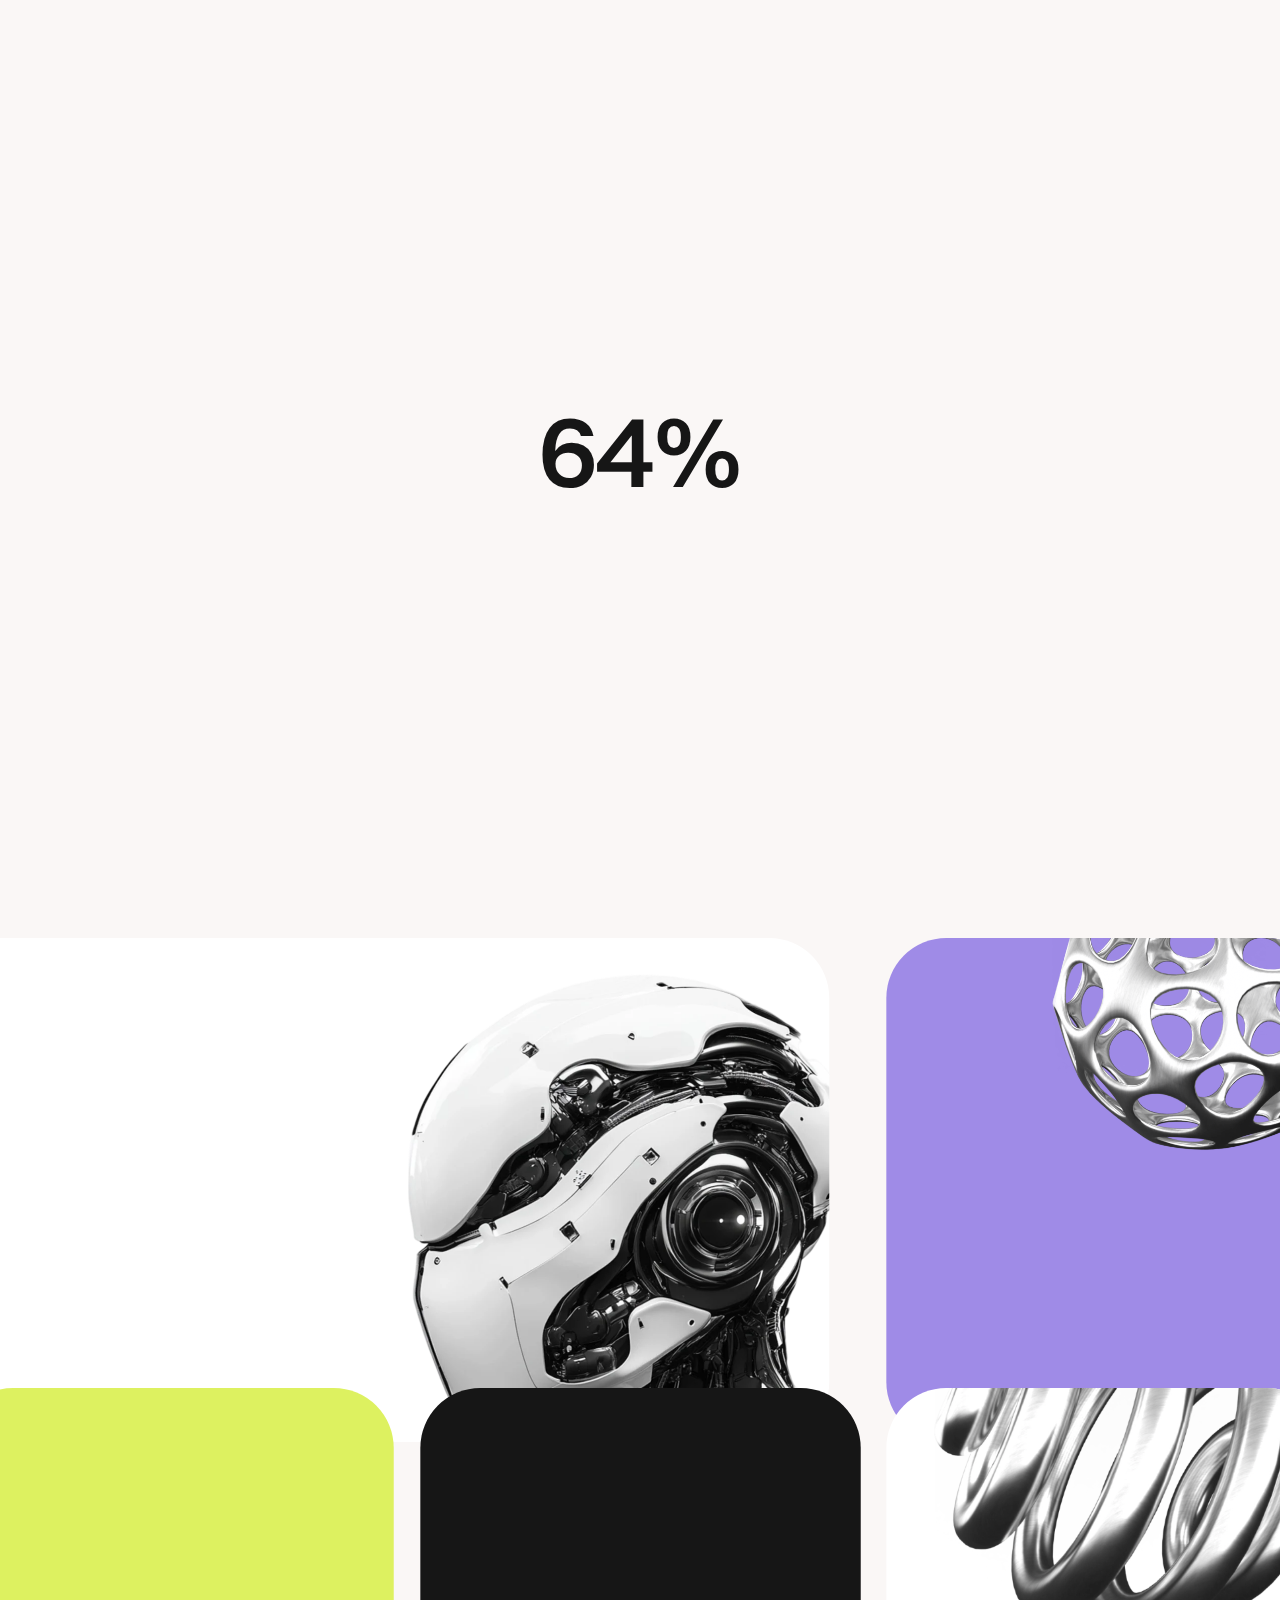
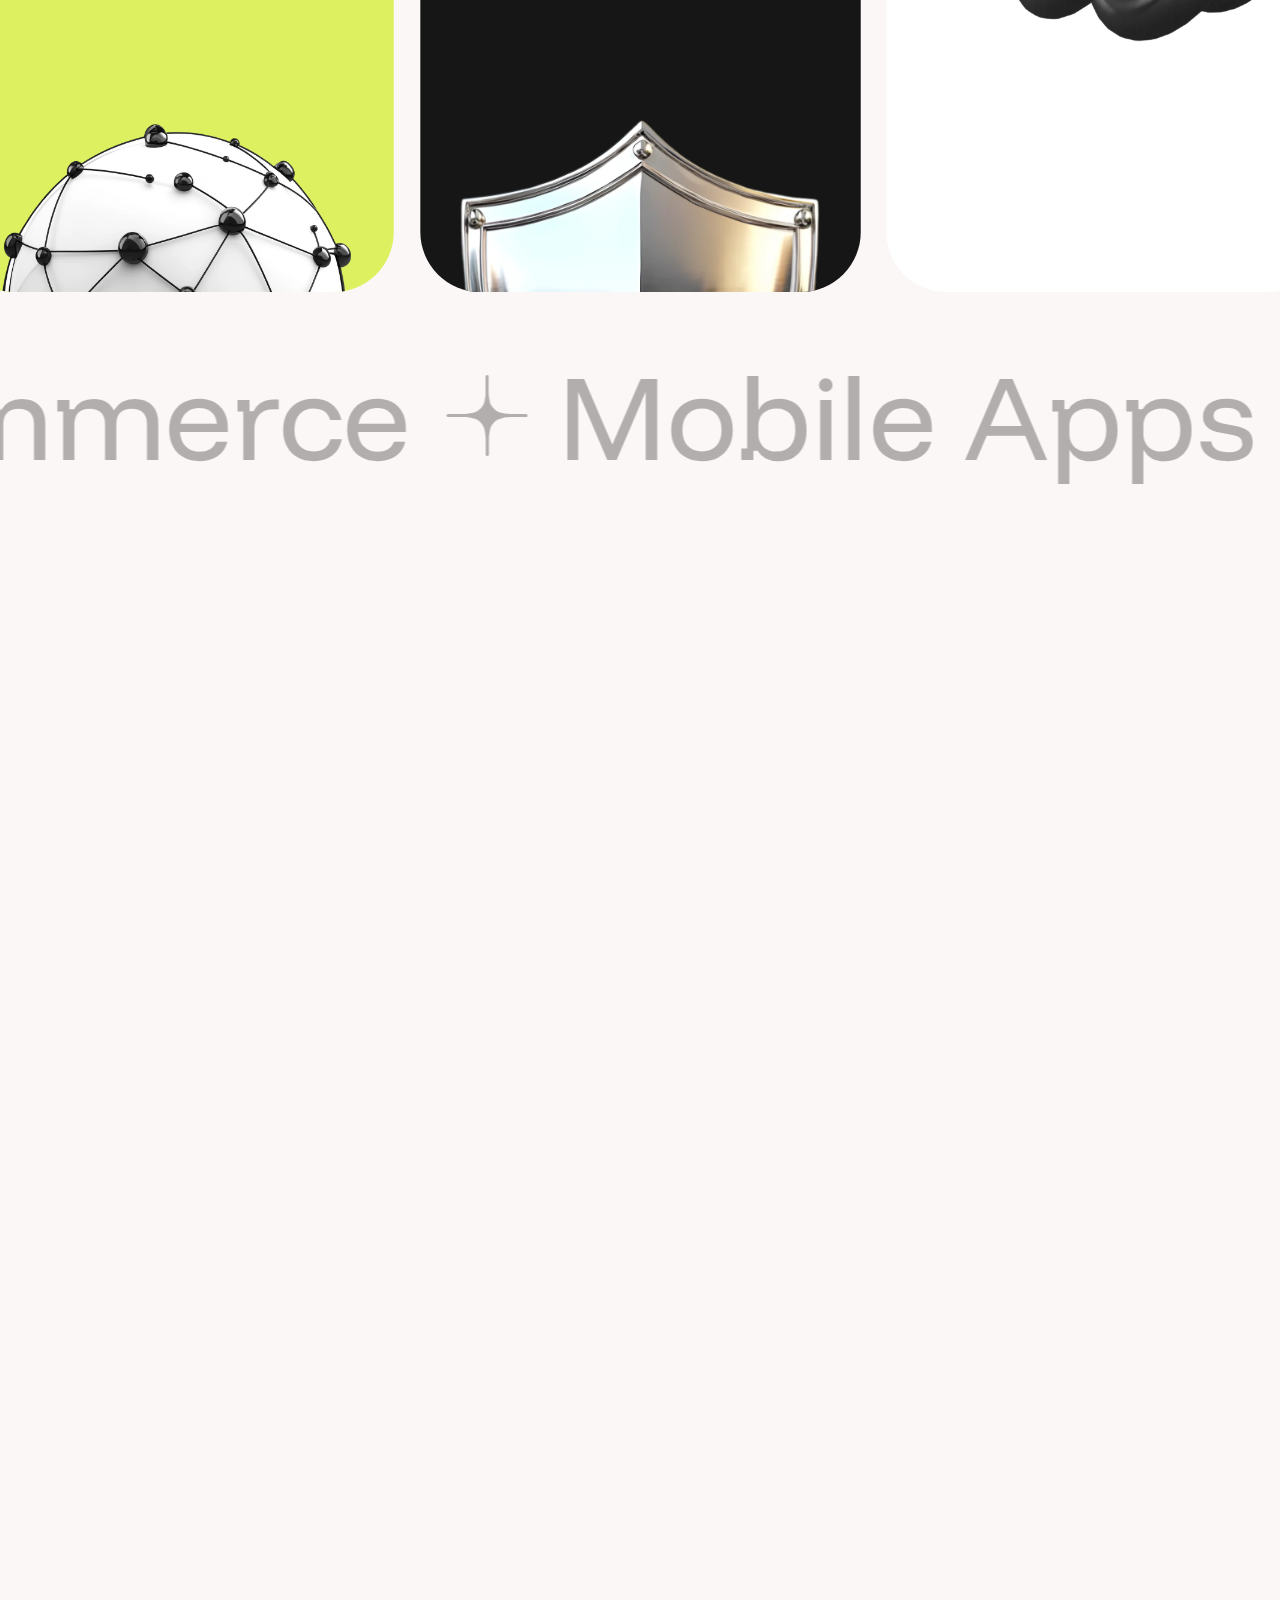
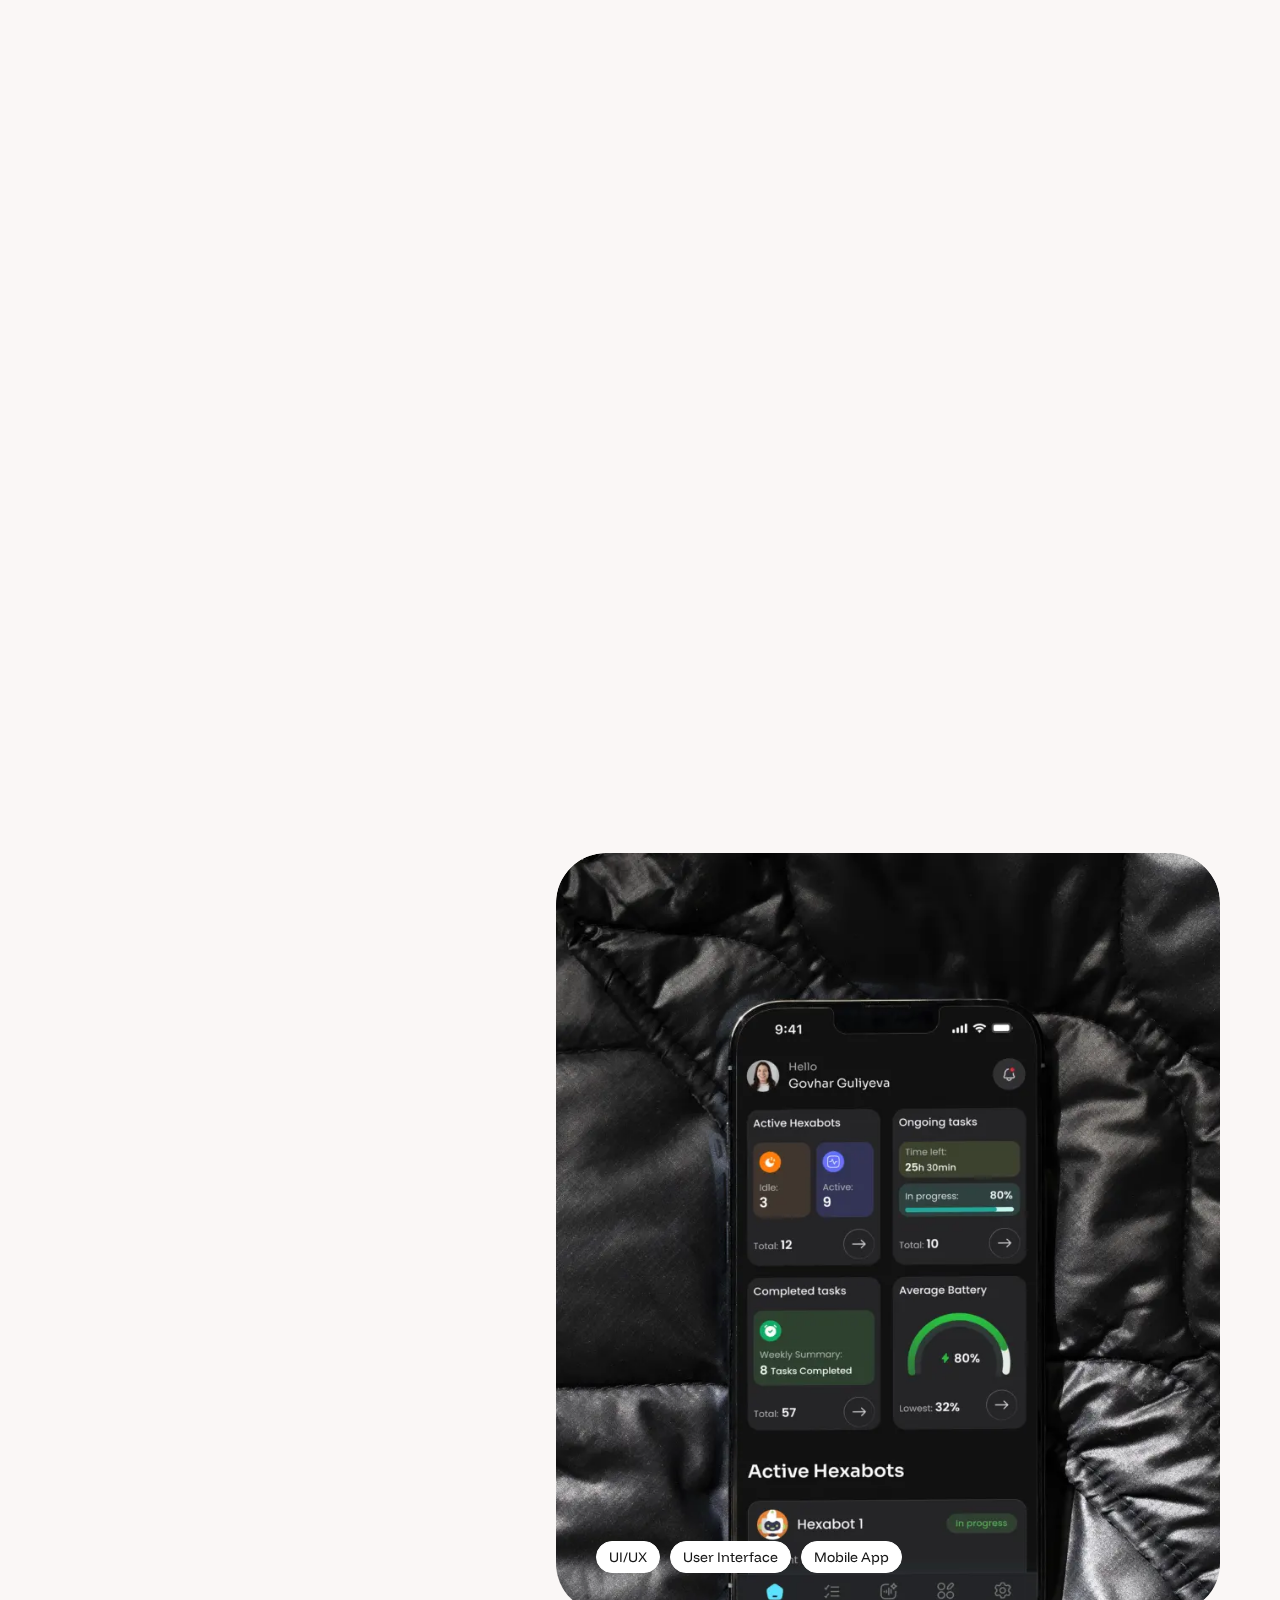
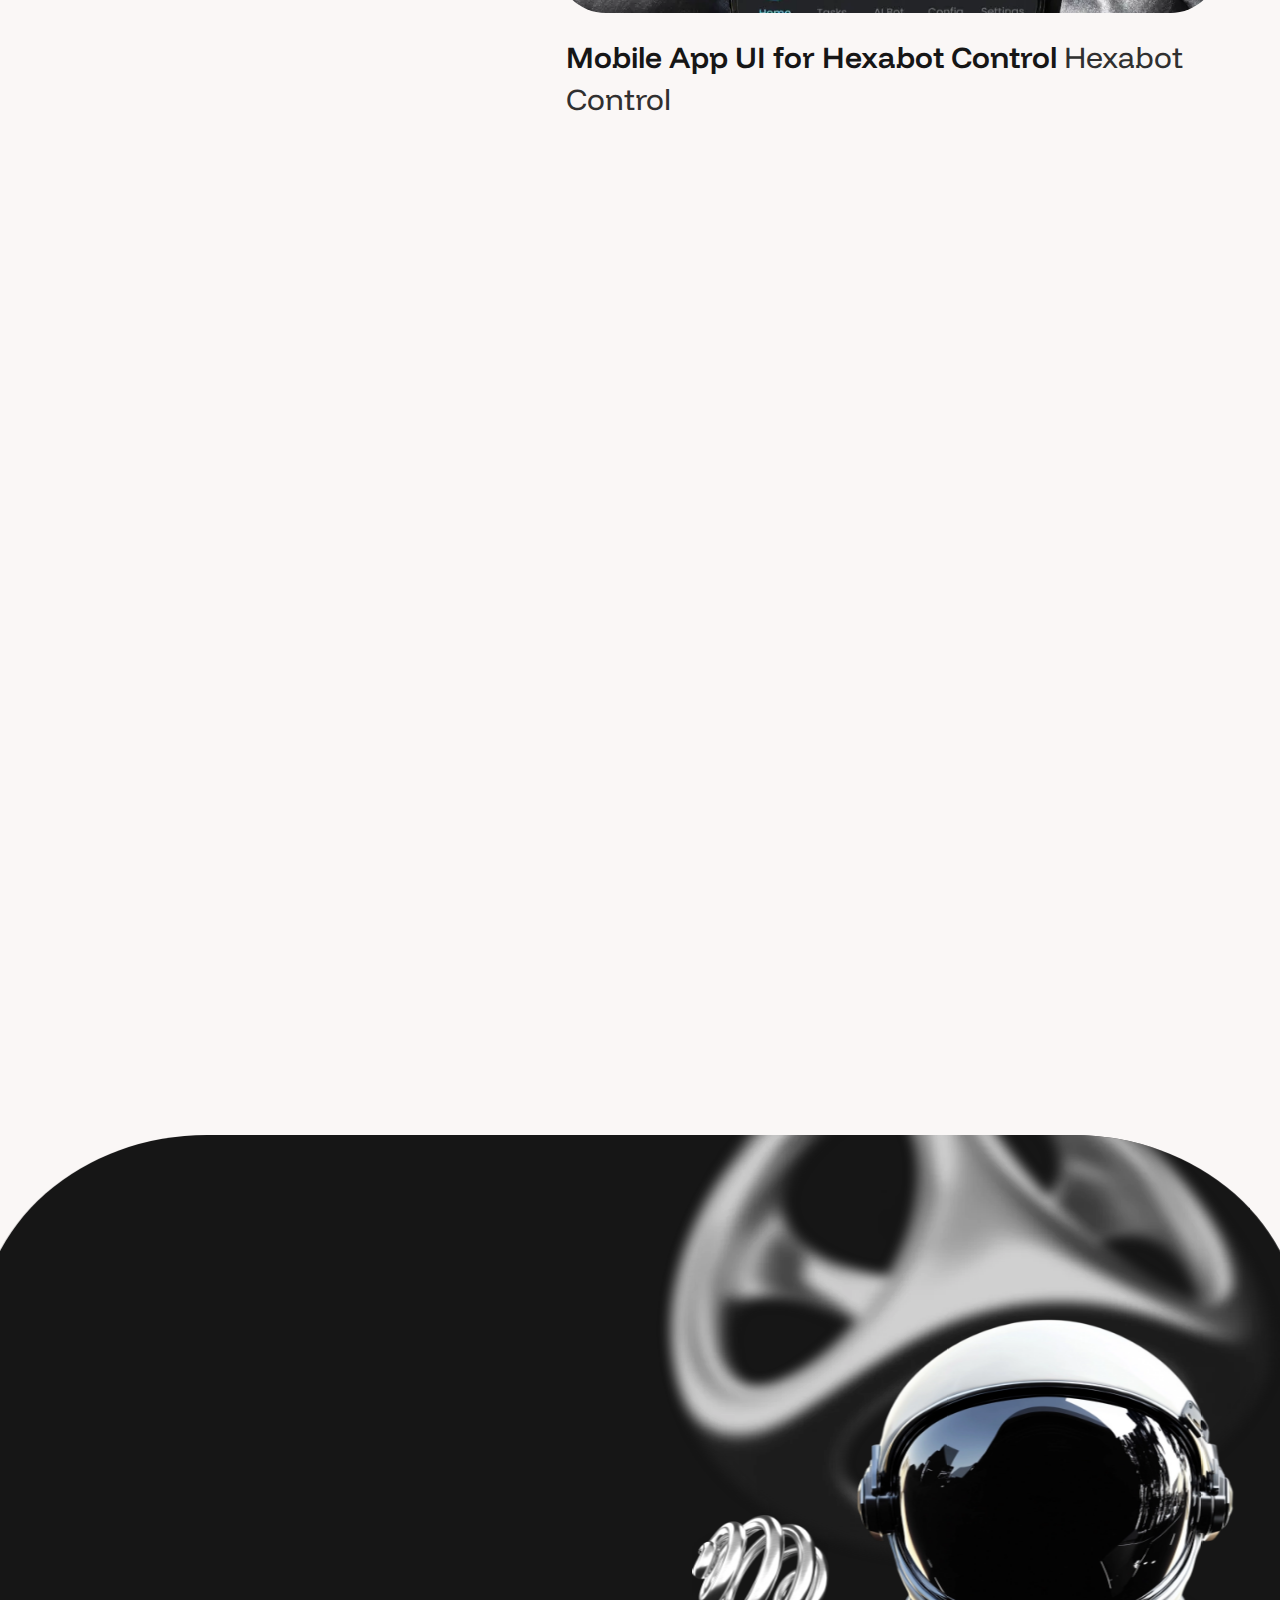
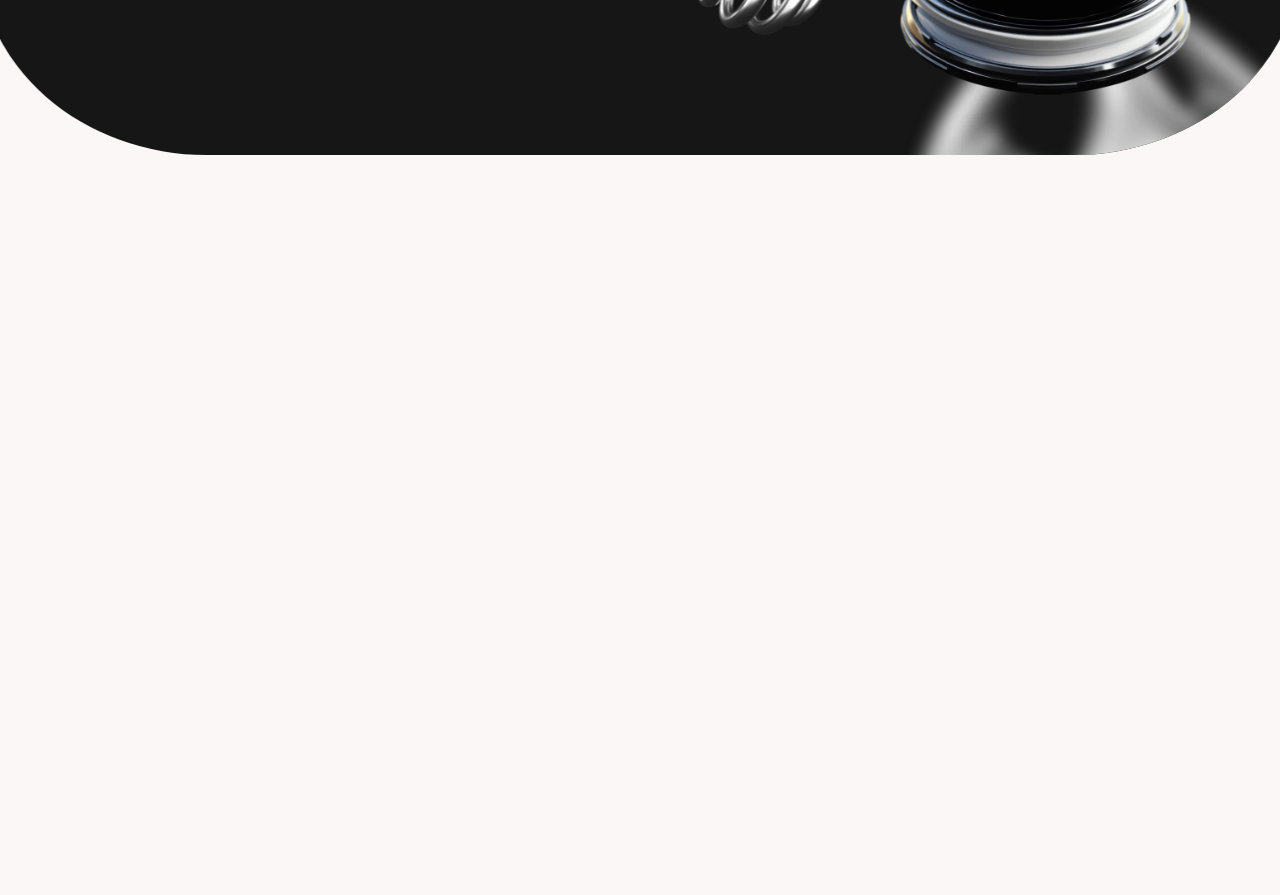
<file: index.html>
<!DOCTYPE html>
<html lang="en" dir="ltr">

<!-- Added by HTTrack -->
<meta http-equiv="content-type" content="text/html;charset=utf-8" /><!-- /Added by HTTrack -->

<head>
  <meta charset="UTF-8">

  <!-- Page Title -->
  <title>Rufat Rashidov Website</title>

  <!-- Meta Tags -->
  <meta name="description" content="Rufat Rashidov Website">
  <meta name="keywords" content="rufatrashidov, resume, portfolio, personal page, cv,">
  <meta name="author" content="mix_design">

  <!-- Viewport Meta-->
  <meta http-equiv="X-UA-Compatible" content="IE=edge">
  <meta name="viewport" content="width=device-width, initial-scale=1, maximum-scale=1">

  <!-- Template Favicon & Icons Start -->
  <link rel="icon" href="img/favicon/favicon.ico" sizes="any">
  <link rel="icon" href="img/favicon/icon.svg" type="image/svg+xml">
  <link rel=" " href="img/favicon/ .png">
  <link rel="manifest" href="img/favicon/manifest.webmanifest">
  <!-- Template Favicon & Icons End -->

  <!-- Facebook Metadata Start -->
  <meta property="og:image:height" content="1200">
  <meta property="og:image:width" content="1200">
  <meta property="og:title" content="Rufat Rashidov Website">
  <meta property="og:description" content="Rufat Rashidov Website">
  <meta property="og:image" content="img/og-image.html">
  <!-- Facebook Metadata End -->

  <!-- Template Styles Start -->
  <link rel="stylesheet" type="text/css" href="css/loaders/loader.min.css">
  <link rel="stylesheet" type="text/css" href="css/plugins.min.css">
  <link rel="stylesheet" type="text/css" href="css/main.min.css">
  <!-- Template Styles End -->

  <!-- Custom Browser Color Start -->
  <meta name="theme-color" media="(prefers-color-scheme: light)" content="#FAF7F6">
  <meta name="theme-color" media="(prefers-color-scheme: dark)" content="#161616">
  <meta name="msapplication-navbutton-color" content="#161616">
  <meta name="mobile-web-app-capable" content="yes">
  <meta name="apple-mobile-web-app-status-bar-style" content="black-translucent">
  <!-- Custom Browser Color End -->

</head>

<body>

  <!-- Loader Start -->
  <div id="loader" class="loader">
    <div class="loader__wrapper">
      <div class="loader__content">
        <div class="loader__count">
          <span class="count__text">0</span>
          <span class="count__percent">%</span>
        </div>
      </div>
    </div>
  </div>
  <!-- Loader End -->

  <!-- Menu & Menu Hamburger Start -->
  <nav class="mxd-nav__wrap" data-lenis-prevent="">

    <!-- Hamburger Start -->
    <div class="mxd-nav__contain loading__fade">
      <a href="#0" class="mxd-nav__hamburger">
        <!-- flip element -->
        <div class="hamburger__base"></div>
        <div class="hamburger__line"></div>
        <div class="hamburger__line"></div>
      </a>
    </div>
    <!-- Hamburger End -->

    <!-- Main Navigation Start -->
    <div class="mxd-menu__wrapper">
      <!-- background active layer -->
      <div class="mxd-menu__base"></div>
      <!-- menu container -->
      <div class="mxd-menu__contain">
        <div class="mxd-menu__inner">
          <!-- left side -->
          <div class="mxd-menu__left">
            <p class="mxd-menu__caption menu-fade-in">🎨 Innovative design<br>and cutting-edge development</p>
            <div class="main-menu">
              <nav class="main-menu__content">
                <ul id="main-menu" class="main-menu__accordion">
                  <li class="main-menu__item">
                    <a class="main-menu__link btn btn-anim" href="index.html">
                      <span class="btn-caption">Home Page</span>
                    </a>
                  </li>
                  <li class="main-menu__item">
                    <a class="main-menu__link btn btn-anim" href="about.html">
                      <span class="btn-caption">About</span>
                    </a>
                  </li>
                  <li class="main-menu__item">
                    <a class="main-menu__link btn btn-anim" href="services.html">
                      <span class="btn-caption">Services</span>
                    </a>
                  </li>
                  <li class="main-menu__item">
                    <a class="main-menu__link btn btn-anim" href="works.html">
                      <span class="btn-caption">Works</span>
                    </a>
                  </li>
                  <li class="main-menu__item">
                    <a class="main-menu__link btn btn-anim" href="contact.html">
                      <span class="btn-caption">Contact</span>
                    </a>
                  </li>
                </ul>
              </nav>
            </div>
          </div>
          <!-- right side -->
          <div class="mxd-menu__right">
            <div class="menu-promo">
              <div class="menu-promo__content">
                <p class="menu-promo__caption menu-fade-in">👋 Nice to see you!<br>
                  I'm Rufat Rashidov — a digital creative blending code and design.</p>
                <div class="menu-promo__video">
                  <video class="menu-video" id="inner-video" preload="auto" autoplay="autoplay" loop="loop"
                    muted="muted" poster="video/1920x1080_video-07.webp">
                    <source type="video/mp4" src="video/1920x1080_video-07.mp4">
                    <source type="video/webm" src="1920x1080_video-07.webm">
                    <source type="video/ogv" src="1920x1080_video-07.ogv">
                  </video>
                </div>
              </div>
            </div>
          </div>
        </div>
      </div>
    </div>
    <!-- Main Navigation End -->

  </nav>
  <!-- Menu & Menu Hamburger End -->

  <!-- Header Start -->
  <header id="header" class="mxd-header">
    <!-- header logo -->
    <div class="mxd-header__logo loading__fade">
      <a href="index.html" class="mxd-logo">
        <!-- logo text -->
        <span class="mxd-logo__text">Rufat<br>Rashidov</span>
      </a>
    </div>
    <!-- header controls -->
    <div class="mxd-header__controls loading__fade">
      <button id="color-switcher" class="mxd-color-switcher" type="button" role="switch" aria-label="light/dark mode"
        aria-checked="true"></button>
      <a class="btn btn-anim btn-default btn-mobile-icon btn-outline slide-right-up" href="contact.html">
        <span class="btn-caption">Say Hello</span>
        <i class="ph-bold ph-arrow-up-right"></i>
      </a>
    </div>
  </header>
  <!-- Header End -->

  <!-- Page Content Start -->
  <main id="mxd-page-content" class="mxd-page-content">

    <!-- Hero Section Start -->
    <div class="mxd-section mxd-hero-section mxd-hero-fullheight">
      <div class="mxd-hero-01">
        <div class="mxd-hero-01__wrap loading-wrap">
          <!-- top group -->
          <div class="mxd-hero-01__top">
            <div class="mxd-hero-01__title-wrap">
              <!-- title images -->
              <div class="mxd-hero-01__images mxd-floating-img loading__fade">
                <div class="hero-01-image image-01 mxd-floating-img__item">
                  <img class="mxd-pulse" src="img/hero/01_hero-img.webp" alt="Hero Image">
                </div>
                <div class="hero-01-image image-02 mxd-floating-img__item">
                  <img class="mxd-move" src="img/hero/02_hero-img.webp" alt="Hero Image">
                </div>
                <div class="hero-01-image image-03 mxd-floating-img__item">
                  <img class="mxd-rotate" src="img/hero/03_hero-img.webp" alt="Hero Image">
                </div>
              </div>
              <!-- title marquee -->
              <div class="mxd-hero-01__marquee loading__item">
                <div class="marquee marquee-right--gsap">
                  <div class="marquee__toright marquee-flex">
                    <!-- single item -->
                    <div class="marquee__item item-regular text">
                      <p>tech</p>
                      <svg version="1.1" xmlns="http://www.w3.org/2000/svg" viewBox="0 0 80 80" fill="currentColor">
                        <path fill="currentColor" d="M78.4,38.4c0,0-11.8,0-15.8,0c-1.6,0-4.8-0.2-7.1-0.8c-2.3-0.6-4.3-0.8-6.3-2.4c-2-1.2-3.5-3.2-4.7-4.8
                            c-1.2-1.6-1.6-3.6-2-5.5c-0.3-1.5-0.7-4.3-0.8-5.9c-0.2-4.3,0-17.4,0-17.4C41.8,0.8,41,0,40.2,0s-1.6,0.8-1.6,1.6c0,0,0,13.1,0,17.4
                            c0,1.6-0.6,4.3-0.8,5.9c-0.3,2-0.8,4-2,5.5c-1.2,2-2.8,3.6-4.7,4.8s-4,1.8-6.3,2.4c-1.9,0.5-4.7,0.6-6.7,0.8c-3.9,0.4-16.6,0-16.6,0
                            C0.8,38.4,0,39.2,0,40c0,0.8,0.8,1.6,1.6,1.6c0,0,12.2,0,16.6,0c1.6,0,4.8,0.3,6.7,0.8c2.3,0.6,4.3,0.8,6.3,2.4
                            c1.6,1.2,3.2,2.8,4.3,4.4c1.2,2,2.1,3.9,2.4,6.3c0.2,1.7,0.7,4.7,0.8,6.7c0.2,4,0,16.2,0,16.2c0,0.8,0.8,1.6,1.6,1.6
                            s1.6-0.8,1.6-1.6c0,0,0-12.3,0-16.2c0-1.6,0.5-5.1,0.8-6.7c0.5-2.3,0.8-4.4,2.4-6.3c1.2-1.6,2.8-3.2,4.3-4.4c2-1.2,3.9-2,6.3-2.4
                            c1.8-0.3,5.1-0.7,7.1-0.8c3.5-0.2,15.8,0,15.8,0c0.8,0,1.6-0.8,1.6-1.6C80,39.2,79.2,38.4,78.4,38.4C78.4,38.4,78.4,38.4,78.4,38.4z
                            " />
                      </svg>
                      <!-- <img class="inject-me" src="img/icons/20x20-rayo-star.svg" alt="Divider Icon"> -->
                    </div>
                    <!-- single item -->
                    <div class="marquee__item item-regular text">
                      <p>tech</p>
                      <svg version="1.1" xmlns="http://www.w3.org/2000/svg" viewBox="0 0 80 80" fill="currentColor">
                        <path fill="currentColor" d="M78.4,38.4c0,0-11.8,0-15.8,0c-1.6,0-4.8-0.2-7.1-0.8c-2.3-0.6-4.3-0.8-6.3-2.4c-2-1.2-3.5-3.2-4.7-4.8
                            c-1.2-1.6-1.6-3.6-2-5.5c-0.3-1.5-0.7-4.3-0.8-5.9c-0.2-4.3,0-17.4,0-17.4C41.8,0.8,41,0,40.2,0s-1.6,0.8-1.6,1.6c0,0,0,13.1,0,17.4
                            c0,1.6-0.6,4.3-0.8,5.9c-0.3,2-0.8,4-2,5.5c-1.2,2-2.8,3.6-4.7,4.8s-4,1.8-6.3,2.4c-1.9,0.5-4.7,0.6-6.7,0.8c-3.9,0.4-16.6,0-16.6,0
                            C0.8,38.4,0,39.2,0,40c0,0.8,0.8,1.6,1.6,1.6c0,0,12.2,0,16.6,0c1.6,0,4.8,0.3,6.7,0.8c2.3,0.6,4.3,0.8,6.3,2.4
                            c1.6,1.2,3.2,2.8,4.3,4.4c1.2,2,2.1,3.9,2.4,6.3c0.2,1.7,0.7,4.7,0.8,6.7c0.2,4,0,16.2,0,16.2c0,0.8,0.8,1.6,1.6,1.6
                            s1.6-0.8,1.6-1.6c0,0,0-12.3,0-16.2c0-1.6,0.5-5.1,0.8-6.7c0.5-2.3,0.8-4.4,2.4-6.3c1.2-1.6,2.8-3.2,4.3-4.4c2-1.2,3.9-2,6.3-2.4
                            c1.8-0.3,5.1-0.7,7.1-0.8c3.5-0.2,15.8,0,15.8,0c0.8,0,1.6-0.8,1.6-1.6C80,39.2,79.2,38.4,78.4,38.4C78.4,38.4,78.4,38.4,78.4,38.4z
                            " />
                      </svg>
                      <!-- <img class="inject-me" src="img/icons/20x20-rayo-star.svg" alt="Divider Icon"> -->
                    </div>
                    <!-- single item -->
                    <div class="marquee__item item-regular text">
                      <p>tech</p>
                      <svg version="1.1" xmlns="http://www.w3.org/2000/svg" viewBox="0 0 80 80" fill="currentColor">
                        <path fill="currentColor" d="M78.4,38.4c0,0-11.8,0-15.8,0c-1.6,0-4.8-0.2-7.1-0.8c-2.3-0.6-4.3-0.8-6.3-2.4c-2-1.2-3.5-3.2-4.7-4.8
                            c-1.2-1.6-1.6-3.6-2-5.5c-0.3-1.5-0.7-4.3-0.8-5.9c-0.2-4.3,0-17.4,0-17.4C41.8,0.8,41,0,40.2,0s-1.6,0.8-1.6,1.6c0,0,0,13.1,0,17.4
                            c0,1.6-0.6,4.3-0.8,5.9c-0.3,2-0.8,4-2,5.5c-1.2,2-2.8,3.6-4.7,4.8s-4,1.8-6.3,2.4c-1.9,0.5-4.7,0.6-6.7,0.8c-3.9,0.4-16.6,0-16.6,0
                            C0.8,38.4,0,39.2,0,40c0,0.8,0.8,1.6,1.6,1.6c0,0,12.2,0,16.6,0c1.6,0,4.8,0.3,6.7,0.8c2.3,0.6,4.3,0.8,6.3,2.4
                            c1.6,1.2,3.2,2.8,4.3,4.4c1.2,2,2.1,3.9,2.4,6.3c0.2,1.7,0.7,4.7,0.8,6.7c0.2,4,0,16.2,0,16.2c0,0.8,0.8,1.6,1.6,1.6
                            s1.6-0.8,1.6-1.6c0,0,0-12.3,0-16.2c0-1.6,0.5-5.1,0.8-6.7c0.5-2.3,0.8-4.4,2.4-6.3c1.2-1.6,2.8-3.2,4.3-4.4c2-1.2,3.9-2,6.3-2.4
                            c1.8-0.3,5.1-0.7,7.1-0.8c3.5-0.2,15.8,0,15.8,0c0.8,0,1.6-0.8,1.6-1.6C80,39.2,79.2,38.4,78.4,38.4C78.4,38.4,78.4,38.4,78.4,38.4z
                            " />
                      </svg>
                      <!-- <img class="inject-me" src="img/icons/20x20-rayo-star.svg" alt="Divider Icon"> -->
                    </div>
                    <!-- single item -->
                    <div class="marquee__item item-regular text">
                      <p>tech</p>
                      <svg version="1.1" xmlns="http://www.w3.org/2000/svg" viewBox="0 0 80 80" fill="currentColor">
                        <path fill="currentColor" d="M78.4,38.4c0,0-11.8,0-15.8,0c-1.6,0-4.8-0.2-7.1-0.8c-2.3-0.6-4.3-0.8-6.3-2.4c-2-1.2-3.5-3.2-4.7-4.8
                            c-1.2-1.6-1.6-3.6-2-5.5c-0.3-1.5-0.7-4.3-0.8-5.9c-0.2-4.3,0-17.4,0-17.4C41.8,0.8,41,0,40.2,0s-1.6,0.8-1.6,1.6c0,0,0,13.1,0,17.4
                            c0,1.6-0.6,4.3-0.8,5.9c-0.3,2-0.8,4-2,5.5c-1.2,2-2.8,3.6-4.7,4.8s-4,1.8-6.3,2.4c-1.9,0.5-4.7,0.6-6.7,0.8c-3.9,0.4-16.6,0-16.6,0
                            C0.8,38.4,0,39.2,0,40c0,0.8,0.8,1.6,1.6,1.6c0,0,12.2,0,16.6,0c1.6,0,4.8,0.3,6.7,0.8c2.3,0.6,4.3,0.8,6.3,2.4
                            c1.6,1.2,3.2,2.8,4.3,4.4c1.2,2,2.1,3.9,2.4,6.3c0.2,1.7,0.7,4.7,0.8,6.7c0.2,4,0,16.2,0,16.2c0,0.8,0.8,1.6,1.6,1.6
                            s1.6-0.8,1.6-1.6c0,0,0-12.3,0-16.2c0-1.6,0.5-5.1,0.8-6.7c0.5-2.3,0.8-4.4,2.4-6.3c1.2-1.6,2.8-3.2,4.3-4.4c2-1.2,3.9-2,6.3-2.4
                            c1.8-0.3,5.1-0.7,7.1-0.8c3.5-0.2,15.8,0,15.8,0c0.8,0,1.6-0.8,1.6-1.6C80,39.2,79.2,38.4,78.4,38.4C78.4,38.4,78.4,38.4,78.4,38.4z
                            " />
                      </svg>
                      <!-- <img class="inject-me" src="img/icons/20x20-rayo-star.svg" alt="Divider Icon"> -->
                    </div>
                    <!-- single item -->
                    <div class="marquee__item item-regular text">
                      <p>tech</p>
                      <svg version="1.1" xmlns="http://www.w3.org/2000/svg" viewBox="0 0 80 80" fill="currentColor">
                        <path fill="currentColor" d="M78.4,38.4c0,0-11.8,0-15.8,0c-1.6,0-4.8-0.2-7.1-0.8c-2.3-0.6-4.3-0.8-6.3-2.4c-2-1.2-3.5-3.2-4.7-4.8
                            c-1.2-1.6-1.6-3.6-2-5.5c-0.3-1.5-0.7-4.3-0.8-5.9c-0.2-4.3,0-17.4,0-17.4C41.8,0.8,41,0,40.2,0s-1.6,0.8-1.6,1.6c0,0,0,13.1,0,17.4
                            c0,1.6-0.6,4.3-0.8,5.9c-0.3,2-0.8,4-2,5.5c-1.2,2-2.8,3.6-4.7,4.8s-4,1.8-6.3,2.4c-1.9,0.5-4.7,0.6-6.7,0.8c-3.9,0.4-16.6,0-16.6,0
                            C0.8,38.4,0,39.2,0,40c0,0.8,0.8,1.6,1.6,1.6c0,0,12.2,0,16.6,0c1.6,0,4.8,0.3,6.7,0.8c2.3,0.6,4.3,0.8,6.3,2.4
                            c1.6,1.2,3.2,2.8,4.3,4.4c1.2,2,2.1,3.9,2.4,6.3c0.2,1.7,0.7,4.7,0.8,6.7c0.2,4,0,16.2,0,16.2c0,0.8,0.8,1.6,1.6,1.6
                            s1.6-0.8,1.6-1.6c0,0,0-12.3,0-16.2c0-1.6,0.5-5.1,0.8-6.7c0.5-2.3,0.8-4.4,2.4-6.3c1.2-1.6,2.8-3.2,4.3-4.4c2-1.2,3.9-2,6.3-2.4
                            c1.8-0.3,5.1-0.7,7.1-0.8c3.5-0.2,15.8,0,15.8,0c0.8,0,1.6-0.8,1.6-1.6C80,39.2,79.2,38.4,78.4,38.4C78.4,38.4,78.4,38.4,78.4,38.4z
                            " />
                      </svg>
                      <!-- <img class="inject-me" src="img/icons/20x20-rayo-star.svg" alt="Divider Icon"> -->
                    </div>
                    <!-- single item -->
                    <div class="marquee__item item-regular text">
                      <p>tech</p>
                      <svg version="1.1" xmlns="http://www.w3.org/2000/svg" viewBox="0 0 80 80" fill="currentColor">
                        <path fill="currentColor" d="M78.4,38.4c0,0-11.8,0-15.8,0c-1.6,0-4.8-0.2-7.1-0.8c-2.3-0.6-4.3-0.8-6.3-2.4c-2-1.2-3.5-3.2-4.7-4.8
                            c-1.2-1.6-1.6-3.6-2-5.5c-0.3-1.5-0.7-4.3-0.8-5.9c-0.2-4.3,0-17.4,0-17.4C41.8,0.8,41,0,40.2,0s-1.6,0.8-1.6,1.6c0,0,0,13.1,0,17.4
                            c0,1.6-0.6,4.3-0.8,5.9c-0.3,2-0.8,4-2,5.5c-1.2,2-2.8,3.6-4.7,4.8s-4,1.8-6.3,2.4c-1.9,0.5-4.7,0.6-6.7,0.8c-3.9,0.4-16.6,0-16.6,0
                            C0.8,38.4,0,39.2,0,40c0,0.8,0.8,1.6,1.6,1.6c0,0,12.2,0,16.6,0c1.6,0,4.8,0.3,6.7,0.8c2.3,0.6,4.3,0.8,6.3,2.4
                            c1.6,1.2,3.2,2.8,4.3,4.4c1.2,2,2.1,3.9,2.4,6.3c0.2,1.7,0.7,4.7,0.8,6.7c0.2,4,0,16.2,0,16.2c0,0.8,0.8,1.6,1.6,1.6
                            s1.6-0.8,1.6-1.6c0,0,0-12.3,0-16.2c0-1.6,0.5-5.1,0.8-6.7c0.5-2.3,0.8-4.4,2.4-6.3c1.2-1.6,2.8-3.2,4.3-4.4c2-1.2,3.9-2,6.3-2.4
                            c1.8-0.3,5.1-0.7,7.1-0.8c3.5-0.2,15.8,0,15.8,0c0.8,0,1.6-0.8,1.6-1.6C80,39.2,79.2,38.4,78.4,38.4C78.4,38.4,78.4,38.4,78.4,38.4z
                            " />
                      </svg>
                      <!-- <img class="inject-me" src="img/icons/20x20-rayo-star.svg" alt="Divider Icon"> -->
                    </div>
                  </div>
                </div>
              </div>
              <!-- title text -->
              <h1 class="hero-01-title">
                <span class="hero-01-title__row loading__item">
                  <em class="hero-01-title__item">Design,</em>
                  <em class="hero-01-title__item title-item-transparent">tech</em>
                </span>
                <span class="hero-01-title__row loading__item">
                  <em class="hero-01-title__item title-item-image">
                    <svg xmlns="http://www.w3.org/2000/svg" version="1.1" viewBox="0 0 20 20">
                      <path
                        d="M19.6,9.6h-3.9c-.4,0-1.8-.2-1.8-.2-.6,0-1.1-.2-1.6-.6-.5-.3-.9-.8-1.2-1.2-.3-.4-.4-.9-.5-1.4,0,0,0-1.1-.2-1.5V.4c0-.2-.2-.4-.4-.4s-.4.2-.4.4v4.4c0,.4-.2,1.5-.2,1.5,0,.5-.2,1-.5,1.4-.3.5-.7.9-1.2,1.2s-1,.5-1.6.6c0,0-1.2,0-1.7.2H.4c-.2,0-.4.2-.4.4s.2.4.4.4h4.1c.4,0,1.7.2,1.7.2.6,0,1.1.2,1.6.6.4.3.8.7,1.1,1.1.3.5.5,1,.6,1.6,0,0,0,1.3.2,1.7v4.1c0,.2.2.4.4.4s.4-.2.4-.4v-4.1c0-.4.2-1.7.2-1.7,0-.6.2-1.1.6-1.6.3-.4.7-.8,1.1-1.1.5-.3,1-.5,1.6-.6,0,0,1.3,0,1.8-.2h3.9c.2,0,.4-.2.4-.4s-.2-.4-.4-.4h0Z" />
                    </svg>
                    <!-- <img class="inject-me" src="img/icons/20x20-rayo-star.svg" alt="Divider Icon"> -->
                  </em>
                  <em class="hero-01-title__item">and some magic</em>
                </span>
              </h1>
            </div>
          </div>
          <!-- bottom group -->

        </div>
      </div>
    </div>
    <!-- Hero Section End -->

    <!-- Section - Services Cards Start -->
    <div class="mxd-section overflow-hidden padding-pre-title">
      <div class="mxd-container grid-container">

        <!-- Block - Services Cards #02 Start -->
        <div class="mxd-block">
          <div class="mxd-services-cards-s">
            <div class="container-fluid px-0">
              <div class="row gx-0">
                <!-- item -->
                <div class="col-12 col-xl-8 mxd-services-cards-s__item mxd-grid-item anim-uni-scale-in-right">
                  <div class="mxd-services-cards-s__inner justify-between bg-base-tint radius-l padding-4">
                    <div class="mxd-services-cards-s__title">
                      <h3 class="anim-uni-in-up">AI-powered<br>solutions</h3>
                    </div>
                    <div class="mxd-services-cards-s__info width-50">
                      <div class="mxd-services-cards-s__tags">
                        <span class="tag tag-default tag-outline anim-uni-in-up">UI Design</span>
                        <span class="tag tag-default tag-outline anim-uni-in-up">UX Design</span>
                        <span class="tag tag-default tag-outline anim-uni-in-up">Web design</span>
                      </div>
                      <p class="anim-uni-in-up">User behavior analysis, micro-animation techniques, and digital
                        accessibility standards.</p>
                    </div>
                    <div class="mxd-services-cards-s__image image-right">
                      <img src="img/illustrations/1200x1200_service-image-01.webp" alt="Illustration">
                    </div>
                  </div>
                </div>
                <!-- item -->
                <div class="col-12 col-xl-4 mxd-services-cards-s__item mxd-grid-item anim-uni-scale-in-left">
                  <div class="mxd-services-cards-s__inner justify-end bg-accent radius-l padding-4">
                    <div class="mxd-services-cards-s__title">
                      <h3 class="opposite anim-uni-in-up">Fintech</h3>
                    </div>
                    <div class="mxd-services-cards-s__info">
                      <div class="mxd-services-cards-s__tags">
                        <span class="tag tag-default tag-outline-opposite anim-uni-in-up">UX/UI Design</span>
                        <span class="tag tag-default tag-outline-opposite anim-uni-in-up">Frontend</span>
                        <span class="tag tag-default tag-outline-opposite anim-uni-in-up">Backend</span>
                      </div>
                      <p class="t-opposite anim-uni-in-up">Innovative financial solutions, from digital banking to
                        payment
                        processing and investment platforms.</p>
                    </div>
                    <div class="mxd-services-cards-s__image image-top-right">
                      <img class="mxd-move" src="img/illustrations/1200x1200_service-image-02.webp" alt="Illustration">
                    </div>
                  </div>
                </div>
                <!-- item -->
                <div class="col-12 col-xl-4 mxd-services-cards-s__item mxd-grid-item anim-uni-scale-in-right">
                  <div class="mxd-services-cards-s__inner bg-additional radius-l padding-4">
                    <div class="mxd-services-cards-s__title">
                      <h3 class="anim-uni-in-up">UX Design</h3>
                    </div>
                    <div class="mxd-services-cards-s__info">
                      <div class="mxd-services-cards-s__tags">
                        <span class="tag tag-default tag-outline anim-uni-in-up">Research</span>
                        <span class="tag tag-default tag-outline anim-uni-in-up">Design Thinking</span>
                        <span class="tag tag-default tag-outline anim-uni-in-up">Interaction</span>
                      </div>
                      <p class="t-bright anim-uni-in-up">Passionate about creating intuitive and impactful digital
                        experiences through UX design.</p>
                    </div>
                    <div class="mxd-services-cards-s__image image-bottom">
                      <img class="mxd-rotate-slow" src="img/illustrations/1200x1200_service-image-03.webp"
                        alt="Illustration">
                    </div>
                  </div>
                </div>
                <!-- item -->
                <div class="col-12 col-xl-4 mxd-services-cards-s__item mxd-grid-item anim-uni-scale-in">
                  <div class="mxd-services-cards-s__inner bg-base-opp radius-l padding-4">
                    <div class="mxd-services-cards-s__title">
                      <h3 class="opposite anim-uni-in-up">Brand identity</h3>
                    </div>
                    <div class="mxd-services-cards-s__info">
                      <div class="mxd-services-cards-s__tags">
                        <span class="tag tag-default tag-outline-opposite anim-uni-in-up">Brand strategy</span>
                        <span class="tag tag-default tag-outline-opposite anim-uni-in-up">Logo design</span>
                        <span class="tag tag-default tag-outline-opposite anim-uni-in-up">Guidelines</span>
                      </div>
                      <p class="t-opposite anim-uni-in-up">We craft unique visual identities and ensure consistent brand
                        messaging across all touchpoints.</p>
                    </div>
                    <div class="mxd-services-cards-s__image image-bottom image-bottom-2">
                      <img src="img/illustrations/1200x1200_service-image-04.webp" alt="Illustration">
                    </div>
                  </div>
                </div>
                <!-- item -->
                <div class="col-12 col-xl-4 mxd-services-cards-s__item mxd-grid-item anim-uni-scale-in-left">
                  <div class="mxd-services-cards-s__inner justify-end bg-base-tint radius-l padding-4">
                    <div class="mxd-services-cards-s__title">
                      <h3 class="anim-uni-in-up">UI Design</h3>
                    </div>
                    <div class="mxd-services-cards-s__info">
                      <div class="mxd-services-cards-s__tags">
                        <span class="tag tag-default tag-outline anim-uni-in-up">Design System</span>
                        <span class="tag tag-default tag-outline anim-uni-in-up">Style Guide</span>
                        <span class="tag tag-default tag-outline anim-uni-in-up">Interface</span>
                      </div>
                      <p class="anim-uni-in-up">Crafting visually engaging and user-friendly interfaces through
                        thoughtful UI design.</p>
                    </div>
                    <div class="mxd-services-cards-s__image image-top mxd-top">
                      <img src="img/illustrations/cta-img-02.webp" alt="Illustration">
                    </div>
                  </div>
                </div>
              </div>
            </div>
          </div>
        </div>
        <!-- Block - Services Cards #02 End -->

      </div>
    </div>
    <!-- Section - Services Cards End -->

    <!-- Section - Marquee Text One Line Start -->
    <div class="mxd-section padding-mtext-pre-pinned">
      <div class="mxd-container fullwidth-container">

        <!-- Block - Marquee Text One Line Start -->
        <div class="mxd-block">
          <div class="marquee marquee-right--gsap muted-extra">
            <div class="marquee__toright">
              <!-- single item -->
              <div class="marquee__item one-line item-regular text">
                <p class="marquee__text">Design</p>
                <div class="marquee__image">
                  <svg version="1.1" xmlns="http://www.w3.org/2000/svg" viewBox="0 0 80 80" fill="currentColor">
                    <path fill="currentColor" d="M78.4,38.4c0,0-11.8,0-15.8,0c-1.6,0-4.8-0.2-7.1-0.8c-2.3-0.6-4.3-0.8-6.3-2.4c-2-1.2-3.5-3.2-4.7-4.8
                        c-1.2-1.6-1.6-3.6-2-5.5c-0.3-1.5-0.7-4.3-0.8-5.9c-0.2-4.3,0-17.4,0-17.4C41.8,0.8,41,0,40.2,0s-1.6,0.8-1.6,1.6c0,0,0,13.1,0,17.4
                        c0,1.6-0.6,4.3-0.8,5.9c-0.3,2-0.8,4-2,5.5c-1.2,2-2.8,3.6-4.7,4.8s-4,1.8-6.3,2.4c-1.9,0.5-4.7,0.6-6.7,0.8c-3.9,0.4-16.6,0-16.6,0
                        C0.8,38.4,0,39.2,0,40c0,0.8,0.8,1.6,1.6,1.6c0,0,12.2,0,16.6,0c1.6,0,4.8,0.3,6.7,0.8c2.3,0.6,4.3,0.8,6.3,2.4
                        c1.6,1.2,3.2,2.8,4.3,4.4c1.2,2,2.1,3.9,2.4,6.3c0.2,1.7,0.7,4.7,0.8,6.7c0.2,4,0,16.2,0,16.2c0,0.8,0.8,1.6,1.6,1.6
                        s1.6-0.8,1.6-1.6c0,0,0-12.3,0-16.2c0-1.6,0.5-5.1,0.8-6.7c0.5-2.3,0.8-4.4,2.4-6.3c1.2-1.6,2.8-3.2,4.3-4.4c2-1.2,3.9-2,6.3-2.4
                        c1.8-0.3,5.1-0.7,7.1-0.8c3.5-0.2,15.8,0,15.8,0c0.8,0,1.6-0.8,1.6-1.6C80,39.2,79.2,38.4,78.4,38.4C78.4,38.4,78.4,38.4,78.4,38.4z
                        " />
                  </svg>
                </div>
              </div>
              <!-- single item -->
              <div class="marquee__item one-line item-regular text">
                <p class="marquee__text">Development</p>
                <div class="marquee__image">
                  <svg version="1.1" xmlns="http://www.w3.org/2000/svg" viewBox="0 0 80 80" fill="currentColor">
                    <path fill="currentColor" d="M78.4,38.4c0,0-11.8,0-15.8,0c-1.6,0-4.8-0.2-7.1-0.8c-2.3-0.6-4.3-0.8-6.3-2.4c-2-1.2-3.5-3.2-4.7-4.8
                        c-1.2-1.6-1.6-3.6-2-5.5c-0.3-1.5-0.7-4.3-0.8-5.9c-0.2-4.3,0-17.4,0-17.4C41.8,0.8,41,0,40.2,0s-1.6,0.8-1.6,1.6c0,0,0,13.1,0,17.4
                        c0,1.6-0.6,4.3-0.8,5.9c-0.3,2-0.8,4-2,5.5c-1.2,2-2.8,3.6-4.7,4.8s-4,1.8-6.3,2.4c-1.9,0.5-4.7,0.6-6.7,0.8c-3.9,0.4-16.6,0-16.6,0
                        C0.8,38.4,0,39.2,0,40c0,0.8,0.8,1.6,1.6,1.6c0,0,12.2,0,16.6,0c1.6,0,4.8,0.3,6.7,0.8c2.3,0.6,4.3,0.8,6.3,2.4
                        c1.6,1.2,3.2,2.8,4.3,4.4c1.2,2,2.1,3.9,2.4,6.3c0.2,1.7,0.7,4.7,0.8,6.7c0.2,4,0,16.2,0,16.2c0,0.8,0.8,1.6,1.6,1.6
                        s1.6-0.8,1.6-1.6c0,0,0-12.3,0-16.2c0-1.6,0.5-5.1,0.8-6.7c0.5-2.3,0.8-4.4,2.4-6.3c1.2-1.6,2.8-3.2,4.3-4.4c2-1.2,3.9-2,6.3-2.4
                        c1.8-0.3,5.1-0.7,7.1-0.8c3.5-0.2,15.8,0,15.8,0c0.8,0,1.6-0.8,1.6-1.6C80,39.2,79.2,38.4,78.4,38.4C78.4,38.4,78.4,38.4,78.4,38.4z
                        " />
                  </svg>
                </div>
              </div>
              <!-- single item -->
              <div class="marquee__item one-line item-regular text">
                <p class="marquee__text">Branding</p>
                <div class="marquee__image">
                  <svg version="1.1" xmlns="http://www.w3.org/2000/svg" viewBox="0 0 80 80" fill="currentColor">
                    <path fill="currentColor" d="M78.4,38.4c0,0-11.8,0-15.8,0c-1.6,0-4.8-0.2-7.1-0.8c-2.3-0.6-4.3-0.8-6.3-2.4c-2-1.2-3.5-3.2-4.7-4.8
                        c-1.2-1.6-1.6-3.6-2-5.5c-0.3-1.5-0.7-4.3-0.8-5.9c-0.2-4.3,0-17.4,0-17.4C41.8,0.8,41,0,40.2,0s-1.6,0.8-1.6,1.6c0,0,0,13.1,0,17.4
                        c0,1.6-0.6,4.3-0.8,5.9c-0.3,2-0.8,4-2,5.5c-1.2,2-2.8,3.6-4.7,4.8s-4,1.8-6.3,2.4c-1.9,0.5-4.7,0.6-6.7,0.8c-3.9,0.4-16.6,0-16.6,0
                        C0.8,38.4,0,39.2,0,40c0,0.8,0.8,1.6,1.6,1.6c0,0,12.2,0,16.6,0c1.6,0,4.8,0.3,6.7,0.8c2.3,0.6,4.3,0.8,6.3,2.4
                        c1.6,1.2,3.2,2.8,4.3,4.4c1.2,2,2.1,3.9,2.4,6.3c0.2,1.7,0.7,4.7,0.8,6.7c0.2,4,0,16.2,0,16.2c0,0.8,0.8,1.6,1.6,1.6
                        s1.6-0.8,1.6-1.6c0,0,0-12.3,0-16.2c0-1.6,0.5-5.1,0.8-6.7c0.5-2.3,0.8-4.4,2.4-6.3c1.2-1.6,2.8-3.2,4.3-4.4c2-1.2,3.9-2,6.3-2.4
                        c1.8-0.3,5.1-0.7,7.1-0.8c3.5-0.2,15.8,0,15.8,0c0.8,0,1.6-0.8,1.6-1.6C80,39.2,79.2,38.4,78.4,38.4C78.4,38.4,78.4,38.4,78.4,38.4z
                        " />
                  </svg>
                </div>
              </div>
              <!-- single item -->
              <div class="marquee__item one-line item-regular text">
                <p class="marquee__text">eCommerce</p>
                <div class="marquee__image">
                  <svg version="1.1" xmlns="http://www.w3.org/2000/svg" viewBox="0 0 80 80" fill="currentColor">
                    <path fill="currentColor" d="M78.4,38.4c0,0-11.8,0-15.8,0c-1.6,0-4.8-0.2-7.1-0.8c-2.3-0.6-4.3-0.8-6.3-2.4c-2-1.2-3.5-3.2-4.7-4.8
                        c-1.2-1.6-1.6-3.6-2-5.5c-0.3-1.5-0.7-4.3-0.8-5.9c-0.2-4.3,0-17.4,0-17.4C41.8,0.8,41,0,40.2,0s-1.6,0.8-1.6,1.6c0,0,0,13.1,0,17.4
                        c0,1.6-0.6,4.3-0.8,5.9c-0.3,2-0.8,4-2,5.5c-1.2,2-2.8,3.6-4.7,4.8s-4,1.8-6.3,2.4c-1.9,0.5-4.7,0.6-6.7,0.8c-3.9,0.4-16.6,0-16.6,0
                        C0.8,38.4,0,39.2,0,40c0,0.8,0.8,1.6,1.6,1.6c0,0,12.2,0,16.6,0c1.6,0,4.8,0.3,6.7,0.8c2.3,0.6,4.3,0.8,6.3,2.4
                        c1.6,1.2,3.2,2.8,4.3,4.4c1.2,2,2.1,3.9,2.4,6.3c0.2,1.7,0.7,4.7,0.8,6.7c0.2,4,0,16.2,0,16.2c0,0.8,0.8,1.6,1.6,1.6
                        s1.6-0.8,1.6-1.6c0,0,0-12.3,0-16.2c0-1.6,0.5-5.1,0.8-6.7c0.5-2.3,0.8-4.4,2.4-6.3c1.2-1.6,2.8-3.2,4.3-4.4c2-1.2,3.9-2,6.3-2.4
                        c1.8-0.3,5.1-0.7,7.1-0.8c3.5-0.2,15.8,0,15.8,0c0.8,0,1.6-0.8,1.6-1.6C80,39.2,79.2,38.4,78.4,38.4C78.4,38.4,78.4,38.4,78.4,38.4z
                        " />
                  </svg>
                </div>
              </div>
              <!-- single item -->
              <div class="marquee__item one-line item-regular text">
                <p class="marquee__text">Mobile Apps</p>
                <div class="marquee__image">
                  <svg version="1.1" xmlns="http://www.w3.org/2000/svg" viewBox="0 0 80 80" fill="currentColor">
                    <path fill="currentColor" d="M78.4,38.4c0,0-11.8,0-15.8,0c-1.6,0-4.8-0.2-7.1-0.8c-2.3-0.6-4.3-0.8-6.3-2.4c-2-1.2-3.5-3.2-4.7-4.8
                        c-1.2-1.6-1.6-3.6-2-5.5c-0.3-1.5-0.7-4.3-0.8-5.9c-0.2-4.3,0-17.4,0-17.4C41.8,0.8,41,0,40.2,0s-1.6,0.8-1.6,1.6c0,0,0,13.1,0,17.4
                        c0,1.6-0.6,4.3-0.8,5.9c-0.3,2-0.8,4-2,5.5c-1.2,2-2.8,3.6-4.7,4.8s-4,1.8-6.3,2.4c-1.9,0.5-4.7,0.6-6.7,0.8c-3.9,0.4-16.6,0-16.6,0
                        C0.8,38.4,0,39.2,0,40c0,0.8,0.8,1.6,1.6,1.6c0,0,12.2,0,16.6,0c1.6,0,4.8,0.3,6.7,0.8c2.3,0.6,4.3,0.8,6.3,2.4
                        c1.6,1.2,3.2,2.8,4.3,4.4c1.2,2,2.1,3.9,2.4,6.3c0.2,1.7,0.7,4.7,0.8,6.7c0.2,4,0,16.2,0,16.2c0,0.8,0.8,1.6,1.6,1.6
                        s1.6-0.8,1.6-1.6c0,0,0-12.3,0-16.2c0-1.6,0.5-5.1,0.8-6.7c0.5-2.3,0.8-4.4,2.4-6.3c1.2-1.6,2.8-3.2,4.3-4.4c2-1.2,3.9-2,6.3-2.4
                        c1.8-0.3,5.1-0.7,7.1-0.8c3.5-0.2,15.8,0,15.8,0c0.8,0,1.6-0.8,1.6-1.6C80,39.2,79.2,38.4,78.4,38.4C78.4,38.4,78.4,38.4,78.4,38.4z
                        " />
                  </svg>
                </div>
              </div>
            </div>
          </div>
        </div>
        <!-- Block - Marquee Text One Line End -->

      </div>
    </div>
    <!-- Section - Marquee Text One Line End -->

    <!-- Section - Projects Pinned #01 Start -->
    <div id="projects" class="mxd-section padding-pre-stack">
      <div class="mxd-container grid-container">

        <!-- Block - Projects Pinned #01 with Section Title Start -->
        <div class="mxd-block">
          <div class="mxd-pinned-projects">
            <div class="container-fluid px-0">
              <div class="row gx-0">
                <div class="col-12 col-xl-5 mxd-pinned-projects__static">
                  <div class="mxd-pinned-projects__static-inner no-margin">

                    <!-- Section Title Start -->
                    <div class="mxd-section-title no-margin-desktop">
                      <div class="container-fluid p-0">
                        <div class="row g-0">
                          <div class="col-12 mxd-grid-item no-margin">
                            <div class="mxd-section-title__title anim-uni-in-up">
                              <h2 class="reveal-type">Featured<br>projects</h2>
                            </div>
                          </div>
                          <div class="col-12 mxd-grid-item no-margin">
                            <div class="mxd-section-title__descr anim-uni-in-up">
                              <p>Explore a selection of projects blending<br>creativity with practical design</p>
                            </div>
                          </div>
                          <div class="col-12 mxd-grid-item no-margin">
                            <div class="mxd-section-title__controls anim-uni-in-up">
                              <a class="btn btn-anim btn-default btn-outline slide-right-up" href="works.html">
                                <span class="btn-caption">All Works</span>
                                <i class="ph-bold ph-arrow-up-right"></i>
                              </a>
                            </div>
                          </div>
                        </div>
                      </div>
                    </div>
                    <!-- Section Title Start -->

                  </div>
                </div>
                <div class="col-12 col-xl-7 mxd-pinned-projects__scroll">
                  <div class="mxd-pinned-projects__scroll-inner mxd-grid-item no-margin">
                    <!-- item -->
                    <div class="mxd-project-item">
                      <a target="_blank" class="mxd-project-item__media anim-uni-in-up"
                        href="https://rufatrashidov.gumroad.com/l/payabank?layout=profile">
                        <div class="mxd-project-item__preview preview-image-1 parallax-img-small"></div>
                        <div class="mxd-project-item__tags">
                          <span class="tag tag-default tag-permanent">FINTECH</span>
                          <span class="tag tag-default tag-permanent">Mobile App</span>
                          <span class="tag tag-default tag-permanent">Banking App</span>
                        </div>
                      </a>
                      <div class="mxd-project-item__promo">
                        <div class="mxd-project-item__name">
                          <a class="anim-uni-in-up"
                            href="https://www.behance.net/gallery/219398045/Paya-Bank-Mobile-Banking-App-FinTech-UI-UX-Design"><span>
                              Banking App | FinTech |</span> UI UX Design</a>
                        </div>
                      </div>
                    </div>
                    <!-- item -->
                    <div class="mxd-project-item">
                      <a target="_blank" class="mxd-project-item__media anim-uni-in-up"
                        href="https://www.behance.net/gallery/226949815/Avesta-Finance-Dashboard-Banking-Managment">
                        <div class="mxd-project-item__preview preview-image-2 parallax-img-small"></div>
                        <div class="mxd-project-item__tags">
                          <span class="tag tag-default tag-permanent">UI/UX</span>
                          <span class="tag tag-default tag-permanent">Web design</span>
                          <span class="tag tag-default tag-permanent">Dashboard</span>
                        </div>
                      </a>
                      <div class="mxd-project-item__promo">
                        <div class="mxd-project-item__name">
                          <a class="anim-uni-in-up" target="_blank"
                            href="https://www.behance.net/gallery/226949815/Avesta-Finance-Dashboard-Banking-Managment"><span>Finance
                              Dashboard |</span>Banking Managment</a>
                        </div>
                      </div>
                    </div>
                    <!-- item -->
                    <div class="mxd-project-item">
                      <a class="mxd-project-item__media" target="_blank"
                        href="https://www.behance.net/gallery/231907993/LUNIX-Mobile-App-UI-for-Hexabot-Control">
                        <div class="mxd-project-item__preview preview-image-3 parallax-img-small"></div>
                        <div class="mxd-project-item__tags">
                          <span class="tag tag-default tag-permanent">UI/UX</span>
                          <span class="tag tag-default tag-permanent">User Interface</span>
                          <span class="tag tag-default tag-permanent">Mobile App</span>
                        </div>
                      </a>
                      <div class="mxd-project-item__promo">
                        <div class="mxd-project-item__name">
                          <a target="_blank" href="https://rufatrashidov.gumroad.com/l/lunix"><span>Mobile App UI for
                              Hexabot Control</span> Hexabot Control</a>
                        </div>
                      </div>
                    </div>
                    <!-- item -->
                    <div class="mxd-project-item">
                      <a class="mxd-project-item__media anim-uni-in-up" target="_blank"
                        href="https://www.behance.net/gallery/184391333/Azerblast-Web-Site-UXUI-Case-study">
                        <div class="mxd-project-item__preview preview-image-4 parallax-img-small"></div>
                        <div class="mxd-project-item__tags">
                          <span class="tag tag-default tag-permanent">UI/UX</span>
                          <span class="tag tag-default tag-permanent">Web Design</span>
                        </div>
                      </a>
                      <div class="mxd-project-item__promo">
                        <div class="mxd-project-item__name">
                          <a class="anim-uni-in-up" target="_blank"
                            href="https://www.behance.net/gallery/184391333/Azerblast-Web-Site-UXUI-Case-study"><span>Azerblast
                            </span> Web Site Design</a>
                        </div>
                      </div>
                    </div>
                  </div>
                </div>
              </div>
            </div>
          </div>
        </div>
        <!-- Block - Projects Pinned #01 with Section Title Start -->

      </div>
    </div>
    <!-- Section - Projects Pinned #01 End -->
    <!-- Section - CTA Start -->
    <div class="mxd-section overflow-hidden">
      <div class="mxd-container">

        <!-- Block - CTA Start -->
        <div class="mxd-block">
          <div class="mxd-promo">
            <div class="mxd-promo__inner anim-zoom-out-container">
              <!-- background -->
              <div class="mxd-promo__bg"></div>
              <!-- caption -->
              <div class="mxd-promo__content">
                <p class="mxd-promo__title anim-uni-in-up">
                  <span class="mxd-promo__icon">
                    <img src="img/icons/300x300_obj-cta-01.webp" alt="Icon">
                  </span>
                  <span class="mxd-promo__caption reveal-type">Let's talk about your project!</span>
                </p>
                <div class="mxd-promo__controls anim-uni-in-up">
                  <a class="btn btn-anim btn-default btn-large btn-additional slide-right-up" href="contact.html">
                    <span class="btn-caption">Contact Us</span>
                    <i class="ph-bold ph-arrow-up-right"></i>
                  </a>
                </div>
              </div>
              <!-- parallax images -->
              <div class="mxd-promo__images">
                <img class="promo-image promo-image-1" src="img/illustrations/cta-img-01.webp" alt="Image">
                <img class="promo-image promo-image-2" src="img/illustrations/cta-img-02.webp" alt="Image">
              </div>
            </div>
          </div>
        </div>
        <!-- Block - CTA End -->

      </div>
    </div>
    <!-- Section - CTA End -->
  </main>
  <!-- Page Content End -->

  <!-- Footer Start -->
  <footer id="mxd-footer" class="mxd-footer mt-5">

    <div class="mxd-footer__footer-blocks">
      <!-- single column -->
      <div class="footer-blocks__column animate-card-3">
        <!-- inner card -->
        <div class="footer-blocks__card fullheight-card">
          <!-- footer navigation -->
          <div class="footer-blocks__nav">
            <ul class="footer-nav">
              <li class="footer-nav__item anim-uni-in-up">
                <a href="index.html" class="footer-nav__link btn-anim">
                  <span class="btn-caption">Home</span>
                </a>
              </li>
              <li class="footer-nav__item anim-uni-in-up">
                <a href="about.html" class="footer-nav__link btn-anim">
                  <span class="btn-caption">About</span>
                </a>
              </li>
              <li class="footer-nav__item anim-uni-in-up">
                <a href="services.html" class="footer-nav__link btn-anim">
                  <span class="btn-caption">Services</span>
                </a>
              </li>
              <li class="footer-nav__item anim-uni-in-up">
                <a href="works.html" class="footer-nav__link btn-anim">
                  <span class="btn-caption">Works</span>
                </a>
                <p class="footer-nav__counter">
                  <svg version="1.1" xmlns="http://www.w3.org/2000/svg" x="0px" y="0px" width="20px" height="20px"
                    viewBox="0 0 20 20" fill="currentColor">
                    <path fill="currentColor" d="M19.6,9.6c0,0-3,0-4,0c-0.4,0-1.8-0.2-1.8-0.2c-0.6-0.1-1.1-0.2-1.6-0.6c-0.5-0.3-0.9-0.8-1.2-1.2
                        c-0.3-0.4-0.4-0.9-0.5-1.4c0,0-0.1-1.1-0.2-1.5c-0.1-1.1,0-4.4,0-4.4C10.4,0.2,10.2,0,10,0S9.6,0.2,9.6,0.4c0,0,0.1,3.3,0,4.4
                        c0,0.4-0.2,1.5-0.2,1.5C9.4,6.7,9.2,7.2,9,7.6C8.7,8.1,8.2,8.5,7.8,8.9c-0.5,0.3-1,0.5-1.6,0.6c0,0-1.2,0.1-1.7,0.2
                        c-1,0.1-4.2,0-4.2,0C0.2,9.6,0,9.8,0,10c0,0.2,0.2,0.4,0.4,0.4c0,0,3.1-0.1,4.2,0c0.4,0,1.7,0.2,1.7,0.2c0.6,0.1,1.1,0.2,1.6,0.6
                        c0.4,0.3,0.8,0.7,1.1,1.1c0.3,0.5,0.5,1,0.6,1.6c0,0,0.1,1.3,0.2,1.7c0,1,0,4.1,0,4.1c0,0.2,0.2,0.4,0.4,0.4s0.4-0.2,0.4-0.4
                        c0,0,0-3.1,0-4.1c0-0.4,0.2-1.7,0.2-1.7c0.1-0.6,0.2-1.1,0.6-1.6c0.3-0.4,0.7-0.8,1.1-1.1c0.5-0.3,1-0.5,1.6-0.6
                        c0,0,1.3-0.1,1.8-0.2c1,0,4,0,4,0c0.2,0,0.4-0.2,0.4-0.4C20,9.8,19.8,9.6,19.6,9.6L19.6,9.6z">
                    </path>
                  </svg>
                  <span>10</span>
                </p>
              </li>
              <li class="footer-nav__item anim-uni-in-up">
                <a href="contact.html" class="footer-nav__link btn-anim">
                  <span class="btn-caption">Contact</span>
                </a>
              </li>
            </ul>
          </div>
          <!-- links -->
          <div class="footer-blocks__links anim-uni-in-up">
            <span class="btn-caption">Rufat Rashidov </span>
          </div>
        </div>
      </div>
      <!-- single column -->
      <div class="footer-blocks__column animate-card-3">
        <!-- inner card -->
        <div class="footer-blocks__card">
          <p class="mxd-point-subtitle anim-uni-in-up">
            <svg version="1.1" xmlns="http://www.w3.org/2000/svg" x="0px" y="0px" width="20px" height="20px"
              viewBox="0 0 20 20" fill="currentColor">
              <path fill="currentColor" d="M19.6,9.6c0,0-3,0-4,0c-0.4,0-1.8-0.2-1.8-0.2c-0.6-0.1-1.1-0.2-1.6-0.6c-0.5-0.3-0.9-0.8-1.2-1.2
                  c-0.3-0.4-0.4-0.9-0.5-1.4c0,0-0.1-1.1-0.2-1.5c-0.1-1.1,0-4.4,0-4.4C10.4,0.2,10.2,0,10,0S9.6,0.2,9.6,0.4c0,0,0.1,3.3,0,4.4
                  c0,0.4-0.2,1.5-0.2,1.5C9.4,6.7,9.2,7.2,9,7.6C8.7,8.1,8.2,8.5,7.8,8.9c-0.5,0.3-1,0.5-1.6,0.6c0,0-1.2,0.1-1.7,0.2
                  c-1,0.1-4.2,0-4.2,0C0.2,9.6,0,9.8,0,10c0,0.2,0.2,0.4,0.4,0.4c0,0,3.1-0.1,4.2,0c0.4,0,1.7,0.2,1.7,0.2c0.6,0.1,1.1,0.2,1.6,0.6
                  c0.4,0.3,0.8,0.7,1.1,1.1c0.3,0.5,0.5,1,0.6,1.6c0,0,0.1,1.3,0.2,1.7c0,1,0,4.1,0,4.1c0,0.2,0.2,0.4,0.4,0.4s0.4-0.2,0.4-0.4
                  c0,0,0-3.1,0-4.1c0-0.4,0.2-1.7,0.2-1.7c0.1-0.6,0.2-1.1,0.6-1.6c0.3-0.4,0.7-0.8,1.1-1.1c0.5-0.3,1-0.5,1.6-0.6
                  c0,0,1.3-0.1,1.8-0.2c1,0,4,0,4,0c0.2,0,0.4-0.2,0.4-0.4C20,9.8,19.8,9.6,19.6,9.6L19.6,9.6z"></path>
            </svg>
            <a href="mailto:hello@rufatrashidov.com">hello@rufatrashidov.com</a>
          </p>
        </div>
        <!-- inner card -->
        <div class="footer-blocks__card">
          <p class="mxd-point-subtitle anim-uni-in-up">
            <svg version="1.1" xmlns="http://www.w3.org/2000/svg" x="0px" y="0px" width="20px" height="20px"
              viewBox="0 0 20 20" fill="currentColor">
              <path fill="currentColor" d="M19.6,9.6c0,0-3,0-4,0c-0.4,0-1.8-0.2-1.8-0.2c-0.6-0.1-1.1-0.2-1.6-0.6c-0.5-0.3-0.9-0.8-1.2-1.2
                  c-0.3-0.4-0.4-0.9-0.5-1.4c0,0-0.1-1.1-0.2-1.5c-0.1-1.1,0-4.4,0-4.4C10.4,0.2,10.2,0,10,0S9.6,0.2,9.6,0.4c0,0,0.1,3.3,0,4.4
                  c0,0.4-0.2,1.5-0.2,1.5C9.4,6.7,9.2,7.2,9,7.6C8.7,8.1,8.2,8.5,7.8,8.9c-0.5,0.3-1,0.5-1.6,0.6c0,0-1.2,0.1-1.7,0.2
                  c-1,0.1-4.2,0-4.2,0C0.2,9.6,0,9.8,0,10c0,0.2,0.2,0.4,0.4,0.4c0,0,3.1-0.1,4.2,0c0.4,0,1.7,0.2,1.7,0.2c0.6,0.1,1.1,0.2,1.6,0.6
                  c0.4,0.3,0.8,0.7,1.1,1.1c0.3,0.5,0.5,1,0.6,1.6c0,0,0.1,1.3,0.2,1.7c0,1,0,4.1,0,4.1c0,0.2,0.2,0.4,0.4,0.4s0.4-0.2,0.4-0.4
                  c0,0,0-3.1,0-4.1c0-0.4,0.2-1.7,0.2-1.7c0.1-0.6,0.2-1.1,0.6-1.6c0.3-0.4,0.7-0.8,1.1-1.1c0.5-0.3,1-0.5,1.6-0.6
                  c0,0,1.3-0.1,1.8-0.2c1,0,4,0,4,0c0.2,0,0.4-0.2,0.4-0.4C20,9.8,19.8,9.6,19.6,9.6L19.6,9.6z"></path>
            </svg>
            <a href="tel:+12127089400">+994 50 979 50 18</a>
          </p>
        </div>
        <!-- inner card -->
        <div class="footer-blocks__card fill-card notify">
          <!-- card title -->
          <div class="footer-blocks__title anim-uni-in-up">
            <p class="footer-blocks__title-m">Subscribe to our insights:</p>
          </div>
          <!-- subscribe form container -->
          <div class="form-container anim-uni-in-up">
            <!-- reply messages -->
            <div class="form__reply subscription-ok">
              <span class="reply__text">Done! Thanks for subscribing.</span>
            </div>
            <div class="form__reply subscription-error">
              <span class="reply__text">Ooops! Something went wrong. Please try again later.</span>
            </div>
            <!-- subscribe form -->
            <form class="form notify-form form-light">
              <input type="email" placeholder="Your Email" required>
              <button class="btn btn-form btn-absolute-right btn-muted slide-right-up anim-no-delay" type="submit">
                <i class="ph ph-arrow-up-right"></i>
              </button>
            </form>
          </div>
        </div>
      </div>
      <!-- single column -->
      <div class="footer-blocks__column animate-card-3">
        <!-- inner card -->
        <div class="footer-blocks__card fullheight-card">
          <!-- nav block -->
          <div class="footer-blocks__block">
            <!-- card title -->
            <div class="footer-blocks__title anim-uni-in-up">
              <p class="footer-blocks__title-l">Ecosystem</p>
            </div>
            <!-- footer socials -->
            <div class="footer-blocks__socials">
              <ul class="footer-socials">
                <li class="footer-socials__item anim-uni-in-up"><a href="https://www.behance.net/rufatrashidov"
                    class="footer-socials__link" target="_blank">Behance</a></li>
                <li class="footer-socials__item anim-uni-in-up"><a href="https://www.figma.com/@rufatrashidov"
                    class="footer-socials__link" target="_blank">Figma Community</a></li>
                <li class="footer-socials__item anim-uni-in-up"><a href="https://www.linkedin.com/in/rufatrashidov/"
                    class="footer-socials__link" target="_blank">Linkedin</a></li>
                <li class="footer-socials__item anim-uni-in-up"><a href="https://www.gumroad.com/rufatrashidov/"
                    class="footer-socials__link" target="_blank">Gumroad</a></li>
                <li class="footer-socials__item anim-uni-in-up"><a href="https://dribbble.com/rufatrashidov"
                    class="footer-socials__link" target="_blank">Dribbble</a></li>
                <li class="footer-socials__item anim-uni-in-up"><a href="https://www.bento.me/rufatrashidov/"
                    class="footer-socials__link" target="_blank">Bento</a></li>
                <li class="footer-socials__item anim-uni-in-up"><a href="https://www.instagram.com/ruffryderr/"
                    class="footer-socials__link" target="_blank">Instagram</a></li>
                <li class="footer-socials__item anim-uni-in-up"><a href="https://t.me/ruffryderr"
                    class="footer-socials__link" target="_blank">Telegram</a></li>

              </ul>
            </div>
          </div>
          <!-- links -->
          <div class="footer-blocks__links anim-uni-in-up">
            <p class="t-xsmall t-muted">
              <a class="no-effect" href="https://www.gumroad.com/rufatrashidov/" target="_blank">Buy Product</a>

            </p>
          </div>
        </div>
      </div>
    </div>
    <!-- Footer Block - Info Columns End -->

  </footer>
  <!-- Footer End -->

  <!-- To Top Button Start -->
  <a href="#0" id="to-top" class="btn btn-to-top slide-up anim-no-delay">
    <i class="ph ph-arrow-up"></i>
  </a>
  <!-- To Top Button End -->

  <!-- Load Scripts Start -->
  <script src="js/libs.min.js"></script>
  <script src="js/app.min.js"></script>
  <!-- Load Scripts End -->

</body>

</html>
</file>
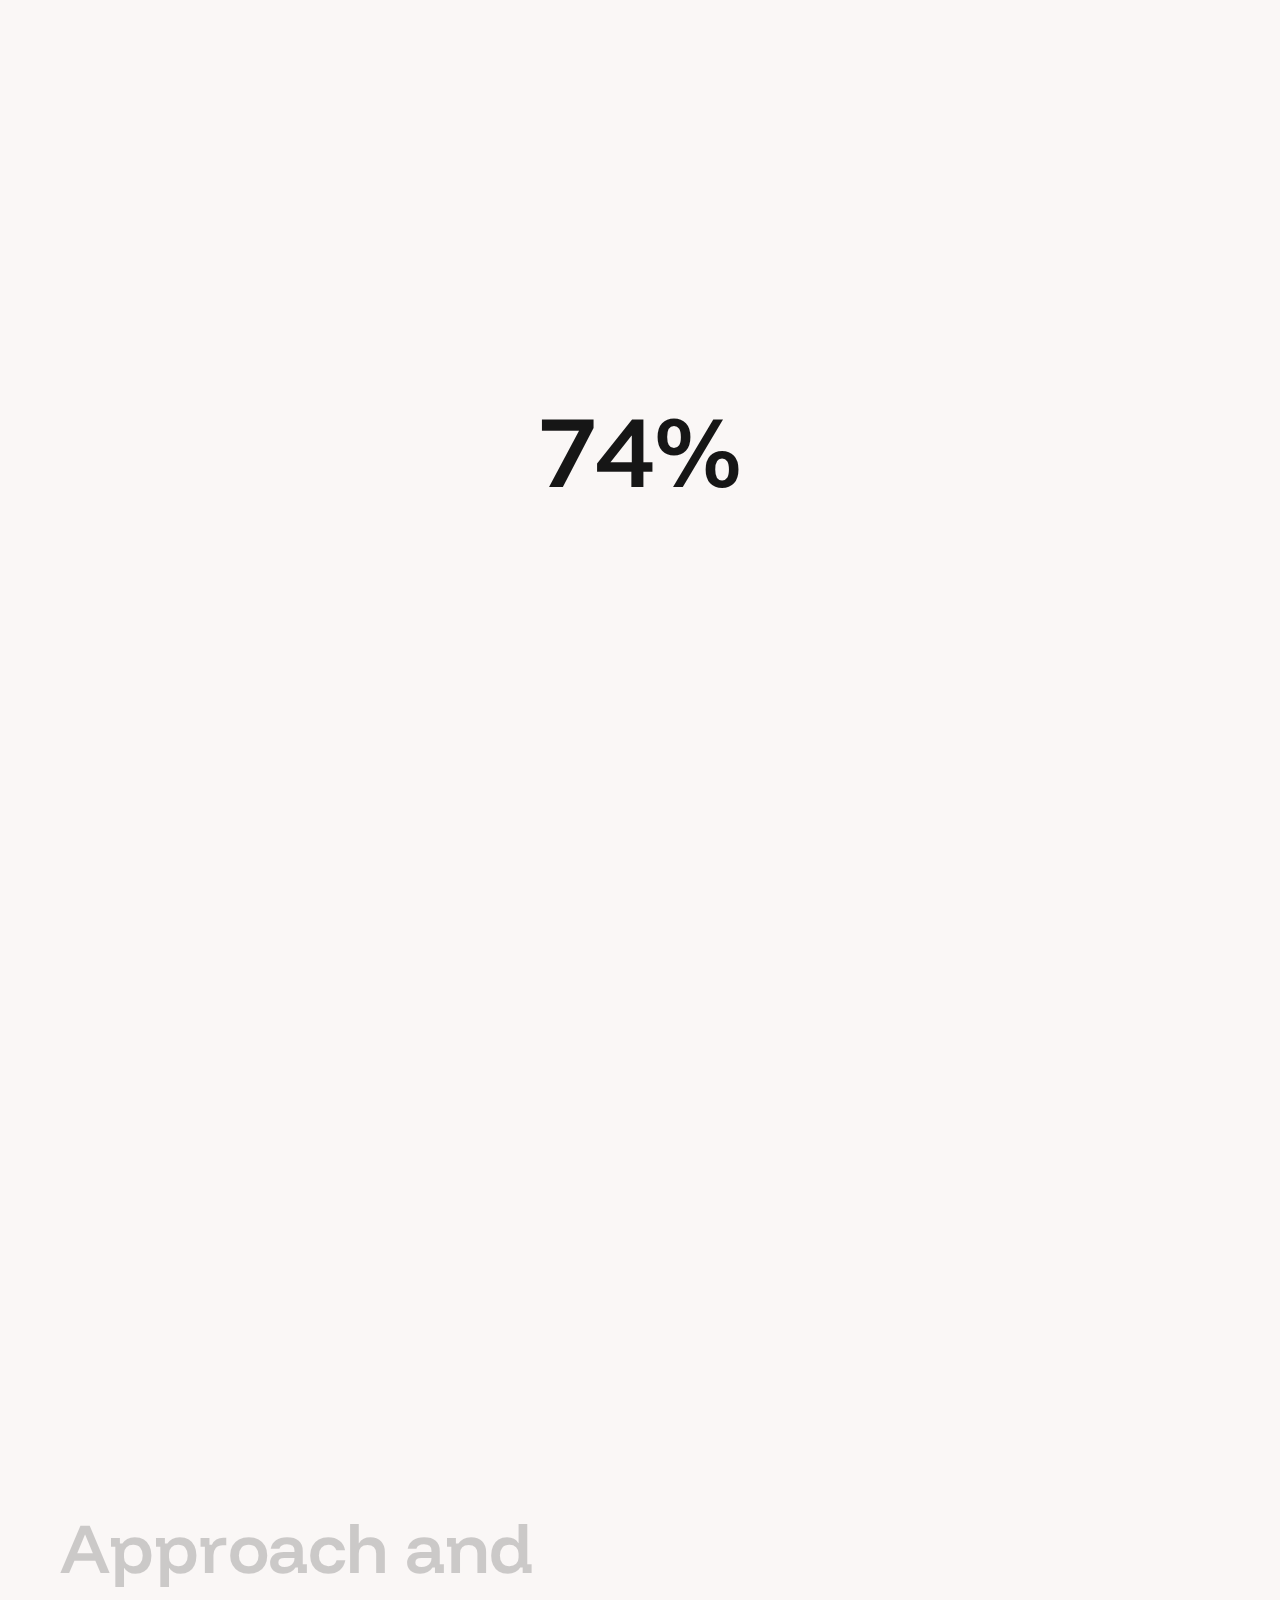
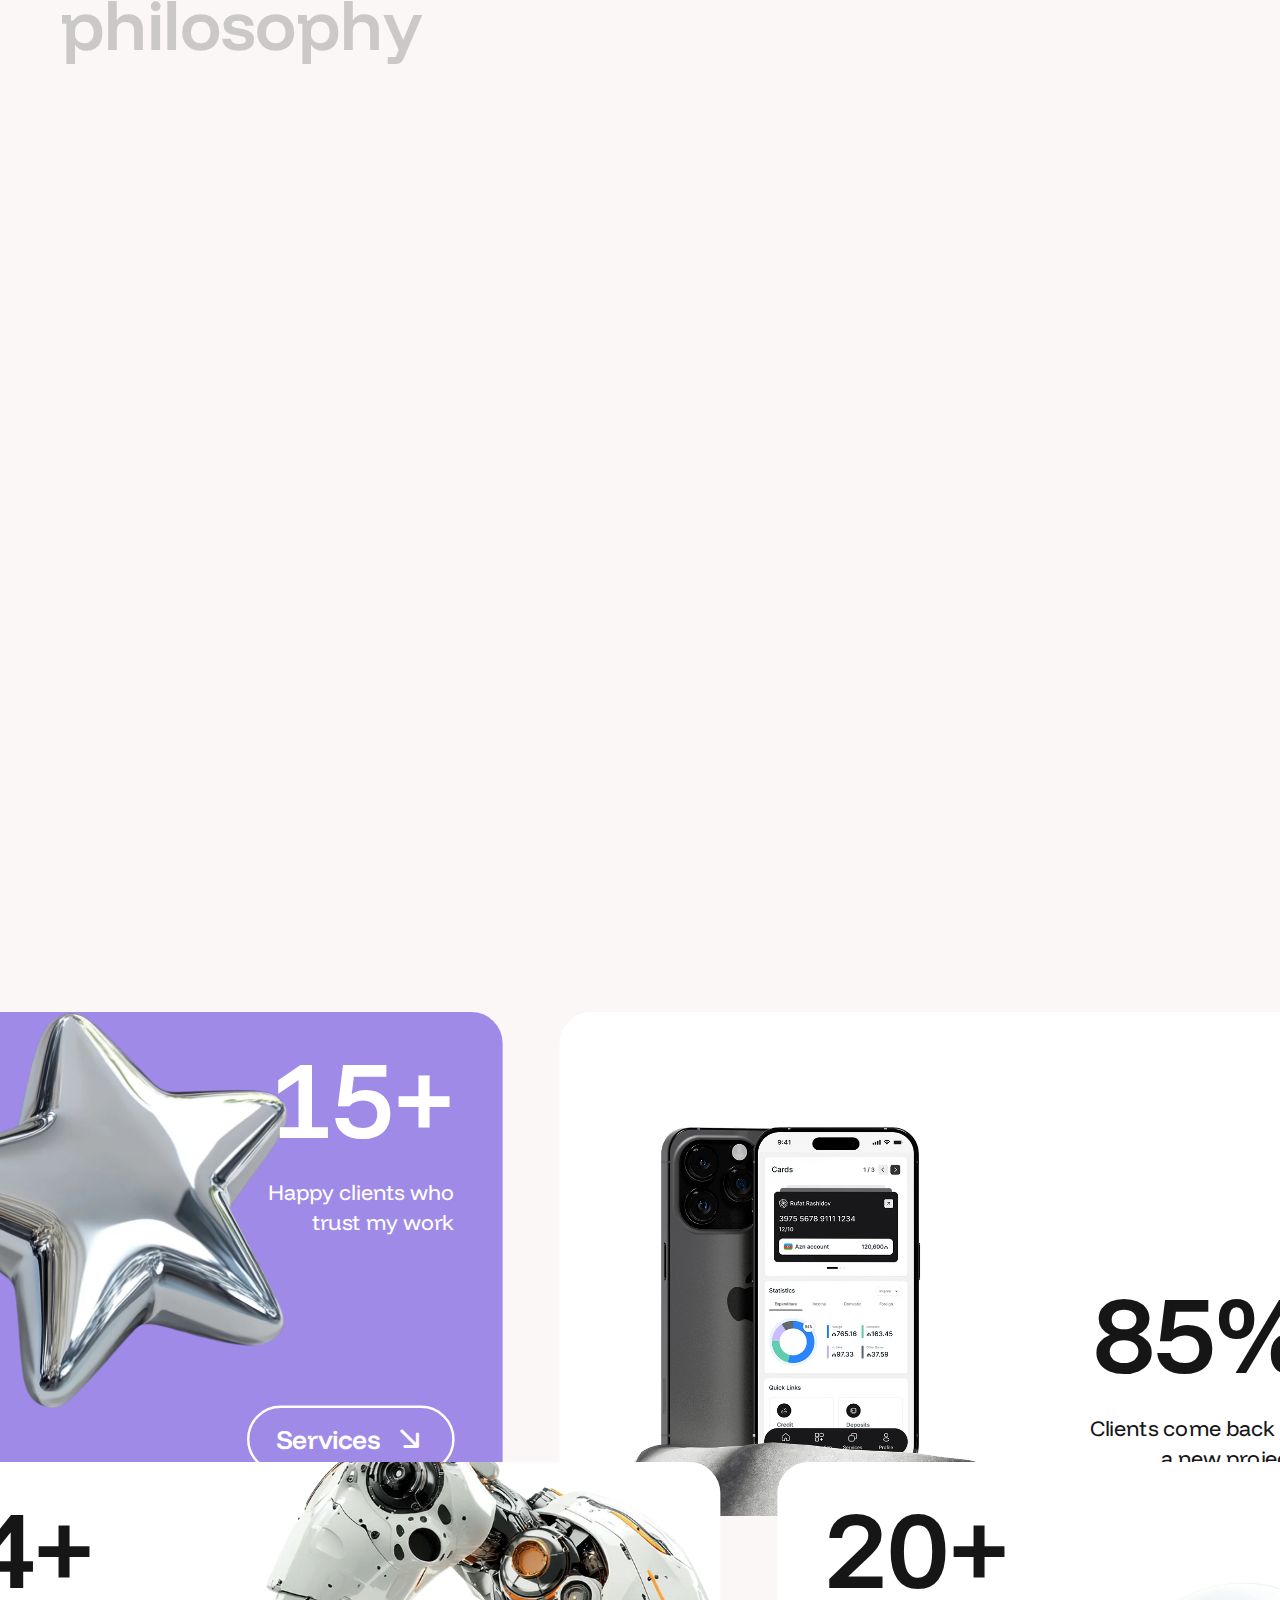
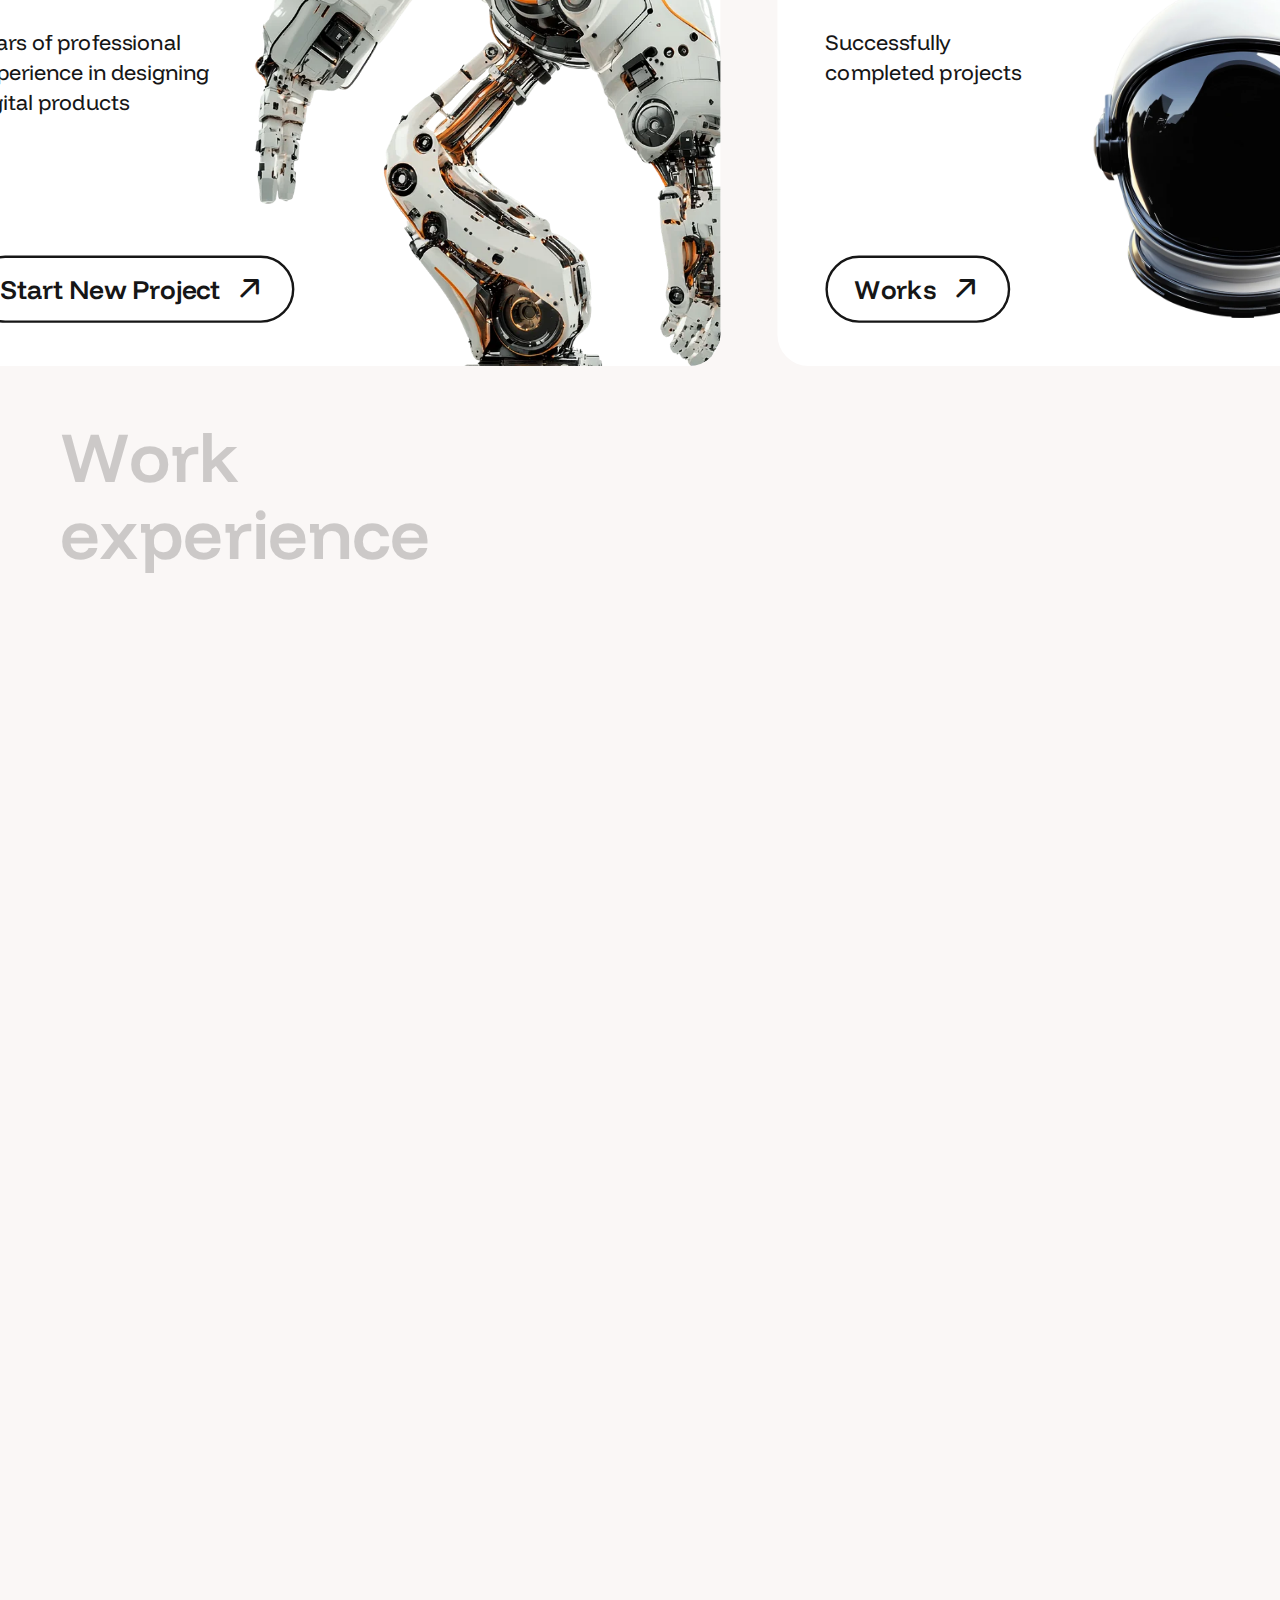
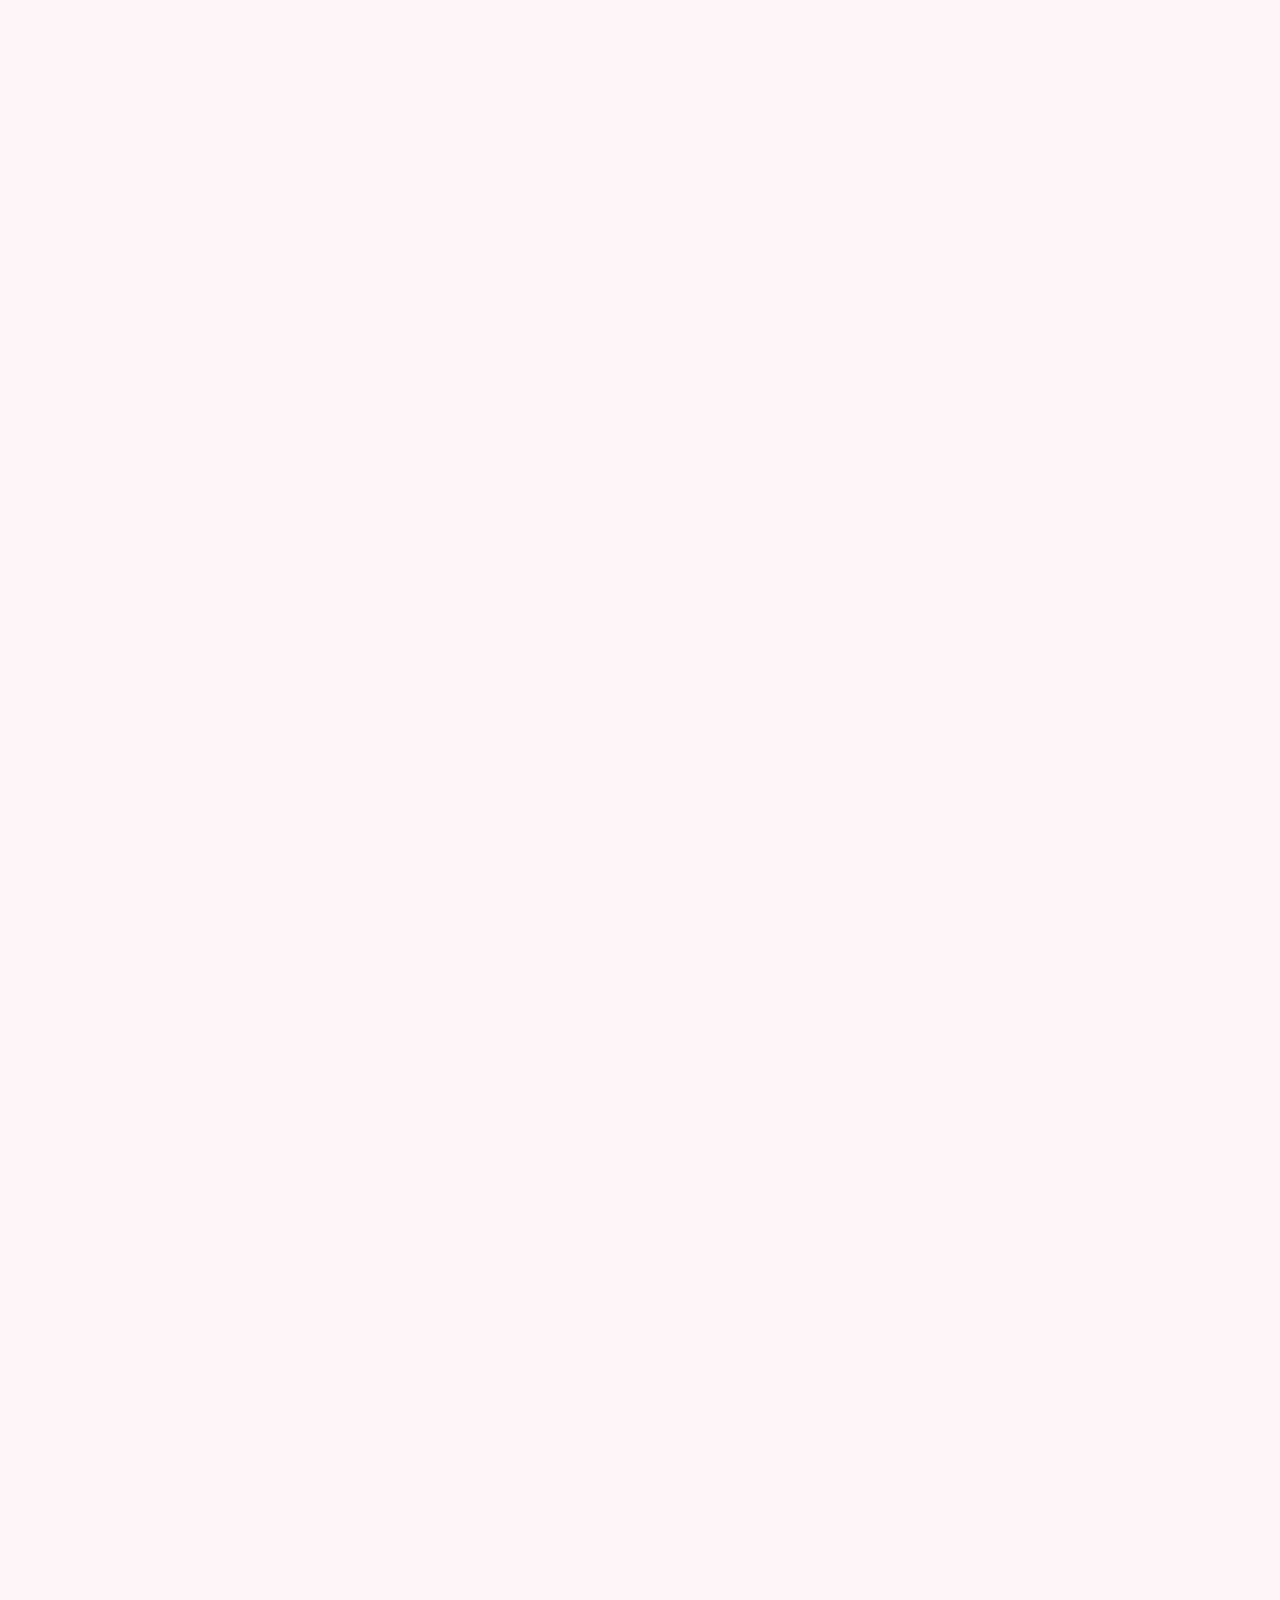
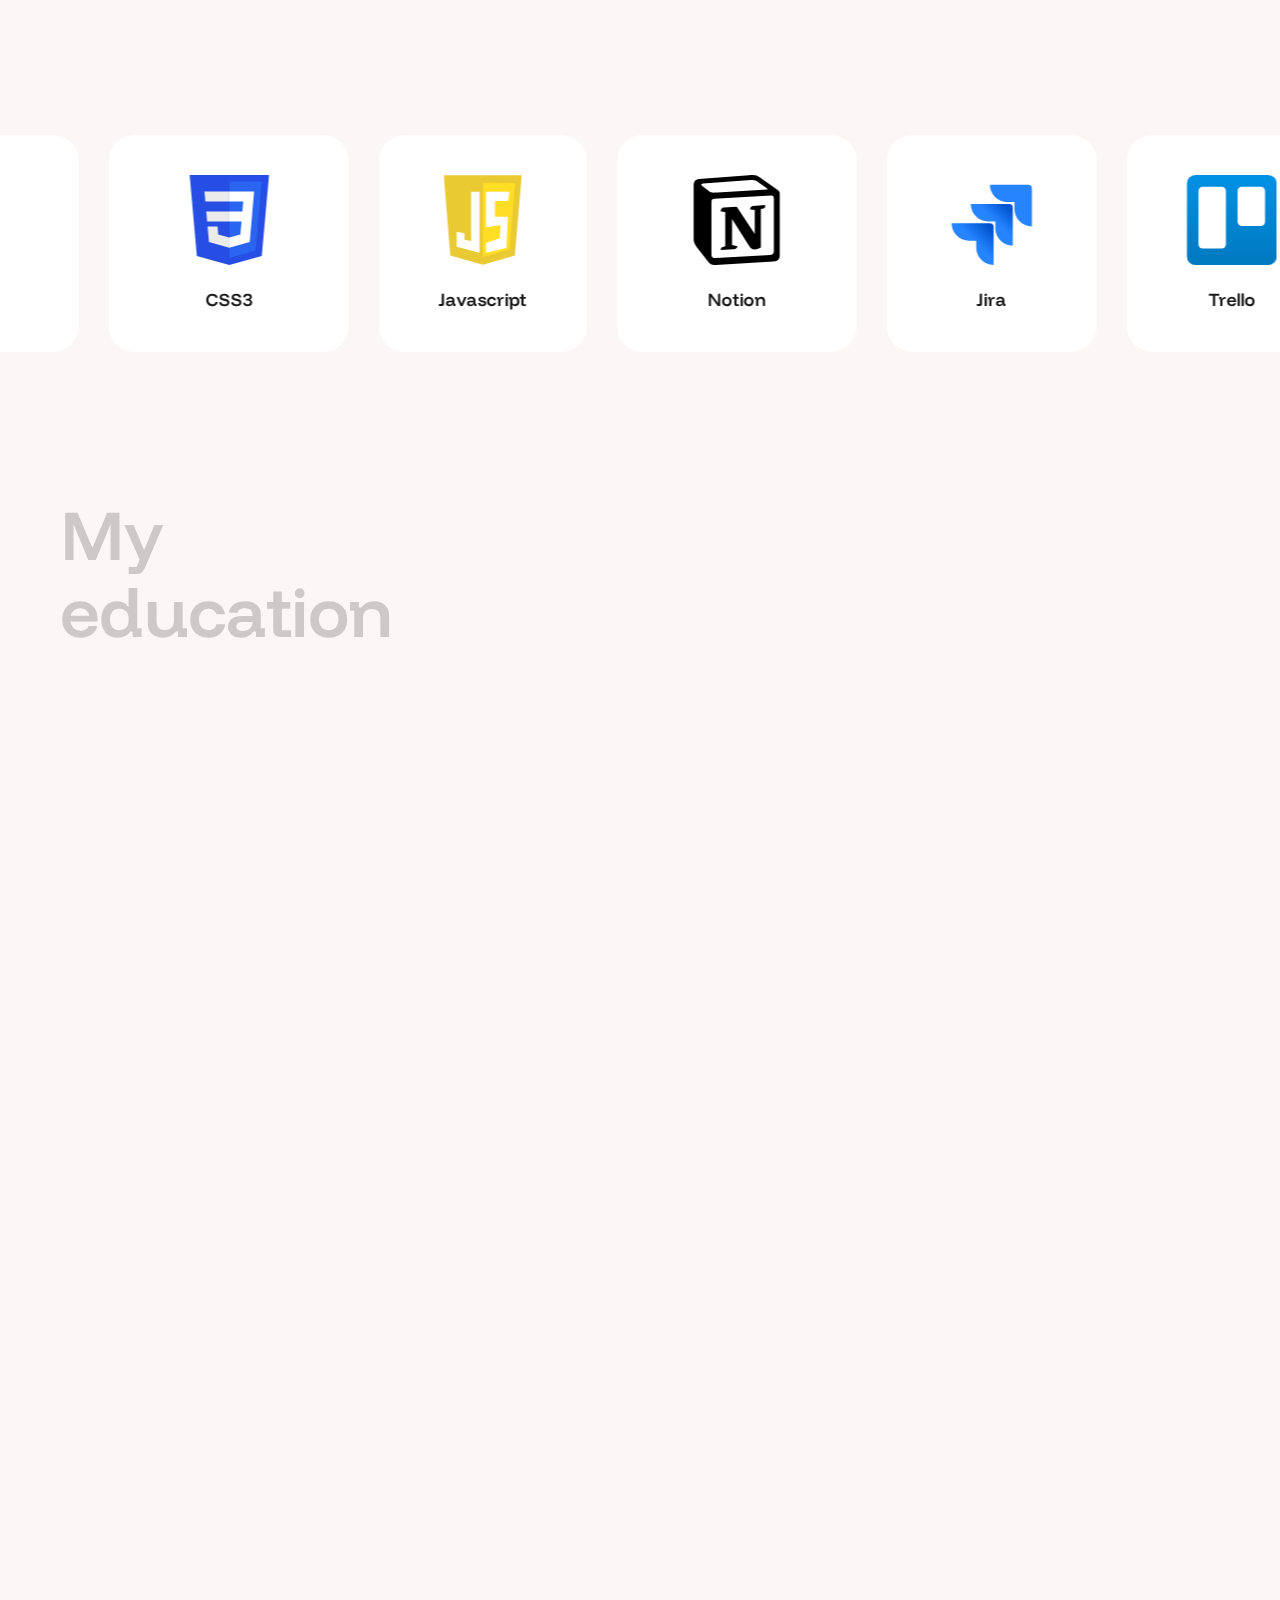
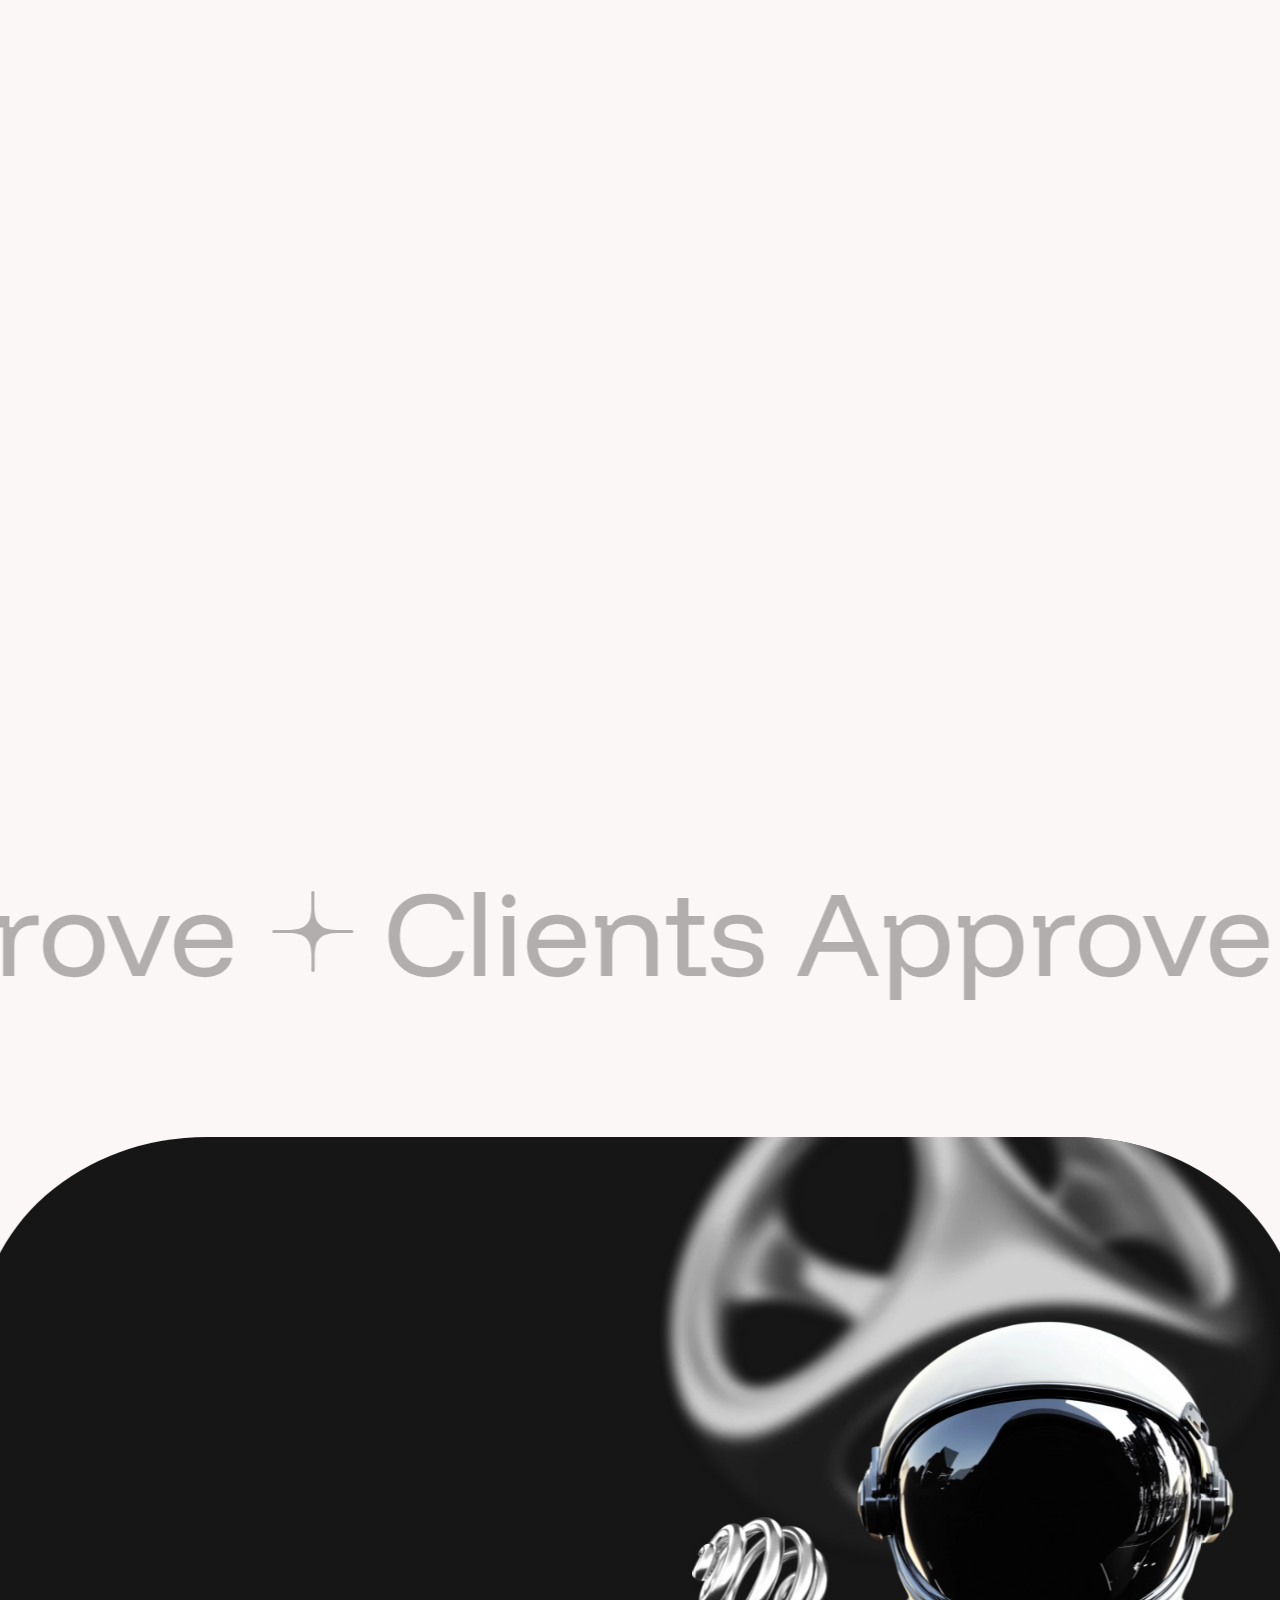
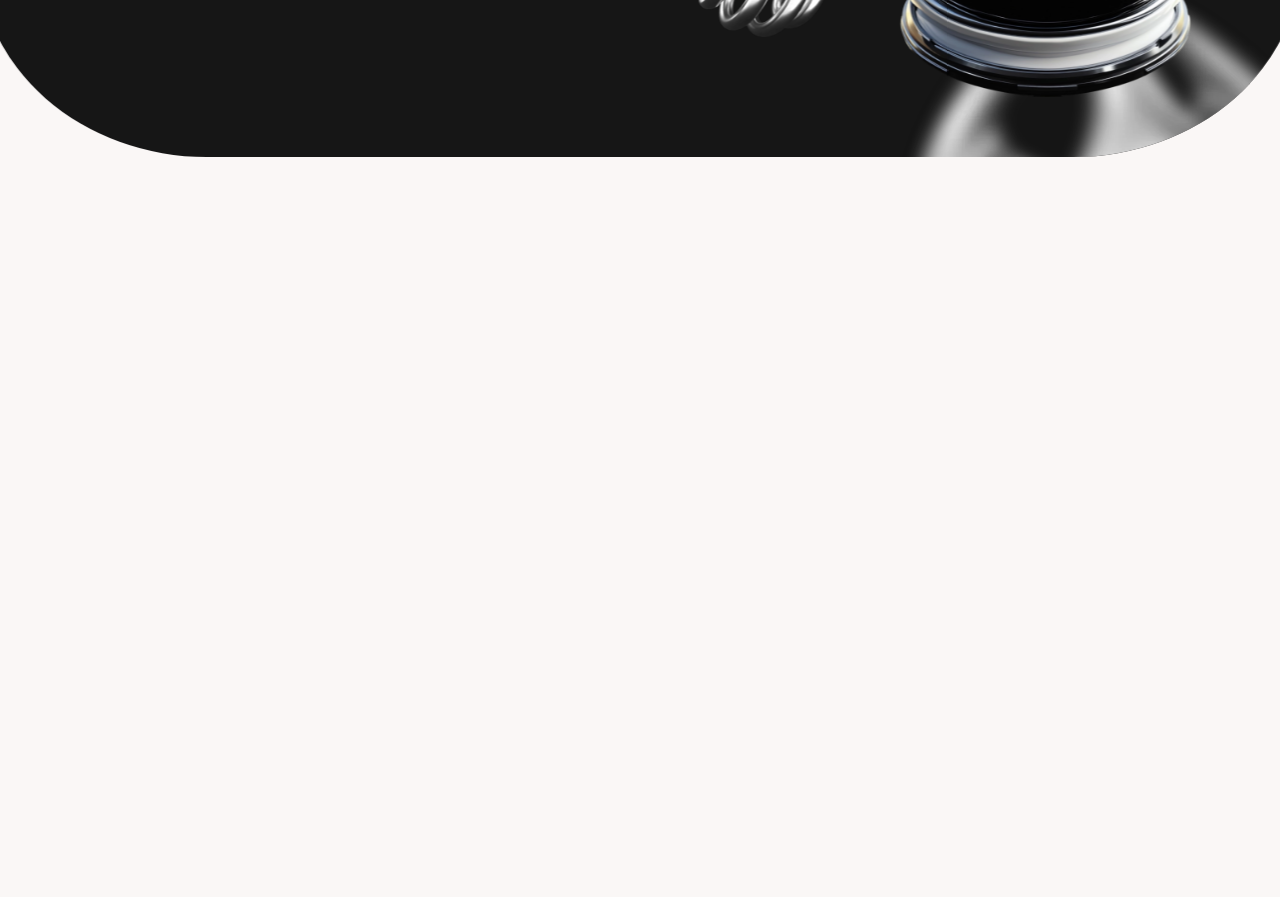
<file: about.html>
<!DOCTYPE html>
<html lang="en" dir="ltr">
  <!-- Added by HTTrack -->
  <meta
    http-equiv="content-type"
    content="text/html;charset=utf-8"
  /><!-- /Added by HTTrack -->

  <head>
    <meta charset="UTF-8" />

    <!-- Page Title -->
    <title>Rufat Rashidov Website</title>

    <!-- Meta Tags -->
    <meta name="description" content="Rufat Rashidov Website" />
    <meta
      name="keywords"
      content="rufatrashidov, resume, portfolio, personal page, cv,"
    />
    <meta name="author" content="mix_design" />

    <!-- Viewport Meta-->
    <meta http-equiv="X-UA-Compatible" content="IE=edge" />
    <meta
      name="viewport"
      content="width=device-width, initial-scale=1, maximum-scale=1"
    />

    <!-- Template Favicon & Icons Start -->
    <link rel="icon" href="img/favicon/favicon.ico" sizes="any" />
    <link rel="icon" href="img/favicon/icon.svg" type="image/svg+xml" />
    <link rel=" " href="img/favicon/ .png" />
    <link rel="manifest" href="img/favicon/manifest.webmanifest" />
    <!-- Template Favicon & Icons End -->

    <!-- Facebook Metadata Start -->
    <meta property="og:image:height" content="1200" />
    <meta property="og:image:width" content="1200" />
    <meta property="og:title" content="Rufat Rashidov Website" />
    <meta property="og:description" content="Rufat Rashidov Website" />
    <meta property="og:image" content="img/og-image.html" />
    <!-- Facebook Metadata End -->

    <!-- Template Styles Start -->
    <link rel="stylesheet" type="text/css" href="css/loaders/loader.min.css" />
    <link rel="stylesheet" type="text/css" href="css/plugins.min.css" />
    <link rel="stylesheet" type="text/css" href="css/main.min.css" />
    <!-- Template Styles End -->

    <!-- Custom Browser Color Start -->
    <meta
      name="theme-color"
      media="(prefers-color-scheme: light)"
      content="#FAF7F6"
    />
    <meta
      name="theme-color"
      media="(prefers-color-scheme: dark)"
      content="#161616"
    />
    <meta name="msapplication-navbutton-color" content="#161616" />
    <meta name="mobile-web-app-capable" content="yes" />
    <meta
      name="apple-mobile-web-app-status-bar-style"
      content="black-translucent"
    />
    <!-- Custom Browser Color End -->
  </head>

  <body>
    <!-- Loader Start -->
    <div id="loader" class="loader">
      <div class="loader__wrapper">
        <div class="loader__content">
          <div class="loader__count">
            <span class="count__text">0</span>
            <span class="count__percent">%</span>
          </div>
        </div>
      </div>
    </div>
    <!-- Loader End -->

    <!-- Menu & Menu Hamburger Start -->
    <nav class="mxd-nav__wrap" data-lenis-prevent="">
      <!-- Hamburger Start -->
      <div class="mxd-nav__contain loading__fade">
        <a href="#0" class="mxd-nav__hamburger">
          <!-- flip element -->
          <div class="hamburger__base"></div>
          <div class="hamburger__line"></div>
          <div class="hamburger__line"></div>
        </a>
      </div>
      <!-- Hamburger End -->

      <!-- Main Navigation Start -->
      <div class="mxd-menu__wrapper">
        <!-- background active layer -->
        <div class="mxd-menu__base"></div>
        <!-- menu container -->
        <div class="mxd-menu__contain">
          <div class="mxd-menu__inner">
            <!-- left side -->
            <div class="mxd-menu__left">
              <p class="mxd-menu__caption menu-fade-in">
                🎨 Innovative design<br />and cutting-edge development
              </p>
              <div class="main-menu">
                <nav class="main-menu__content">
                  <ul id="main-menu" class="main-menu__accordion">
                    <li class="main-menu__item">
                      <a class="main-menu__link btn btn-anim" href="index.html">
                        <span class="btn-caption">Home Page</span>
                      </a>
                    </li>
                    <li class="main-menu__item">
                      <a class="main-menu__link btn btn-anim" href="about.html">
                        <span class="btn-caption">About</span>
                      </a>
                    </li>
                    <li class="main-menu__item">
                      <a
                        class="main-menu__link btn btn-anim"
                        href="services.html"
                      >
                        <span class="btn-caption">Services</span>
                      </a>
                    </li>
                    <li class="main-menu__item">
                      <a
                        class="main-menu__link btn btn-anim"
                        href="works-masonry.html"
                      >
                        <span class="btn-caption">Works</span>
                      </a>
                    </li>
                    <li class="main-menu__item">
                      <a
                        class="main-menu__link btn btn-anim"
                        href="contact.html"
                      >
                        <span class="btn-caption">Contact</span>
                      </a>
                    </li>
                  </ul>
                </nav>
              </div>
            </div>
            <!-- right side -->
            <div class="mxd-menu__right">
              <div class="menu-promo">
                <div class="menu-promo__content">
                  <p class="menu-promo__caption menu-fade-in">
                    👋 Nice to see you!<br />
                    I'm Rufat Rashidov — a digital creative blending code and
                    design.
                  </p>
                  <div class="menu-promo__video">
                    <video
                      class="menu-video"
                      id="inner-video"
                      preload="auto"
                      autoplay="autoplay"
                      loop="loop"
                      muted="muted"
                      poster="video/1920x1080_video-07.webp"
                    >
                      <source
                        type="video/mp4"
                        src="video/1920x1080_video-07.mp4"
                      />
                      <source type="video/webm" src="1920x1080_video-07.webm" />
                      <source type="video/ogv" src="1920x1080_video-07.ogv" />
                    </video>
                  </div>
                </div>
              </div>
            </div>
          </div>
        </div>
      </div>
      <!-- Main Navigation End -->
    </nav>
    <!-- Menu & Menu Hamburger End -->

    <!-- Header Start -->
    <header id="header" class="mxd-header">
      <!-- header logo -->
      <div class="mxd-header__logo loading__fade">
        <a href="index.html" class="mxd-logo">
          <!-- logo text -->
          <span class="mxd-logo__text">Rufat<br />Rashidov</span>
        </a>
      </div>
      <!-- header controls -->
      <div class="mxd-header__controls loading__fade">
        <button
          id="color-switcher"
          class="mxd-color-switcher"
          type="button"
          role="switch"
          aria-label="light/dark mode"
          aria-checked="true"
        ></button>
        <a
          class="btn btn-anim btn-default btn-mobile-icon btn-outline slide-right-up"
          href="contact.html"
        >
          <span class="btn-caption">Say Hello</span>
          <i class="ph-bold ph-arrow-up-right"></i>
        </a>
      </div>
    </header>
    <!-- Header End -->
    <!-- Page Content Start -->
    <main id="mxd-page-content" class="mxd-page-content inner-page-content">
      <!-- Section - Inner Page Headline Start -->
      <div
        class="mxd-section mxd-section-inner-headline padding-text-pre-block"
      >
        <div class="mxd-container grid-container">
          <!-- Block - Inner Page Headline Start -->
          <div class="mxd-block loading-wrap">
            <div class="container-fluid px-0">
              <div class="row gx-0">
                <!-- Inner Headline Name Start -->
                <div class="col-12 col-xl-2 mxd-grid-item no-margin">
                  <div
                    class="mxd-block__name name-inner-headline loading__item"
                  >
                    <p class="mxd-point-subtitle">
                      <svg
                        version="1.1"
                        xmlns="http://www.w3.org/2000/svg"
                        x="0px"
                        y="0px"
                        width="20px"
                        height="20px"
                        viewBox="0 0 20 20"
                        fill="currentColor"
                      >
                        <path
                          fill="currentColor"
                          d="M19.6,9.6c0,0-3,0-4,0c-0.4,0-1.8-0.2-1.8-0.2c-0.6-0.1-1.1-0.2-1.6-0.6c-0.5-0.3-0.9-0.8-1.2-1.2
                          c-0.3-0.4-0.4-0.9-0.5-1.4c0,0-0.1-1.1-0.2-1.5c-0.1-1.1,0-4.4,0-4.4C10.4,0.2,10.2,0,10,0S9.6,0.2,9.6,0.4c0,0,0.1,3.3,0,4.4
                          c0,0.4-0.2,1.5-0.2,1.5C9.4,6.7,9.2,7.2,9,7.6C8.7,8.1,8.2,8.5,7.8,8.9c-0.5,0.3-1,0.5-1.6,0.6c0,0-1.2,0.1-1.7,0.2
                          c-1,0.1-4.2,0-4.2,0C0.2,9.6,0,9.8,0,10c0,0.2,0.2,0.4,0.4,0.4c0,0,3.1-0.1,4.2,0c0.4,0,1.7,0.2,1.7,0.2c0.6,0.1,1.1,0.2,1.6,0.6
                          c0.4,0.3,0.8,0.7,1.1,1.1c0.3,0.5,0.5,1,0.6,1.6c0,0,0.1,1.3,0.2,1.7c0,1,0,4.1,0,4.1c0,0.2,0.2,0.4,0.4,0.4s0.4-0.2,0.4-0.4
                          c0,0,0-3.1,0-4.1c0-0.4,0.2-1.7,0.2-1.7c0.1-0.6,0.2-1.1,0.6-1.6c0.3-0.4,0.7-0.8,1.1-1.1c0.5-0.3,1-0.5,1.6-0.6
                          c0,0,1.3-0.1,1.8-0.2c1,0,4,0,4,0c0.2,0,0.4-0.2,0.4-0.4C20,9.8,19.8,9.6,19.6,9.6L19.6,9.6z"
                        />
                      </svg>
                      <span>About me</span>
                    </p>
                  </div>
                </div>
                <!-- Inner Headline Name Start -->

                <!-- Inner Headline Content Start -->
                <div class="col-12 col-xl-8 mxd-grid-item no-margin">
                  <div class="mxd-block__content">
                    <div class="mxd-block__inner-headline">
                      <h1
                        class="inner-headline__title animated-type loading__item"
                      >
                        <span id="typed-strings">
                          <b>UI designer</b>
                          <b>UX Designer</b>
                          <b>Developer</b>
                        </span>
                        <span id="typed"></span>
                      </h1>
                      <p
                        class="inner-headline__text t-large t-bright loading__item"
                      >
                        👋 Hey! I’m Rufat Rashidov. I specialize in Product
                        Design and AI-powered solution development. With a focus
                        on intuitive user experiences and intelligent systems, I
                        blend creativity and logic to build digital products
                        that solve real problems and deliver real value.
                      </p>
                    </div>
                  </div>
                </div>
                <!-- Inner Headline Content End -->
              </div>
            </div>
          </div>
          <!-- Block - Inner Page Headline End -->
        </div>
      </div>
      <!-- Section - Inner Page Headline End -->

      <!-- Section - Marquee Projects Links One Line Start -->
      <div class="mxd-section padding-pre-title">
        <div class="mxd-container fullwidth-container">
          <div class="mxd-container__circle circle-fit loading__fade">
            <a
              class="btn-rotating btn-rotating-180 btn-rotating-blur-outline ver-03"
              href="img/cv.pdf"
              download="Rufat Rashidov.pdf"
            >
              <!-- SVG rotating text -->
              <svg
                version="1.1"
                id="scrollDown"
                xmlns="http://www.w3.org/2000/svg"
                xmlns:xlink="http://www.w3.org/1999/xlink"
                x="0px"
                y="0px"
                viewBox="0 0 160 160"
                style="enable-background: new 0 0 160 160"
                xml:space="preserve"
                class="btn-rotating__text animate-rotation"
                data-value="360"
              >
                <defs>
                  <path
                    id="textPath"
                    d="M149.7,80c0,38.5-31.2,69.7-69.7,69.7S10.3,118.5,10.3,80S41.5,10.3,80,10.3S149.7,41.5,149.7,80z"
                  />
                </defs>
                <g>
                  <use xlink:href="#textPath" fill="none"></use>
                  <text>
                    <!-- button text here!!! -->
                    <textPath xlink:href="#textPath">
                      Download CV * Download CV * Download CV *
                    </textPath>
                  </text>
                </g>
              </svg>
              <!-- image -->
              <img
                class="btn-rotating__image"
                src="img/icons/300x300_obj-btn-03.webp"
                alt="Object"
              />
            </a>
          </div>

          <!-- Block - Marquee Projects Links One Line Start -->
          <div class="mxd-block loading__fade">
            <!-- Marquee Divider Start -->
            <div class="marquee marquee-right--gsap">
              <div class="marquee__toright">
                <!-- item -->
                <div class="marquee__item one-line item-large image">
                  <a
                    target="_blank"
                    class="marquee__link"
                    href="https://www.behance.net/gallery/219398045/Paya-Bank-Mobile-Banking-App-FinTech-UI-UX-Design"
                  >
                    <img src="img/works/1.webp" alt="Image" />
                  </a>
                </div>
                <!-- item -->
                <div class="marquee__item one-line item-large image">
                  <a
                    target="_blank"
                    class="marquee__link"
                    href="https://www.behance.net/gallery/226949815/Avesta-Finance-Dashboard-Banking-Managment"
                  >
                    <img src="img/works/2.webp" alt="Image" />
                  </a>
                </div>
                <!-- item -->
                <div class="marquee__item one-line item-large image">
                  <a
                    target="_blank"
                    class="marquee__link"
                    href="https://www.behance.net/gallery/182003085/(-Budget-Buddy-)-Finance-Mobile-App"
                  >
                    <img src="img/works/4.webp" alt="Image" />
                  </a>
                </div>
                <!-- item -->
                <div class="marquee__item one-line item-large image">
                  <a
                    target="_blank"
                    class="marquee__link"
                    href="https://www.behance.net/gallery/217398395/IT-ACADEMY-WEBSITE-DESIGN"
                  >
                    <img src="img/works/3.webp" alt="Image" />
                  </a>
                </div>
              </div>
            </div>
            <!-- Marquee Divider End -->
          </div>
          <!-- Block - Marquee Projects Links One Line End -->
        </div>
      </div>
      <!-- Section - Marquee Projects Links One Line End -->

      <!-- Section - Approach and Philosophy Start -->
      <div class="mxd-section padding-pre-grid">
        <div class="mxd-container grid-container">
          <!-- Block - Section Title Start -->
          <div class="mxd-block">
            <div class="mxd-section-title">
              <div class="container-fluid p-0">
                <div class="row g-0">
                  <div class="col-12 col-xl-6 mxd-grid-item no-margin">
                    <div class="mxd-section-title__hrtitle">
                      <h2 class="reveal-type">Approach and philosophy</h2>
                    </div>
                  </div>
                  <div class="col-12 col-xl-3 mxd-grid-item no-margin">
                    <div class="mxd-section-title__hrdescr">
                      <p class="anim-uni-in-up">Design</p>
                      <p class="anim-uni-in-up">Development</p>
                      <p class="anim-uni-in-up">Educ</p>
                    </div>
                  </div>
                  <div class="col-12 col-xl-3 mxd-grid-item no-margin">
                    <div class="mxd-section-title__hrcontrols anim-uni-in-up">
                      <a
                        class="btn btn-anim btn-default btn-outline slide-right-up"
                        href="contact.html"
                      >
                        <span class="btn-caption">Let's Chat</span>
                        <i class="ph-bold ph-arrow-up-right"></i>
                      </a>
                    </div>
                  </div>
                </div>
              </div>
            </div>
          </div>
          <!-- Block - Section Title End -->

          <!-- Block - Approach and Philosophy List Start -->
          <div class="mxd-block">
            <div class="mxd-approach-list">
              <!-- item -->
              <div class="mxd-approach-list__item">
                <div class="mxd-approach-list__border anim-uni-in-up"></div>
                <div class="mxd-approach-list__inner">
                  <div class="container-fluid px-0">
                    <div class="row gx-0">
                      <div class="col-12 col-xl-2 mxd-grid-item no-margin">
                        <div class="mxd-approach-list__image anim-uni-in-up">
                          <img src="img/icons/h70_appr-01.webp" alt="Icon" />
                        </div>
                      </div>
                      <div class="col-12 col-xl-4 mxd-grid-item no-margin">
                        <div class="mxd-approach-list__title anim-uni-in-up">
                          <h6>Perfection</h6>
                        </div>
                      </div>
                      <div class="col-12 col-xl-6 mxd-grid-item no-margin">
                        <div class="mxd-approach-list__descr anim-uni-in-up">
                          <p>
                            From pixel-perfect designs to flawless code, every
                            aspect of my projects is crafted with care to ensure
                            the highest standards of quality.
                          </p>
                        </div>
                      </div>
                    </div>
                  </div>
                </div>
                <div class="mxd-approach-list__border anim-uni-in-up"></div>
              </div>
              <!-- item -->
              <div class="mxd-approach-list__item">
                <div class="mxd-approach-list__border anim-uni-in-up"></div>
                <div class="mxd-approach-list__inner">
                  <div class="container-fluid px-0">
                    <div class="row gx-0">
                      <div class="col-12 col-xl-2 mxd-grid-item no-margin">
                        <div class="mxd-approach-list__image anim-uni-in-up">
                          <img src="img/icons/h70_appr-02.webp" alt="Icon" />
                        </div>
                      </div>
                      <div class="col-12 col-xl-4 mxd-grid-item no-margin">
                        <div class="mxd-approach-list__title anim-uni-in-up">
                          <h6>Innovative</h6>
                        </div>
                      </div>
                      <div class="col-12 col-xl-6 mxd-grid-item no-margin">
                        <div class="mxd-approach-list__descr anim-uni-in-up">
                          <p>
                            I stay ahead of design trends, offering modern and
                            visually impactful solutions that set your brand
                            apart.
                          </p>
                        </div>
                      </div>
                    </div>
                  </div>
                </div>
                <div class="mxd-approach-list__border anim-uni-in-up"></div>
              </div>
              <!-- item -->
              <div class="mxd-approach-list__item">
                <div class="mxd-approach-list__border anim-uni-in-up"></div>
                <div class="mxd-approach-list__inner">
                  <div class="container-fluid px-0">
                    <div class="row gx-0">
                      <div class="col-12 col-xl-2 mxd-grid-item no-margin">
                        <div class="mxd-approach-list__image anim-uni-in-up">
                          <img src="img/icons/h70_appr-03.webp" alt="Icon" />
                        </div>
                      </div>
                      <div class="col-12 col-xl-4 mxd-grid-item no-margin">
                        <div class="mxd-approach-list__title anim-uni-in-up">
                          <h6>Expertise</h6>
                        </div>
                      </div>
                      <div class="col-12 col-xl-6 mxd-grid-item no-margin">
                        <div class="mxd-approach-list__descr anim-uni-in-up">
                          <p>
                            I am passionate about integrating the latest
                            technologies and trends, including interactive
                            animations and mobile-first strategies.
                          </p>
                        </div>
                      </div>
                    </div>
                  </div>
                </div>
                <div class="mxd-approach-list__border anim-uni-in-up"></div>
              </div>
            </div>
          </div>
          <!-- Block - Approach and Philosophy List Start -->
        </div>
      </div>
      <!-- Section - Approach and Philosophy End -->

      <!-- Section - Statistics Cards Start -->
      <div class="mxd-section overflow-hidden padding-grid-pre-pinned">
        <div class="mxd-container grid-container">
          <!-- Block - Statistics Cards Start -->
          <div class="mxd-block">
            <div class="mxd-stats-cards">
              <div class="container-fluid px-0">
                <div class="row gx-0">
                  <!-- item -->
                  <div
                    class="col-12 col-xl-5 mxd-stats-cards__item mxd-grid-item anim-uni-scale-in-right"
                  >
                    <div
                      class="mxd-stats-cards__inner align-end bg-accent radius-m padding-4"
                    >
                      <div class="mxd-counter align-end">
                        <p
                          id="stats-counter-1"
                          class="mxd-counter__number mxd-stats-number opposite"
                        >
                          15+
                        </p>
                        <p class="mxd-counter__descr t-140 t-bright opposite">
                          Happy clients who<br />trust my work
                        </p>
                      </div>
                      <div class="mxd-stats-cards__btngroup">
                        <a
                          class="btn btn-anim btn-default btn-outline opposite slide-right-down"
                          href="#testimonials"
                        >
                          <span class="btn-caption">Services</span>
                          <i class="ph-bold ph-arrow-down-right"></i>
                        </a>
                      </div>
                      <div
                        class="mxd-stats-cards__image mxd-stats-cards-image-1"
                      >
                        <img
                          src="img/illustrations/800x800_card-image-01.webp"
                          alt="Illustration"
                        />
                      </div>
                    </div>
                  </div>
                  <!-- item -->
                  <div
                    class="col-12 col-xl-7 mxd-stats-cards__item mxd-grid-item anim-uni-scale-in-left"
                  >
                    <div
                      class="mxd-stats-cards__inner align-end bg-base-tint radius-m padding-4"
                    >
                      <div class="mxd-stats-cards__btngroup">
                        <div class="mxd-avatars">
                          <div class="mxd-avatars__item"></div>
                          <div class="mxd-avatars__item"></div>
                        </div>
                      </div>
                      <div class="mxd-counter align-end">
                        <p
                          id="stats-counter-2"
                          class="mxd-counter__number mxd-stats-number"
                        >
                          85%
                        </p>
                        <p class="mxd-counter__descr t-140 t-bright">
                          Clients come back for<br />a new projects
                        </p>
                      </div>
                      <div
                        class="mxd-stats-cards__image mxd-stats-cards-image-2"
                      >
                        <img
                          src="img/illustrations/mock.webp"
                          alt="Illustration"
                        />
                      </div>
                    </div>
                  </div>
                  <!-- item -->
                  <div
                    class="col-12 col-xl-7 mxd-stats-cards__item mxd-grid-item anim-uni-scale-in-right"
                  >
                    <div
                      class="mxd-stats-cards__inner bg-base-tint radius-m padding-4"
                    >
                      <div class="mxd-counter">
                        <p
                          id="stats-counter-3"
                          class="mxd-counter__number mxd-stats-number"
                        >
                          4+
                        </p>
                        <p class="mxd-counter__descr t-140 t-bright">
                          Years of professional experience in designing digital
                          products
                        </p>
                      </div>
                      <div class="mxd-stats-cards__btngroup">
                        <a
                          class="btn btn-anim btn-default btn-outline slide-right-up"
                          href="contact.html"
                        >
                          <span class="btn-caption">Start New Project</span>
                          <i class="ph-bold ph-arrow-up-right"></i>
                        </a>
                      </div>
                      <div
                        class="mxd-stats-cards__image mxd-stats-cards-image-3"
                      >
                        <img
                          src="img/illustrations/800x800_card-image-03.webp"
                          alt="Illustration"
                        />
                      </div>
                    </div>
                  </div>
                  <!-- item -->
                  <div
                    class="col-12 col-xl-5 mxd-stats-cards__item mxd-grid-item anim-uni-scale-in-left"
                  >
                    <div
                      class="mxd-stats-cards__inner bg-base-tint radius-m padding-4"
                    >
                      <div class="mxd-counter">
                        <p
                          id="stats-counter-4"
                          class="mxd-counter__number mxd-stats-number"
                        >
                          20+
                        </p>
                        <p class="mxd-counter__descr t-140 t-bright">
                          Successfully<br />completed projects
                        </p>
                      </div>
                      <div class="mxd-stats-cards__btngroup">
                        <a
                          class="btn btn-anim btn-default btn-outline slide-right-up"
                          href="works.html"
                        >
                          <span class="btn-caption">Works</span>
                          <i class="ph-bold ph-arrow-up-right"></i>
                        </a>
                      </div>
                      <div
                        class="mxd-stats-cards__image mxd-stats-cards-image-4"
                      >
                        <img
                          src="img/illustrations/800x800_card-image-04.webp"
                          alt="Illustration"
                        />
                      </div>
                    </div>
                  </div>
                </div>
              </div>
            </div>
          </div>
          <!-- Block - Statistics Cards End -->
        </div>
      </div>
      <!-- Section - Statistics Cards End -->

      <!-- Section - Experience Start -->
      <div class="mxd-section padding-default">
        <div class="mxd-container grid-container">
          <!-- Block - Stack Universal Pinned Block with Section Title Start -->
          <div class="mxd-block">
            <div class="mxd-pinned-universal">
              <div class="container-fluid px-0">
                <div class="row gx-0">
                  <div class="col-12 col-xl-5 mxd-pinned-universal__static">
                    <div class="mxd-pinned-universal__static-inner no-margin">
                      <!-- Section Title Start -->
                      <div class="mxd-section-title h2-only no-margin-desktop">
                        <div class="container-fluid p-0">
                          <div class="row g-0">
                            <div class="col-12 mxd-grid-item no-margin">
                              <div
                                class="mxd-section-title__title card-split-title"
                              >
                                <h2 class="reveal-type">
                                  Work<br />experience
                                </h2>
                              </div>
                            </div>
                          </div>
                        </div>
                      </div>
                      <!-- Section Title Start -->
                    </div>
                  </div>
                  <div class="col-12 col-xl-7 mxd-pinned-universal__scroll">
                    <div
                      class="mxd-pinned-universal__scroll-inner mxd-grid-item no-margin"
                    >
                      <div class="mxd-res-list">
                        <!-- item -->
                        <div class="mxd-res-list__item">
                          <div
                            class="mxd-res-list__divider anim-uni-in-up"
                          ></div>
                          <div class="mxd-res-list__content">
                            <div class="mxd-res-list__data">
                              <div class="mxd-res-list__title">
                                <h4 class="anim-uni-in-up">
                                  UX/UI Designer Educator
                                </h4>
                                <p class="mxd-res-list__source anim-uni-in-up">
                                  company by
                                  <a href="https://texnoera.az" target="_blank"
                                    >TEXNOERA ACADEMY</a
                                  >
                                </p>
                              </div>
                              <div class="mxd-res-list__descr">
                                <p class="anim-uni-in-up">
                                  I develop tailored lesson plans that connect
                                  theoretical knowledge with real-world UX/UI
                                  practices, while teaching best practices for
                                  building design systems encompassing
                                  typography, color theory, and interactive
                                  components.
                                </p>
                              </div>
                            </div>
                            <div class="mxd-res-list__year">
                              <p class="anim-uni-in-up">09/2024 - Present</p>
                            </div>
                          </div>
                          <div
                            class="mxd-res-list__divider anim-uni-in-up"
                          ></div>
                        </div>
                        <!-- item -->
                        <div class="mxd-res-list__item">
                          <div
                            class="mxd-res-list__divider anim-uni-in-up"
                          ></div>
                          <div class="mxd-res-list__content">
                            <div class="mxd-res-list__data">
                              <div class="mxd-res-list__title">
                                <h4 class="anim-uni-in-up">Product Designer</h4>
                                <p class="mxd-res-list__source anim-uni-in-up">
                                  company by
                                  <a href="https://in4tech.az" target="_blank"
                                    >IN4TECH LLC</a
                                  >
                                </p>
                              </div>
                              <div class="mxd-res-list__descr">
                                <p class="anim-uni-in-up">
                                  Designed engaging user interfaces for web and
                                  mobile apps, collaborating with developers and
                                  product managers to align designs with
                                  business goals and technical needs, and
                                  conducted usability testing that led to a 20%
                                  increase in user retention through actionable
                                  improvements.
                                </p>
                              </div>
                            </div>
                            <div class="mxd-res-list__year">
                              <p class="anim-uni-in-up">03/2023 - 03/2025</p>
                            </div>
                          </div>
                          <div
                            class="mxd-res-list__divider anim-uni-in-up"
                          ></div>
                        </div>
                        <!-- item -->
                        <div class="mxd-res-list__item">
                          <div
                            class="mxd-res-list__divider anim-uni-in-up"
                          ></div>
                          <div class="mxd-res-list__content">
                            <div class="mxd-res-list__data">
                              <div class="mxd-res-list__title">
                                <h4 class="anim-uni-in-up">Web Designer</h4>
                                <p class="mxd-res-list__source anim-uni-in-up">
                                  company by
                                  <a
                                    href="https://azercotton.az"
                                    target="_blank"
                                    >AZERCOTTON</a
                                  >
                                </p>
                              </div>
                              <div class="mxd-res-list__descr">
                                <p class="anim-uni-in-up">
                                  I lead projects from initiation to completion,
                                  ensuring alignment with organizational goals,
                                  timely delivery within scope and budget, while
                                  fostering collaboration across
                                  cross-functional teams and effectively
                                  managing resources to meet project demands.
                                </p>
                              </div>
                            </div>
                            <div class="mxd-res-list__year">
                              <p class="anim-uni-in-up">09/2024 - 02/2025</p>
                            </div>
                          </div>
                          <div
                            class="mxd-res-list__divider anim-uni-in-up"
                          ></div>
                        </div>
                        <!-- item -->
                        <div class="mxd-res-list__item">
                          <div
                            class="mxd-res-list__divider anim-uni-in-up"
                          ></div>
                          <div class="mxd-res-list__content">
                            <div class="mxd-res-list__data">
                              <div class="mxd-res-list__title">
                                <h4 class="anim-uni-in-up">Product Designer</h4>
                                <p class="mxd-res-list__source anim-uni-in-up">
                                  company by
                                  <a href="https://uxcel.com" target="_blank"
                                    >UXCEL</a
                                  >
                                </p>
                              </div>
                              <div class="mxd-res-list__descr">
                                <p class="anim-uni-in-up">
                                  As a mentor on a platform with over 300,000
                                  designers, I have reviewed numerous design
                                  projects, provided constructive feedback, and
                                  actively contributed to the learning community
                                  by sharing insights, promoting best practices,
                                  and staying current with the latest design
                                  trends.
                                </p>
                              </div>
                            </div>
                            <div class="mxd-res-list__year">
                              <p class="anim-uni-in-up">02/2024 - 12/2024</p>
                            </div>
                          </div>
                          <div
                            class="mxd-res-list__divider anim-uni-in-up"
                          ></div>
                        </div>
                        <!-- item -->
                        <div class="mxd-res-list__item">
                          <div
                            class="mxd-res-list__divider anim-uni-in-up"
                          ></div>
                          <div class="mxd-res-list__content">
                            <div class="mxd-res-list__data">
                              <div class="mxd-res-list__title">
                                <h4 class="anim-uni-in-up">
                                  UX/UI Designer Educator
                                </h4>
                                <p class="mxd-res-list__source anim-uni-in-up">
                                  company by
                                  <a href="#">IN4TECH Academy</a>
                                </p>
                              </div>
                              <div class="mxd-res-list__descr">
                                <p class="anim-uni-in-up">
                                  I design and deliver courses on essential
                                  design principles, Figma tools, and practical
                                  applications tailored for aspiring designers,
                                  while providing individual career coaching and
                                  emphasizing best practices in accessibility,
                                  color theory, and typography to help students
                                  build strong foundations and transition
                                  successfully into the UX/UI field.
                                </p>
                              </div>
                            </div>
                            <div class="mxd-res-list__year">
                              <p class="anim-uni-in-up">07/2022 - 05/2023</p>
                            </div>
                          </div>
                          <div
                            class="mxd-res-list__divider anim-uni-in-up"
                          ></div>
                        </div>
                        <!-- item -->
                        <div class="mxd-res-list__item">
                          <div
                            class="mxd-res-list__divider anim-uni-in-up"
                          ></div>
                          <div class="mxd-res-list__content">
                            <div class="mxd-res-list__data">
                              <div class="mxd-res-list__title">
                                <h4 class="anim-uni-in-up">
                                  Software Developer
                                </h4>
                                <p class="mxd-res-list__source anim-uni-in-up">
                                  company by
                                  <a href="https://in4tech.az" target="_blank"
                                    >IN4TECH LLC</a
                                  >
                                </p>
                              </div>
                              <div class="mxd-res-list__descr">
                                <p class="anim-uni-in-up">
                                  I create visually appealing and user-friendly
                                  designs for web, mobile, and tablet
                                  applications by closely collaborating to
                                  understand customer needs and continuously
                                  updating my front-end development skills to
                                  contribute effectively to projects.
                                </p>
                              </div>
                            </div>
                            <div class="mxd-res-list__year">
                              <p class="anim-uni-in-up">07/2022 - 05/2023</p>
                            </div>
                          </div>
                          <div
                            class="mxd-res-list__divider anim-uni-in-up"
                          ></div>
                        </div>
                        <!-- item -->
                        <div class="mxd-res-list__item">
                          <div
                            class="mxd-res-list__divider anim-uni-in-up"
                          ></div>
                          <div class="mxd-res-list__content">
                            <div class="mxd-res-list__data">
                              <div class="mxd-res-list__title">
                                <h4 class="anim-uni-in-up">
                                  Software Developer
                                </h4>
                                <p class="mxd-res-list__source anim-uni-in-up">
                                  company by
                                  <a href="https://iktlab.az" target="_blank"
                                    >ICT LAB</a
                                  >
                                </p>
                              </div>
                              <div class="mxd-res-list__descr">
                                <p class="anim-uni-in-up">
                                  I bridge the gap between design and
                                  development by conducting needs analysis and
                                  ensuring user-friendly solutions through
                                  usability testing.
                                </p>
                              </div>
                            </div>
                            <div class="mxd-res-list__year">
                              <p class="anim-uni-in-up">12/2021 - 07/2022</p>
                            </div>
                          </div>
                          <div
                            class="mxd-res-list__divider anim-uni-in-up"
                          ></div>
                        </div>
                      </div>
                    </div>
                  </div>
                </div>
              </div>
            </div>
          </div>
          <!-- Block - Stack Universal Pinned Block with Section Title Start -->
        </div>
      </div>
      <!-- Section - Experience End -->

      <!-- Section - Tech Stack Marquee One Line Start -->
      <div class="mxd-section padding-grid-pre-pinned">
        <div class="mxd-container fullwidth-container">
          <!-- Block - Tech Stack Marquee One Line Start -->
          <div class="mxd-block">
            <!-- Marquee Divider Start -->
            <div class="marquee marquee-right--gsap">
              <div class="marquee__toright">
                <!-- single item -->
                <div class="marquee__item one-line item-regular">
                  <div class="mxd-tech-stack-cards__item">
                    <div class="mxd-tech-stack-cards__inner-v3">
                      <div class="mxd-tech-stack-cards__icon">
                        <img
                          src="img/tech/icon-figma.svg"
                          alt="Tech Stack Icon"
                        />
                      </div>
                      <div class="mxd-tech-stack-cards__title">
                        <p class="t-bright t-caption">Figma</p>
                      </div>
                    </div>
                  </div>
                </div>
                <!-- single item -->
                <div class="marquee__item one-line item-regular">
                  <div class="mxd-tech-stack-cards__item">
                    <div class="mxd-tech-stack-cards__inner-v3">
                      <div class="mxd-tech-stack-cards__icon">
                        <img src="img/tech/framer.svg" alt="Tech Stack Icon" />
                      </div>
                      <div class="mxd-tech-stack-cards__title">
                        <p class="t-bright t-caption">Framer</p>
                      </div>
                    </div>
                  </div>
                </div>
                <!-- single item -->
                <div class="marquee__item one-line item-regular">
                  <div class="mxd-tech-stack-cards__item">
                    <div class="mxd-tech-stack-cards__inner-v3">
                      <div class="mxd-tech-stack-cards__icon">
                        <img
                          src="img/tech/icon-illustrator.svg"
                          alt="Tech Stack Icon"
                        />
                      </div>
                      <div class="mxd-tech-stack-cards__title">
                        <p class="t-bright t-caption">Illustrator</p>
                      </div>
                    </div>
                  </div>
                </div>
                <!-- single item -->
                <div class="marquee__item one-line item-regular">
                  <div class="mxd-tech-stack-cards__item">
                    <div class="mxd-tech-stack-cards__inner-v3">
                      <div class="mxd-tech-stack-cards__icon">
                        <img
                          src="img/tech/icon-photoshop.svg"
                          alt="Tech Stack Icon"
                        />
                      </div>
                      <div class="mxd-tech-stack-cards__title">
                        <p class="t-bright t-caption">Photoshop</p>
                      </div>
                    </div>
                  </div>
                </div>
                <!-- single item -->
                <div class="marquee__item one-line item-regular">
                  <div class="mxd-tech-stack-cards__item">
                    <div class="mxd-tech-stack-cards__inner-v3">
                      <div class="mxd-tech-stack-cards__icon">
                        <img
                          src="img/tech/icon-html.svg"
                          alt="Tech Stack Icon"
                        />
                      </div>
                      <div class="mxd-tech-stack-cards__title">
                        <p class="t-bright t-caption">HTML5</p>
                      </div>
                    </div>
                  </div>
                </div>
                <!-- single item -->
                <div class="marquee__item one-line item-regular">
                  <div class="mxd-tech-stack-cards__item">
                    <div class="mxd-tech-stack-cards__inner-v3">
                      <div class="mxd-tech-stack-cards__icon">
                        <img
                          src="img/tech/icon-css.svg"
                          alt="Tech Stack Icon"
                        />
                      </div>
                      <div class="mxd-tech-stack-cards__title">
                        <p class="t-bright t-caption">CSS3</p>
                      </div>
                    </div>
                  </div>
                </div>
                <!-- single item -->
                <div class="marquee__item one-line item-regular">
                  <div class="mxd-tech-stack-cards__item">
                    <div class="mxd-tech-stack-cards__inner-v3">
                      <div class="mxd-tech-stack-cards__icon">
                        <img src="img/tech/js.svg" alt="Tech Stack Icon" />
                      </div>
                      <div class="mxd-tech-stack-cards__title">
                        <p class="t-bright t-caption">Javascript</p>
                      </div>
                    </div>
                  </div>
                </div>
                <!-- single item -->
                <div class="marquee__item one-line item-regular">
                  <div class="mxd-tech-stack-cards__item">
                    <div class="mxd-tech-stack-cards__inner-v3">
                      <div class="mxd-tech-stack-cards__icon">
                        <img
                          src="img/tech/icon-notion.svg"
                          alt="Tech Stack Icon"
                        />
                      </div>
                      <div class="mxd-tech-stack-cards__title">
                        <p class="t-bright t-caption">Notion</p>
                      </div>
                    </div>
                  </div>
                </div>
                <!-- single item -->
                <div class="marquee__item one-line item-regular">
                  <div class="mxd-tech-stack-cards__item">
                    <div class="mxd-tech-stack-cards__inner-v3">
                      <div class="mxd-tech-stack-cards__icon">
                        <img src="img/tech/jira.svg" alt="Tech Stack Icon" />
                      </div>
                      <div class="mxd-tech-stack-cards__title">
                        <p class="t-bright t-caption">Jira</p>
                      </div>
                    </div>
                  </div>
                </div>
                <!-- single item -->
                <div class="marquee__item one-line item-regular">
                  <div class="mxd-tech-stack-cards__item">
                    <div class="mxd-tech-stack-cards__inner-v3">
                      <div class="mxd-tech-stack-cards__icon">
                        <img src="img/tech/trello.svg" alt="Tech Stack Icon" />
                      </div>
                      <div class="mxd-tech-stack-cards__title">
                        <p class="t-bright t-caption">Trello</p>
                      </div>
                    </div>
                  </div>
                </div>
              </div>
            </div>
            <!-- Marquee Divider End -->
          </div>
          <!-- Block - Tech Stack Marquee One Line End -->
        </div>
      </div>
      <!-- Section - Tech Stack Marquee One Line End -->

      <!-- Section - Education Start -->
      <div class="mxd-section padding-grid-pre-mtext">
        <div class="mxd-container grid-container">
          <!-- Block - Stack Universal Pinned Block with Section Title Start -->
          <div class="mxd-block">
            <div class="mxd-pinned-universal">
              <div class="container-fluid px-0">
                <div class="row gx-0">
                  <div class="col-12 col-xl-5 mxd-pinned-universal__static">
                    <div class="mxd-pinned-universal__static-inner no-margin">
                      <!-- Section Title Start -->
                      <div class="mxd-section-title h2-only no-margin-desktop">
                        <div class="container-fluid p-0">
                          <div class="row g-0">
                            <div class="col-12 mxd-grid-item no-margin">
                              <div
                                class="mxd-section-title__title card-split-title"
                              >
                                <h2 class="reveal-type">My<br />education</h2>
                              </div>
                            </div>
                          </div>
                        </div>
                      </div>
                      <!-- Section Title Start -->
                    </div>
                  </div>
                  <div class="col-12 col-xl-7 mxd-pinned-universal__scroll">
                    <div
                      class="mxd-pinned-universal__scroll-inner mxd-grid-item no-margin"
                    >
                      <div class="mxd-res-list">
                        <!-- item -->
                        <div class="mxd-res-list__item">
                          <div
                            class="mxd-res-list__divider anim-uni-in-up"
                          ></div>
                          <div class="mxd-res-list__content">
                            <div class="mxd-res-list__data">
                              <div class="mxd-res-list__title">
                                <h4 class="anim-uni-in-up">UX/UI Design</h4>
                                <p class="mxd-res-list__source anim-uni-in-up">
                                  course by
                                  <a
                                    href="https://memorisly.com"
                                    target="_blank"
                                    >Memorisly</a
                                  >
                                </p>
                              </div>
                              <div class="mxd-res-list__descr">
                                <p class="anim-uni-in-up">
                                  Research, design, and prototype effective,
                                  visually-driven websites and apps.
                                </p>
                              </div>
                            </div>
                            <div class="mxd-res-list__year">
                              <p class="anim-uni-in-up">09/2022 - 09/2023</p>
                            </div>
                          </div>
                          <div
                            class="mxd-res-list__divider anim-uni-in-up"
                          ></div>
                        </div>
                        <!-- item -->
                        <div class="mxd-res-list__item">
                          <div
                            class="mxd-res-list__divider anim-uni-in-up"
                          ></div>
                          <div class="mxd-res-list__content">
                            <div class="mxd-res-list__data">
                              <div class="mxd-res-list__title">
                                <h4 class="anim-uni-in-up">Product Design</h4>
                                <p class="mxd-res-list__source anim-uni-in-up">
                                  course by
                                  <a href="https://uxcel.com" target="_blank"
                                    >Uxcel</a
                                  >
                                </p>
                              </div>
                              <div class="mxd-res-list__descr">
                                <p class="anim-uni-in-up">
                                  Explore, plan, and create impactful, visually
                                  engaging websites and applications through
                                  research and prototyping.
                                </p>
                              </div>
                            </div>
                            <div class="mxd-res-list__year">
                              <p class="anim-uni-in-up">07/2022 - 07/2023</p>
                            </div>
                          </div>
                          <div
                            class="mxd-res-list__divider anim-uni-in-up"
                          ></div>
                        </div>
                        <!-- item -->
                        <div class="mxd-res-list__item">
                          <div
                            class="mxd-res-list__divider anim-uni-in-up"
                          ></div>
                          <div class="mxd-res-list__content">
                            <div class="mxd-res-list__data">
                              <div class="mxd-res-list__title">
                                <h4 class="anim-uni-in-up">
                                  Advanced UX/UI Design
                                </h4>
                                <p class="mxd-res-list__source anim-uni-in-up">
                                  course by
                                  <a href="https://code.edu.az/" target="_blank"
                                    >Code Academy</a
                                  >
                                </p>
                              </div>
                              <div class="mxd-res-list__descr">
                                <p class="anim-uni-in-up">
                                  This cource is about how to complete the
                                  design process from beginning to end.
                                </p>
                              </div>
                            </div>
                            <div class="mxd-res-list__year">
                              <p class="anim-uni-in-up">04/2022 - 09/2022</p>
                            </div>
                          </div>
                          <div
                            class="mxd-res-list__divider anim-uni-in-up"
                          ></div>
                        </div>
                        <!-- item -->
                        <div class="mxd-res-list__item">
                          <div
                            class="mxd-res-list__divider anim-uni-in-up"
                          ></div>
                          <div class="mxd-res-list__content">
                            <div class="mxd-res-list__data">
                              <div class="mxd-res-list__title">
                                <h4 class="anim-uni-in-up">
                                  Software Developer
                                </h4>
                                <p class="mxd-res-list__source anim-uni-in-up">
                                  course by
                                  <a
                                    href="https://www.iktlab.az/"
                                    target="_blank"
                                    >ICT LAB Applying and Traning Center</a
                                  >
                                </p>
                              </div>
                              <div class="mxd-res-list__descr">
                                <p class="anim-uni-in-up">
                                  Received training in designing, developing,
                                  and maintaining scalable software solutions as
                                  a software developer.
                                </p>
                              </div>
                            </div>
                            <div class="mxd-res-list__year">
                              <p class="anim-uni-in-up">12/2021 - 05/2022</p>
                            </div>
                          </div>
                          <div
                            class="mxd-res-list__divider anim-uni-in-up"
                          ></div>
                        </div>
                        <!-- item -->
                        <div class="mxd-res-list__item">
                          <div
                            class="mxd-res-list__divider anim-uni-in-up"
                          ></div>
                          <div class="mxd-res-list__content">
                            <div class="mxd-res-list__data">
                              <div class="mxd-res-list__title">
                                <h4 class="anim-uni-in-up">
                                  Full Stack Developer
                                </h4>
                                <p class="mxd-res-list__source anim-uni-in-up">
                                  course by
                                  <a
                                    href="https://compar.edu.az/az/"
                                    target="_blank"
                                    >Compar Academy</a
                                  >
                                </p>
                              </div>
                              <div class="mxd-res-list__descr">
                                <p class="anim-uni-in-up">
                                  Learn, practice, and master full stack
                                  development to build dynamic, user-focused web
                                  applications.
                                </p>
                              </div>
                            </div>
                            <div class="mxd-res-list__year">
                              <p class="anim-uni-in-up">05/2021 - 12/2021</p>
                            </div>
                          </div>
                          <div
                            class="mxd-res-list__divider anim-uni-in-up"
                          ></div>
                        </div>
                        <!-- item -->
                        <div class="mxd-res-list__item">
                          <div
                            class="mxd-res-list__divider anim-uni-in-up"
                          ></div>
                          <div class="mxd-res-list__content">
                            <div class="mxd-res-list__data">
                              <div class="mxd-res-list__title">
                                <h4 class="anim-uni-in-up">
                                  Special Technique and Technology
                                </h4>
                                <p class="mxd-res-list__source anim-uni-in-up">
                                  <a
                                    href="https://aztu.edu.az/az"
                                    target="_blank"
                                    >Azerbaijan Technical University</a
                                  >
                                </p>
                              </div>
                              <div class="mxd-res-list__descr">
                                <p class="anim-uni-in-up">
                                  This course covers the fundamentals and
                                  applications of weapon technology.
                                </p>
                              </div>
                            </div>
                            <div class="mxd-res-list__year">
                              <p class="anim-uni-in-up">09/2014 - 06/2018</p>
                            </div>
                          </div>
                          <div
                            class="mxd-res-list__divider anim-uni-in-up"
                          ></div>
                        </div>
                      </div>
                    </div>
                  </div>
                </div>
              </div>
            </div>
          </div>
          <!-- Block - Stack Universal Pinned Block with Section Title Start -->
        </div>
      </div>
      <!-- Section - Education End -->

      <!-- Section - Marquee Text One Line Start -->
      <div class="mxd-section padding-mtext">
        <div class="mxd-container fullwidth-container">
          <!-- Block - Marquee Text One Line Start -->
          <div class="mxd-block">
            <div class="marquee marquee-right--gsap muted-extra">
              <div class="marquee__toright">
                <!-- single item -->
                <div class="marquee__item one-line item-regular text">
                  <p class="marquee__text">Clients Approve</p>
                  <div class="marquee__image">
                    <svg
                      version="1.1"
                      xmlns="http://www.w3.org/2000/svg"
                      viewBox="0 0 80 80"
                      fill="currentColor"
                    >
                      <path
                        fill="currentColor"
                        d="M78.4,38.4c0,0-11.8,0-15.8,0c-1.6,0-4.8-0.2-7.1-0.8c-2.3-0.6-4.3-0.8-6.3-2.4c-2-1.2-3.5-3.2-4.7-4.8
                        c-1.2-1.6-1.6-3.6-2-5.5c-0.3-1.5-0.7-4.3-0.8-5.9c-0.2-4.3,0-17.4,0-17.4C41.8,0.8,41,0,40.2,0s-1.6,0.8-1.6,1.6c0,0,0,13.1,0,17.4
                        c0,1.6-0.6,4.3-0.8,5.9c-0.3,2-0.8,4-2,5.5c-1.2,2-2.8,3.6-4.7,4.8s-4,1.8-6.3,2.4c-1.9,0.5-4.7,0.6-6.7,0.8c-3.9,0.4-16.6,0-16.6,0
                        C0.8,38.4,0,39.2,0,40c0,0.8,0.8,1.6,1.6,1.6c0,0,12.2,0,16.6,0c1.6,0,4.8,0.3,6.7,0.8c2.3,0.6,4.3,0.8,6.3,2.4
                        c1.6,1.2,3.2,2.8,4.3,4.4c1.2,2,2.1,3.9,2.4,6.3c0.2,1.7,0.7,4.7,0.8,6.7c0.2,4,0,16.2,0,16.2c0,0.8,0.8,1.6,1.6,1.6
                        s1.6-0.8,1.6-1.6c0,0,0-12.3,0-16.2c0-1.6,0.5-5.1,0.8-6.7c0.5-2.3,0.8-4.4,2.4-6.3c1.2-1.6,2.8-3.2,4.3-4.4c2-1.2,3.9-2,6.3-2.4
                        c1.8-0.3,5.1-0.7,7.1-0.8c3.5-0.2,15.8,0,15.8,0c0.8,0,1.6-0.8,1.6-1.6C80,39.2,79.2,38.4,78.4,38.4C78.4,38.4,78.4,38.4,78.4,38.4z
                        "
                      />
                    </svg>
                  </div>
                </div>
                <!-- single item -->
                <div class="marquee__item one-line item-regular text">
                  <p class="marquee__text">Clients Approve</p>
                  <div class="marquee__image">
                    <svg
                      version="1.1"
                      xmlns="http://www.w3.org/2000/svg"
                      viewBox="0 0 80 80"
                      fill="currentColor"
                    >
                      <path
                        fill="currentColor"
                        d="M78.4,38.4c0,0-11.8,0-15.8,0c-1.6,0-4.8-0.2-7.1-0.8c-2.3-0.6-4.3-0.8-6.3-2.4c-2-1.2-3.5-3.2-4.7-4.8
                        c-1.2-1.6-1.6-3.6-2-5.5c-0.3-1.5-0.7-4.3-0.8-5.9c-0.2-4.3,0-17.4,0-17.4C41.8,0.8,41,0,40.2,0s-1.6,0.8-1.6,1.6c0,0,0,13.1,0,17.4
                        c0,1.6-0.6,4.3-0.8,5.9c-0.3,2-0.8,4-2,5.5c-1.2,2-2.8,3.6-4.7,4.8s-4,1.8-6.3,2.4c-1.9,0.5-4.7,0.6-6.7,0.8c-3.9,0.4-16.6,0-16.6,0
                        C0.8,38.4,0,39.2,0,40c0,0.8,0.8,1.6,1.6,1.6c0,0,12.2,0,16.6,0c1.6,0,4.8,0.3,6.7,0.8c2.3,0.6,4.3,0.8,6.3,2.4
                        c1.6,1.2,3.2,2.8,4.3,4.4c1.2,2,2.1,3.9,2.4,6.3c0.2,1.7,0.7,4.7,0.8,6.7c0.2,4,0,16.2,0,16.2c0,0.8,0.8,1.6,1.6,1.6
                        s1.6-0.8,1.6-1.6c0,0,0-12.3,0-16.2c0-1.6,0.5-5.1,0.8-6.7c0.5-2.3,0.8-4.4,2.4-6.3c1.2-1.6,2.8-3.2,4.3-4.4c2-1.2,3.9-2,6.3-2.4
                        c1.8-0.3,5.1-0.7,7.1-0.8c3.5-0.2,15.8,0,15.8,0c0.8,0,1.6-0.8,1.6-1.6C80,39.2,79.2,38.4,78.4,38.4C78.4,38.4,78.4,38.4,78.4,38.4z
                        "
                      />
                    </svg>
                  </div>
                </div>
                <!-- single item -->
                <div class="marquee__item one-line item-regular text">
                  <p class="marquee__text">Clients Approve</p>
                  <div class="marquee__image">
                    <svg
                      version="1.1"
                      xmlns="http://www.w3.org/2000/svg"
                      viewBox="0 0 80 80"
                      fill="currentColor"
                    >
                      <path
                        fill="currentColor"
                        d="M78.4,38.4c0,0-11.8,0-15.8,0c-1.6,0-4.8-0.2-7.1-0.8c-2.3-0.6-4.3-0.8-6.3-2.4c-2-1.2-3.5-3.2-4.7-4.8
                        c-1.2-1.6-1.6-3.6-2-5.5c-0.3-1.5-0.7-4.3-0.8-5.9c-0.2-4.3,0-17.4,0-17.4C41.8,0.8,41,0,40.2,0s-1.6,0.8-1.6,1.6c0,0,0,13.1,0,17.4
                        c0,1.6-0.6,4.3-0.8,5.9c-0.3,2-0.8,4-2,5.5c-1.2,2-2.8,3.6-4.7,4.8s-4,1.8-6.3,2.4c-1.9,0.5-4.7,0.6-6.7,0.8c-3.9,0.4-16.6,0-16.6,0
                        C0.8,38.4,0,39.2,0,40c0,0.8,0.8,1.6,1.6,1.6c0,0,12.2,0,16.6,0c1.6,0,4.8,0.3,6.7,0.8c2.3,0.6,4.3,0.8,6.3,2.4
                        c1.6,1.2,3.2,2.8,4.3,4.4c1.2,2,2.1,3.9,2.4,6.3c0.2,1.7,0.7,4.7,0.8,6.7c0.2,4,0,16.2,0,16.2c0,0.8,0.8,1.6,1.6,1.6
                        s1.6-0.8,1.6-1.6c0,0,0-12.3,0-16.2c0-1.6,0.5-5.1,0.8-6.7c0.5-2.3,0.8-4.4,2.4-6.3c1.2-1.6,2.8-3.2,4.3-4.4c2-1.2,3.9-2,6.3-2.4
                        c1.8-0.3,5.1-0.7,7.1-0.8c3.5-0.2,15.8,0,15.8,0c0.8,0,1.6-0.8,1.6-1.6C80,39.2,79.2,38.4,78.4,38.4C78.4,38.4,78.4,38.4,78.4,38.4z
                        "
                      />
                    </svg>
                  </div>
                </div>
                <!-- single item -->
                <div class="marquee__item one-line item-regular text">
                  <p class="marquee__text">Clients Approve</p>
                  <div class="marquee__image">
                    <svg
                      version="1.1"
                      xmlns="http://www.w3.org/2000/svg"
                      viewBox="0 0 80 80"
                      fill="currentColor"
                    >
                      <path
                        fill="currentColor"
                        d="M78.4,38.4c0,0-11.8,0-15.8,0c-1.6,0-4.8-0.2-7.1-0.8c-2.3-0.6-4.3-0.8-6.3-2.4c-2-1.2-3.5-3.2-4.7-4.8
                        c-1.2-1.6-1.6-3.6-2-5.5c-0.3-1.5-0.7-4.3-0.8-5.9c-0.2-4.3,0-17.4,0-17.4C41.8,0.8,41,0,40.2,0s-1.6,0.8-1.6,1.6c0,0,0,13.1,0,17.4
                        c0,1.6-0.6,4.3-0.8,5.9c-0.3,2-0.8,4-2,5.5c-1.2,2-2.8,3.6-4.7,4.8s-4,1.8-6.3,2.4c-1.9,0.5-4.7,0.6-6.7,0.8c-3.9,0.4-16.6,0-16.6,0
                        C0.8,38.4,0,39.2,0,40c0,0.8,0.8,1.6,1.6,1.6c0,0,12.2,0,16.6,0c1.6,0,4.8,0.3,6.7,0.8c2.3,0.6,4.3,0.8,6.3,2.4
                        c1.6,1.2,3.2,2.8,4.3,4.4c1.2,2,2.1,3.9,2.4,6.3c0.2,1.7,0.7,4.7,0.8,6.7c0.2,4,0,16.2,0,16.2c0,0.8,0.8,1.6,1.6,1.6
                        s1.6-0.8,1.6-1.6c0,0,0-12.3,0-16.2c0-1.6,0.5-5.1,0.8-6.7c0.5-2.3,0.8-4.4,2.4-6.3c1.2-1.6,2.8-3.2,4.3-4.4c2-1.2,3.9-2,6.3-2.4
                        c1.8-0.3,5.1-0.7,7.1-0.8c3.5-0.2,15.8,0,15.8,0c0.8,0,1.6-0.8,1.6-1.6C80,39.2,79.2,38.4,78.4,38.4C78.4,38.4,78.4,38.4,78.4,38.4z
                        "
                      />
                    </svg>
                  </div>
                </div>
              </div>
            </div>
          </div>
          <!-- Block - Marquee Text One Line End -->
        </div>
      </div>
      <!-- Section - Marquee Text One Line End -->

      <!-- Section - CTA Start -->
      <div class="mxd-section overflow-hidden">
        <div class="mxd-container">
          <!-- Block - CTA Start -->
          <div class="mxd-block">
            <div class="mxd-promo">
              <div class="mxd-promo__inner anim-zoom-out-container">
                <!-- background -->
                <div class="mxd-promo__bg"></div>
                <!-- caption -->
                <div class="mxd-promo__content">
                  <p class="mxd-promo__title anim-uni-in-up">
                    <span class="mxd-promo__icon">
                      <img src="img/icons/300x300_obj-cta-01.webp" alt="Icon" />
                    </span>
                    <span class="mxd-promo__caption reveal-type"
                      >Let's talk about your project!</span
                    >
                  </p>
                  <div class="mxd-promo__controls anim-uni-in-up">
                    <a
                      class="btn btn-anim btn-default btn-large btn-additional slide-right-up"
                      href="contact.html"
                    >
                      <span class="btn-caption">Contact Me</span>
                      <i class="ph-bold ph-arrow-up-right"></i>
                    </a>
                  </div>
                </div>
                <!-- parallax images -->
                <div class="mxd-promo__images">
                  <img
                    class="promo-image promo-image-1"
                    src="img/illustrations/cta-img-01.webp"
                    alt="Image"
                  />
                  <img
                    class="promo-image promo-image-2"
                    src="img/illustrations/cta-img-02.webp"
                    alt="Image"
                  />
                </div>
              </div>
            </div>
          </div>
          <!-- Block - CTA End -->
        </div>
      </div>
      <!-- Section - CTA End -->
    </main>
    <!-- Page Content End -->

    <!-- Footer Start -->
    <footer id="mxd-footer" class="mxd-footer mt-5">
      <div class="mxd-footer__footer-blocks">
        <!-- single column -->
        <div class="footer-blocks__column animate-card-3">
          <!-- inner card -->
          <div class="footer-blocks__card fullheight-card">
            <!-- footer navigation -->
            <div class="footer-blocks__nav">
              <ul class="footer-nav">
                <li class="footer-nav__item anim-uni-in-up">
                  <a href="index.html" class="footer-nav__link btn-anim">
                    <span class="btn-caption">Home</span>
                  </a>
                </li>
                <li class="footer-nav__item anim-uni-in-up">
                  <a href="about.html" class="footer-nav__link btn-anim">
                    <span class="btn-caption">About</span>
                  </a>
                </li>
                <li class="footer-nav__item anim-uni-in-up">
                  <a href="services.html" class="footer-nav__link btn-anim">
                    <span class="btn-caption">Services</span>
                  </a>
                </li>
                <li class="footer-nav__item anim-uni-in-up">
                  <a href="works.html" class="footer-nav__link btn-anim">
                    <span class="btn-caption">Works</span>
                  </a>
                  <p class="footer-nav__counter">
                    <svg
                      version="1.1"
                      xmlns="http://www.w3.org/2000/svg"
                      x="0px"
                      y="0px"
                      width="20px"
                      height="20px"
                      viewBox="0 0 20 20"
                      fill="currentColor"
                    >
                      <path
                        fill="currentColor"
                        d="M19.6,9.6c0,0-3,0-4,0c-0.4,0-1.8-0.2-1.8-0.2c-0.6-0.1-1.1-0.2-1.6-0.6c-0.5-0.3-0.9-0.8-1.2-1.2
                        c-0.3-0.4-0.4-0.9-0.5-1.4c0,0-0.1-1.1-0.2-1.5c-0.1-1.1,0-4.4,0-4.4C10.4,0.2,10.2,0,10,0S9.6,0.2,9.6,0.4c0,0,0.1,3.3,0,4.4
                        c0,0.4-0.2,1.5-0.2,1.5C9.4,6.7,9.2,7.2,9,7.6C8.7,8.1,8.2,8.5,7.8,8.9c-0.5,0.3-1,0.5-1.6,0.6c0,0-1.2,0.1-1.7,0.2
                        c-1,0.1-4.2,0-4.2,0C0.2,9.6,0,9.8,0,10c0,0.2,0.2,0.4,0.4,0.4c0,0,3.1-0.1,4.2,0c0.4,0,1.7,0.2,1.7,0.2c0.6,0.1,1.1,0.2,1.6,0.6
                        c0.4,0.3,0.8,0.7,1.1,1.1c0.3,0.5,0.5,1,0.6,1.6c0,0,0.1,1.3,0.2,1.7c0,1,0,4.1,0,4.1c0,0.2,0.2,0.4,0.4,0.4s0.4-0.2,0.4-0.4
                        c0,0,0-3.1,0-4.1c0-0.4,0.2-1.7,0.2-1.7c0.1-0.6,0.2-1.1,0.6-1.6c0.3-0.4,0.7-0.8,1.1-1.1c0.5-0.3,1-0.5,1.6-0.6
                        c0,0,1.3-0.1,1.8-0.2c1,0,4,0,4,0c0.2,0,0.4-0.2,0.4-0.4C20,9.8,19.8,9.6,19.6,9.6L19.6,9.6z"
                      ></path>
                    </svg>
                    <span>10</span>
                  </p>
                </li>
                <li class="footer-nav__item anim-uni-in-up">
                  <a href="contact.html" class="footer-nav__link btn-anim">
                    <span class="btn-caption">Contact</span>
                  </a>
                </li>
              </ul>
            </div>
            <!-- links -->
            <div class="footer-blocks__links anim-uni-in-up">
              <span class="btn-caption">Rufat Rashidov </span>
            </div>
          </div>
        </div>
        <!-- single column -->
        <div class="footer-blocks__column animate-card-3">
          <!-- inner card -->
          <div class="footer-blocks__card">
            <p class="mxd-point-subtitle anim-uni-in-up">
              <svg
                version="1.1"
                xmlns="http://www.w3.org/2000/svg"
                x="0px"
                y="0px"
                width="20px"
                height="20px"
                viewBox="0 0 20 20"
                fill="currentColor"
              >
                <path
                  fill="currentColor"
                  d="M19.6,9.6c0,0-3,0-4,0c-0.4,0-1.8-0.2-1.8-0.2c-0.6-0.1-1.1-0.2-1.6-0.6c-0.5-0.3-0.9-0.8-1.2-1.2
                  c-0.3-0.4-0.4-0.9-0.5-1.4c0,0-0.1-1.1-0.2-1.5c-0.1-1.1,0-4.4,0-4.4C10.4,0.2,10.2,0,10,0S9.6,0.2,9.6,0.4c0,0,0.1,3.3,0,4.4
                  c0,0.4-0.2,1.5-0.2,1.5C9.4,6.7,9.2,7.2,9,7.6C8.7,8.1,8.2,8.5,7.8,8.9c-0.5,0.3-1,0.5-1.6,0.6c0,0-1.2,0.1-1.7,0.2
                  c-1,0.1-4.2,0-4.2,0C0.2,9.6,0,9.8,0,10c0,0.2,0.2,0.4,0.4,0.4c0,0,3.1-0.1,4.2,0c0.4,0,1.7,0.2,1.7,0.2c0.6,0.1,1.1,0.2,1.6,0.6
                  c0.4,0.3,0.8,0.7,1.1,1.1c0.3,0.5,0.5,1,0.6,1.6c0,0,0.1,1.3,0.2,1.7c0,1,0,4.1,0,4.1c0,0.2,0.2,0.4,0.4,0.4s0.4-0.2,0.4-0.4
                  c0,0,0-3.1,0-4.1c0-0.4,0.2-1.7,0.2-1.7c0.1-0.6,0.2-1.1,0.6-1.6c0.3-0.4,0.7-0.8,1.1-1.1c0.5-0.3,1-0.5,1.6-0.6
                  c0,0,1.3-0.1,1.8-0.2c1,0,4,0,4,0c0.2,0,0.4-0.2,0.4-0.4C20,9.8,19.8,9.6,19.6,9.6L19.6,9.6z"
                ></path>
              </svg>
              <a href="mailto:rufatrashidov97@gmail.com"
                >rufatrashidov97@gmail.com</a
              >
            </p>
          </div>
          <!-- inner card -->
          <div class="footer-blocks__card">
            <p class="mxd-point-subtitle anim-uni-in-up">
              <svg
                version="1.1"
                xmlns="http://www.w3.org/2000/svg"
                x="0px"
                y="0px"
                width="20px"
                height="20px"
                viewBox="0 0 20 20"
                fill="currentColor"
              >
                <path
                  fill="currentColor"
                  d="M19.6,9.6c0,0-3,0-4,0c-0.4,0-1.8-0.2-1.8-0.2c-0.6-0.1-1.1-0.2-1.6-0.6c-0.5-0.3-0.9-0.8-1.2-1.2
                  c-0.3-0.4-0.4-0.9-0.5-1.4c0,0-0.1-1.1-0.2-1.5c-0.1-1.1,0-4.4,0-4.4C10.4,0.2,10.2,0,10,0S9.6,0.2,9.6,0.4c0,0,0.1,3.3,0,4.4
                  c0,0.4-0.2,1.5-0.2,1.5C9.4,6.7,9.2,7.2,9,7.6C8.7,8.1,8.2,8.5,7.8,8.9c-0.5,0.3-1,0.5-1.6,0.6c0,0-1.2,0.1-1.7,0.2
                  c-1,0.1-4.2,0-4.2,0C0.2,9.6,0,9.8,0,10c0,0.2,0.2,0.4,0.4,0.4c0,0,3.1-0.1,4.2,0c0.4,0,1.7,0.2,1.7,0.2c0.6,0.1,1.1,0.2,1.6,0.6
                  c0.4,0.3,0.8,0.7,1.1,1.1c0.3,0.5,0.5,1,0.6,1.6c0,0,0.1,1.3,0.2,1.7c0,1,0,4.1,0,4.1c0,0.2,0.2,0.4,0.4,0.4s0.4-0.2,0.4-0.4
                  c0,0,0-3.1,0-4.1c0-0.4,0.2-1.7,0.2-1.7c0.1-0.6,0.2-1.1,0.6-1.6c0.3-0.4,0.7-0.8,1.1-1.1c0.5-0.3,1-0.5,1.6-0.6
                  c0,0,1.3-0.1,1.8-0.2c1,0,4,0,4,0c0.2,0,0.4-0.2,0.4-0.4C20,9.8,19.8,9.6,19.6,9.6L19.6,9.6z"
                ></path>
              </svg>
              <a href="tel:+12127089400">+994 50 979 50 18</a>
            </p>
          </div>
          <!-- inner card -->
          <div class="footer-blocks__card fill-card notify">
            <!-- card title -->
            <div class="footer-blocks__title anim-uni-in-up">
              <p class="footer-blocks__title-m">Subscribe to our insights:</p>
            </div>
            <!-- subscribe form container -->
            <div class="form-container anim-uni-in-up">
              <!-- reply messages -->
              <div class="form__reply subscription-ok">
                <span class="reply__text">Done! Thanks for subscribing.</span>
              </div>
              <div class="form__reply subscription-error">
                <span class="reply__text"
                  >Ooops! Something went wrong. Please try again later.</span
                >
              </div>
              <!-- subscribe form -->
              <form class="form notify-form form-light">
                <input type="email" placeholder="Your Email" required />
                <button
                  class="btn btn-form btn-absolute-right btn-muted slide-right-up anim-no-delay"
                  type="submit"
                >
                  <i class="ph ph-arrow-up-right"></i>
                </button>
              </form>
            </div>
          </div>
        </div>
        <!-- single column -->
        <div class="footer-blocks__column animate-card-3">
          <!-- inner card -->
          <div class="footer-blocks__card fullheight-card">
            <!-- nav block -->
            <div class="footer-blocks__block">
              <!-- card title -->
              <div class="footer-blocks__title anim-uni-in-up">
                <p class="footer-blocks__title-l">Ecosystem</p>
              </div>
              <!-- footer socials -->
              <div class="footer-blocks__socials">
                <ul class="footer-socials">
                  <li class="footer-socials__item anim-uni-in-up">
                    <a
                      href="https://www.behance.net/rufatrashidov"
                      class="footer-socials__link"
                      target="_blank"
                      >Behance</a
                    >
                  </li>
                  <li class="footer-socials__item anim-uni-in-up">
                    <a
                      href="https://www.figma.com/@rufatrashidov"
                      class="footer-socials__link"
                      target="_blank"
                      >Figma Community</a
                    >
                  </li>
                  <li class="footer-socials__item anim-uni-in-up">
                    <a
                      href="https://www.linkedin.com/in/rufatrashidov/"
                      class="footer-socials__link"
                      target="_blank"
                      >Linkedin</a
                    >
                  </li>
                  <li class="footer-socials__item anim-uni-in-up">
                    <a
                      href="https://www.gumroad.com/rufatrashidov/"
                      class="footer-socials__link"
                      target="_blank"
                      >Gumroad</a
                    >
                  </li>
                  <li class="footer-socials__item anim-uni-in-up">
                    <a
                      href="https://dribbble.com/rufatrashidov"
                      class="footer-socials__link"
                      target="_blank"
                      >Dribbble</a
                    >
                  </li>
                  <li class="footer-socials__item anim-uni-in-up">
                    <a
                      href="https://www.bento.me/rufatrashidov/"
                      class="footer-socials__link"
                      target="_blank"
                      >Bento</a
                    >
                  </li>
                  <li class="footer-socials__item anim-uni-in-up">
                    <a
                      href="https://www.instagram.com/ruffryderr/"
                      class="footer-socials__link"
                      target="_blank"
                      >Instagram</a
                    >
                  </li>
                  <li class="footer-socials__item anim-uni-in-up">
                    <a
                      href="https://t.me/ruffryderr"
                      class="footer-socials__link"
                      target="_blank"
                      >Telegram</a
                    >
                  </li>
                </ul>
              </div>
            </div>
            <!-- links -->
            <div class="footer-blocks__links anim-uni-in-up">
              <p class="t-xsmall t-muted">
                <a
                  class="no-effect"
                  href="https://www.gumroad.com/rufatrashidov/"
                  target="_blank"
                  >Buy Product</a
                >
              </p>
            </div>
          </div>
        </div>
      </div>
      <!-- Footer Block - Info Columns End -->
    </footer>
    <!-- Footer End -->

    <!-- To Top Button Start -->
    <a href="#0" id="to-top" class="btn btn-to-top slide-up anim-no-delay">
      <i class="ph ph-arrow-up"></i>
    </a>
    <!-- To Top Button End -->

    <!-- Load Scripts Start -->
    <script src="js/libs.min.js"></script>
    <script src="js/app.min.js"></script>
    <!-- Load Scripts End -->
  </body>
</html>
</file>
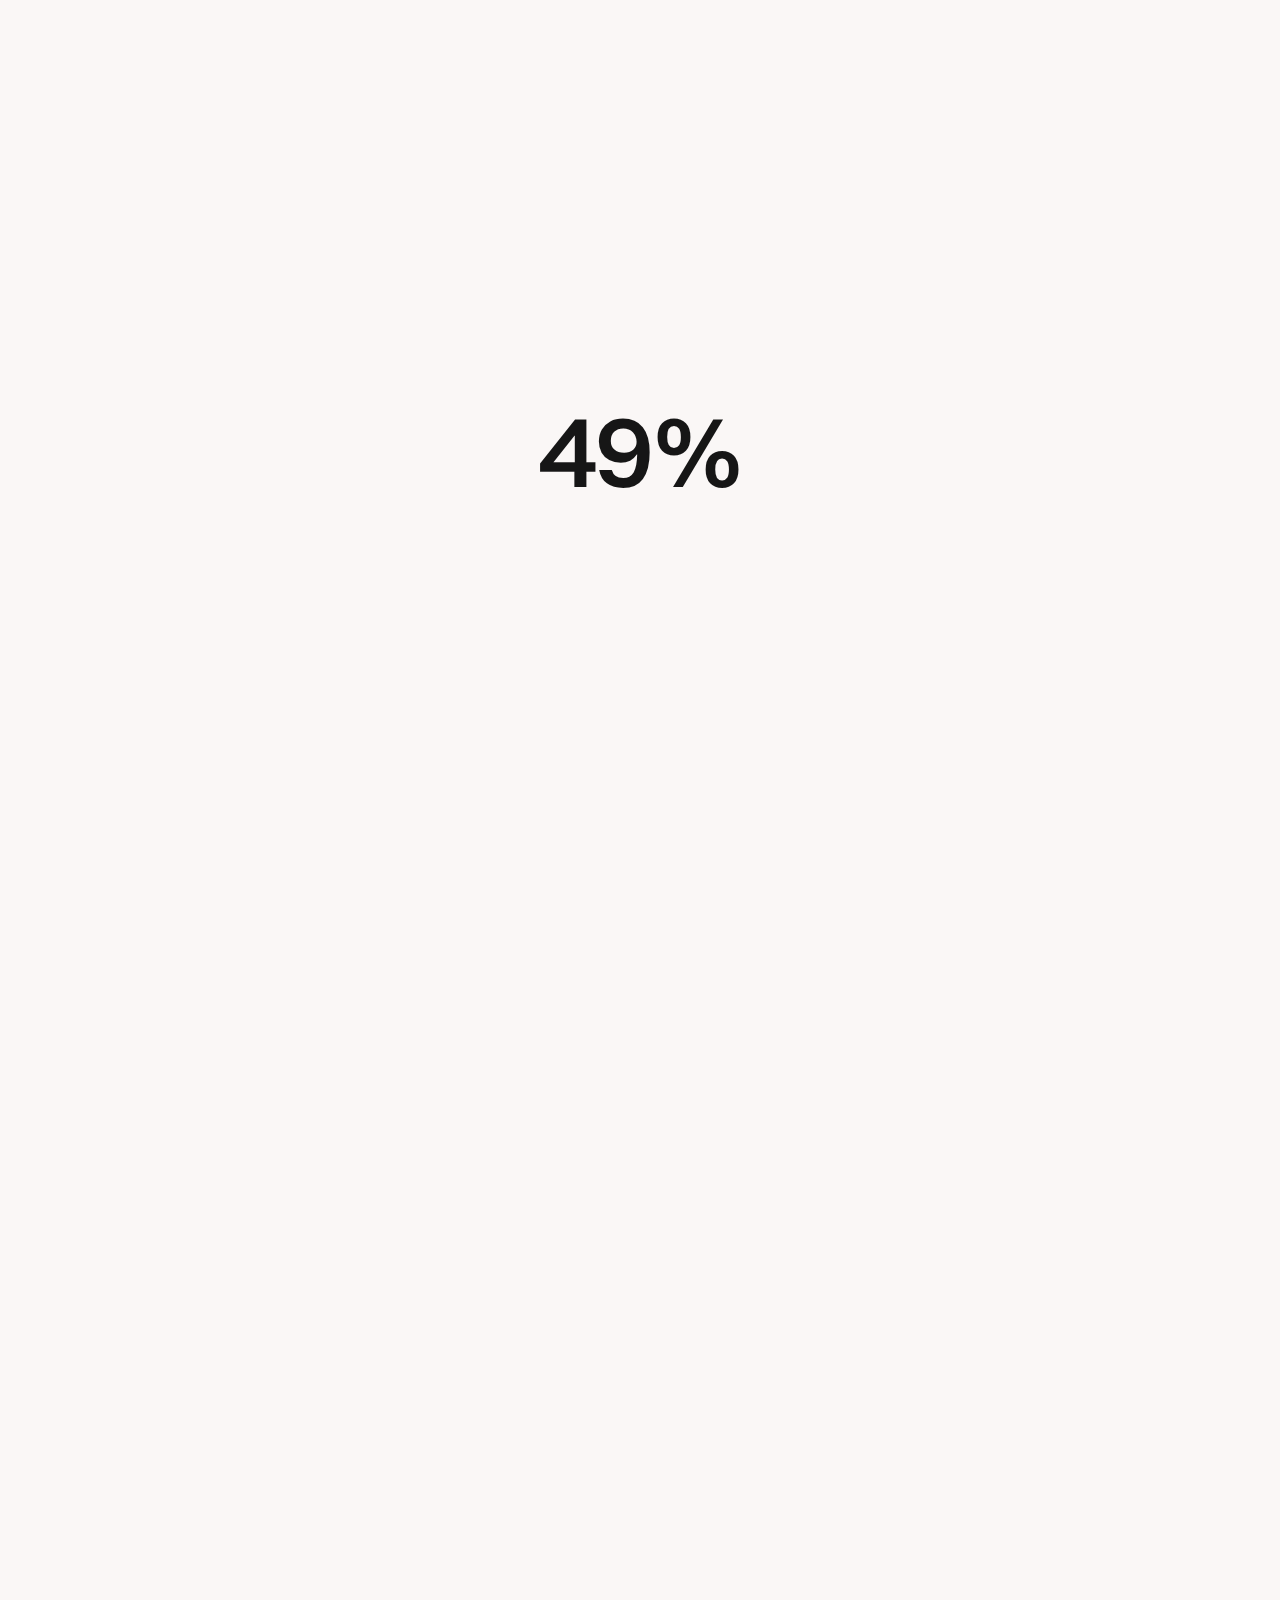
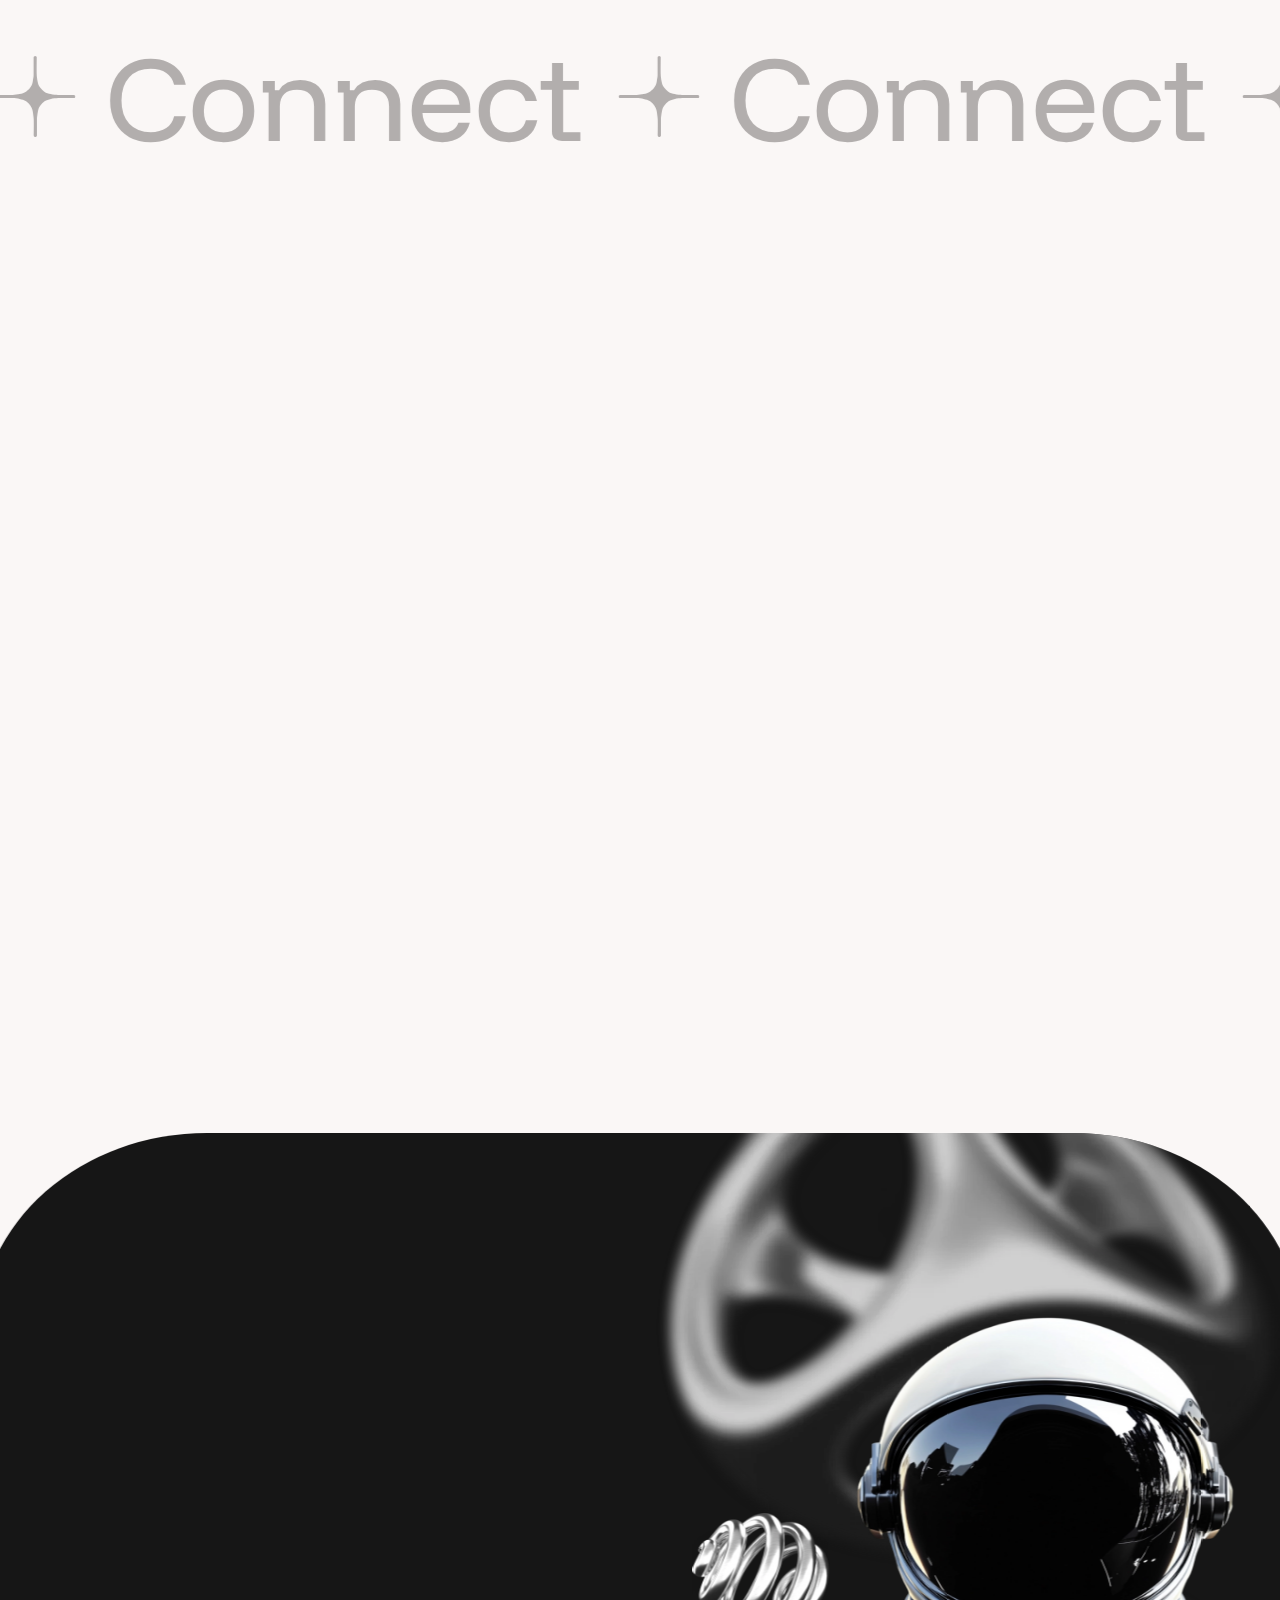
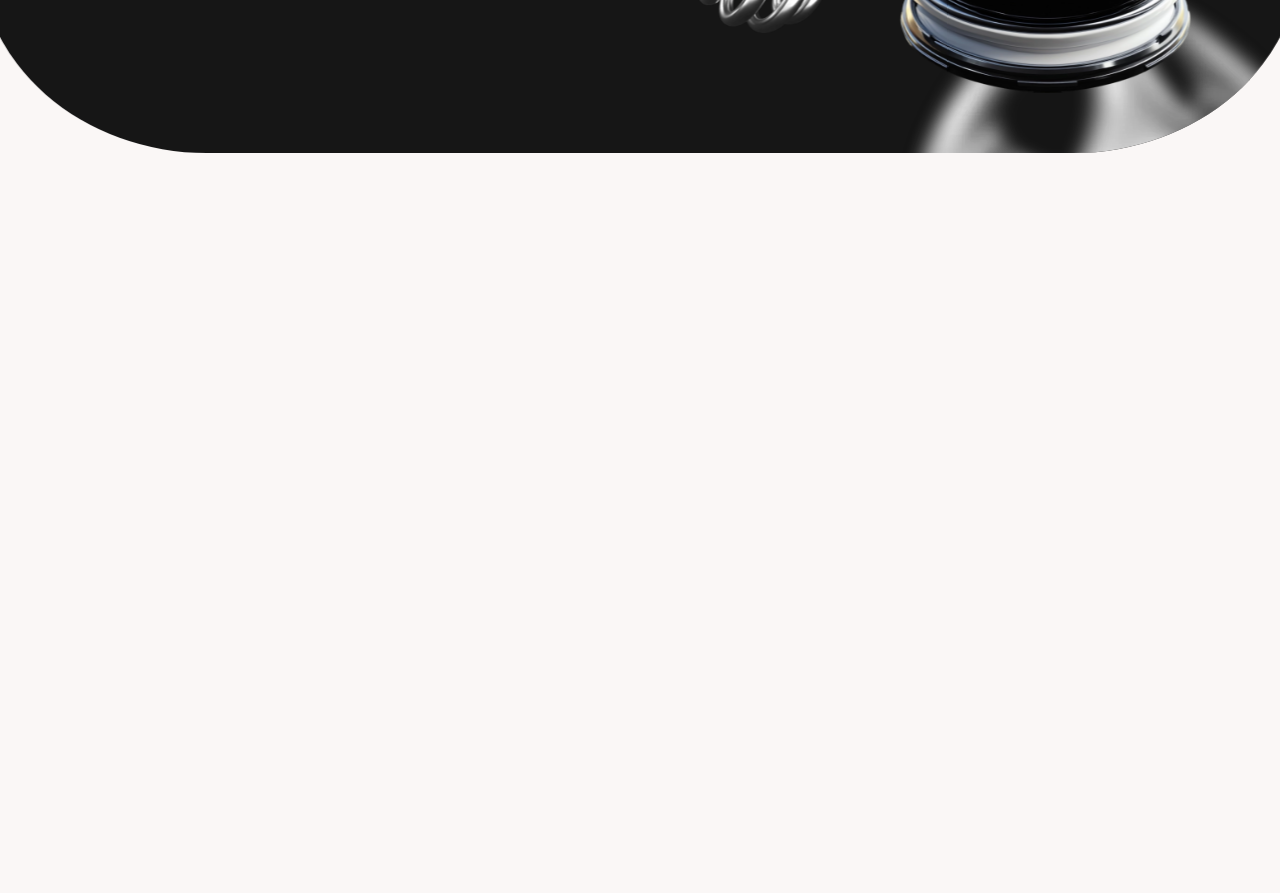
<file: contact.html>
<!DOCTYPE html>
<html lang="en" dir="ltr">

<!-- Added by HTTrack -->
<meta http-equiv="content-type" content="text/html;charset=utf-8" /><!-- /Added by HTTrack -->

<head>
  <meta charset="UTF-8">

  <!-- Page Title -->
  <title>Rufat Rashidov Website</title>

  <!-- Meta Tags -->
  <meta name="description" content="Rufat Rashidov Website">
  <meta name="keywords" content="rufatrashidov, resume, portfolio, personal page, cv,">
  <meta name="author" content="mix_design">

  <!-- Viewport Meta-->
  <meta http-equiv="X-UA-Compatible" content="IE=edge">
  <meta name="viewport" content="width=device-width, initial-scale=1, maximum-scale=1">

  <!-- Template Favicon & Icons Start -->
  <link rel="icon" href="img/favicon/favicon.ico" sizes="any">
  <link rel="icon" href="img/favicon/icon.svg" type="image/svg+xml">
  <link rel=" " href="img/favicon/ .png">
  <link rel="manifest" href="img/favicon/manifest.webmanifest">
  <!-- Template Favicon & Icons End -->

  <!-- Facebook Metadata Start -->
  <meta property="og:image:height" content="1200">
  <meta property="og:image:width" content="1200">
  <meta property="og:title" content="Rufat Rashidov Website">
  <meta property="og:description" content="Rufat Rashidov Website">
  <meta property="og:image" content="img/og-image.html">
  <!-- Facebook Metadata End -->

  <!-- Template Styles Start -->
  <link rel="stylesheet" type="text/css" href="css/loaders/loader.min.css">
  <link rel="stylesheet" type="text/css" href="css/plugins.min.css">
  <link rel="stylesheet" type="text/css" href="css/main.min.css">
  <!-- Template Styles End -->

  <!-- Custom Browser Color Start -->
  <meta name="theme-color" media="(prefers-color-scheme: light)" content="#FAF7F6">
  <meta name="theme-color" media="(prefers-color-scheme: dark)" content="#161616">
  <meta name="msapplication-navbutton-color" content="#161616">
  <meta name="mobile-web-app-capable" content="yes">
  <meta name="apple-mobile-web-app-status-bar-style" content="black-translucent">
  <!-- Custom Browser Color End -->

</head>

<body>

  <!-- Loader Start -->
  <div id="loader" class="loader">
    <div class="loader__wrapper">
      <div class="loader__content">
        <div class="loader__count">
          <span class="count__text">0</span>
          <span class="count__percent">%</span>
        </div>
      </div>
    </div>
  </div>
  <!-- Loader End -->

  <!-- Menu & Menu Hamburger Start -->
  <nav class="mxd-nav__wrap" data-lenis-prevent="">

    <!-- Hamburger Start -->
    <div class="mxd-nav__contain loading__fade">
      <a href="#0" class="mxd-nav__hamburger">
        <!-- flip element -->
        <div class="hamburger__base"></div>
        <div class="hamburger__line"></div>
        <div class="hamburger__line"></div>
      </a>
    </div>
    <!-- Hamburger End -->

    <!-- Main Navigation Start -->
    <div class="mxd-menu__wrapper">
      <!-- background active layer -->
      <div class="mxd-menu__base"></div>
      <!-- menu container -->
      <div class="mxd-menu__contain">
        <div class="mxd-menu__inner">
          <!-- left side -->
          <div class="mxd-menu__left">
            <p class="mxd-menu__caption menu-fade-in">🎨 Innovative design<br>and cutting-edge development</p>
            <div class="main-menu">
              <nav class="main-menu__content">
                <ul id="main-menu" class="main-menu__accordion">
                  <li class="main-menu__item">
                    <a class="main-menu__link btn btn-anim" href="index.html">
                      <span class="btn-caption">Home Page</span>
                    </a>
                  </li>
                  <li class="main-menu__item">
                    <a class="main-menu__link btn btn-anim" href="about.html">
                      <span class="btn-caption">About</span>
                    </a>
                  </li>
                  <li class="main-menu__item">
                    <a class="main-menu__link btn btn-anim" href="services.html">
                      <span class="btn-caption">Services</span>
                    </a>
                  </li>
                  <li class="main-menu__item">
                    <a class="main-menu__link btn btn-anim" href="works.html">
                      <span class="btn-caption">Works</span>
                    </a>
                  </li>
                  <li class="main-menu__item">
                    <a class="main-menu__link btn btn-anim" href="contact.html">
                      <span class="btn-caption">Contact</span>
                    </a>
                  </li>
                </ul>
              </nav>
            </div>
          </div>
          <!-- right side -->
          <div class="mxd-menu__right">
            <div class="menu-promo">
              <div class="menu-promo__content">
                <p class="menu-promo__caption menu-fade-in">👋 Nice to see you!<br>
                  I'm Rufat Rashidov — a digital creative blending code and design.</p>
                <div class="menu-promo__video">
                  <video class="menu-video" id="inner-video" preload="auto" autoplay="autoplay" loop="loop"
                    muted="muted" poster="video/1920x1080_video-07.webp">
                    <source type="video/mp4" src="video/1920x1080_video-07.mp4">
                    <source type="video/webm" src="1920x1080_video-07.webm">
                    <source type="video/ogv" src="1920x1080_video-07.ogv">
                  </video>
                </div>
              </div>
            </div>
          </div>
        </div>
      </div>
    </div>
    <!-- Main Navigation End -->

  </nav>
  <!-- Menu & Menu Hamburger End -->

  <!-- Header Start -->
  <header id="header" class="mxd-header">
    <!-- header logo -->
    <div class="mxd-header__logo loading__fade">
      <a href="index.html" class="mxd-logo">
        <!-- logo text -->
        <span class="mxd-logo__text">Rufat<br>Rashidov</span>
      </a>
    </div>
    <!-- header controls -->
    <div class="mxd-header__controls loading__fade">
      <button id="color-switcher" class="mxd-color-switcher" type="button" role="switch" aria-label="light/dark mode"
        aria-checked="true"></button>
      <a class="btn btn-anim btn-default btn-mobile-icon btn-outline slide-right-up" href="contact.html">
        <span class="btn-caption">Say Hello</span>
        <i class="ph-bold ph-arrow-up-right"></i>
      </a>
    </div>
  </header>
  <!-- Header End -->

  <!-- Page Content Start -->
  <main id="mxd-page-content" class="mxd-page-content inner-page-content">

    <!-- Section - Inner Page Headline Start -->
    <div class="mxd-section mxd-section-inner-headline padding-s-text-pre-form overflow-hidden">
      <div class="mxd-container grid-container">

        <!-- Block - Inner Page Headline Start -->
        <div class="mxd-block loading-wrap">
          <div class="container-fluid px-0">
            <div class="row gx-0">

              <!-- Inner Headline Name Start -->
              <div class="col-12 col-xl-2 mxd-grid-item no-margin">
                <div class="mxd-block__name name-inner-headline">
                  <p class="mxd-point-subtitle">
                    <svg version="1.1" xmlns="http://www.w3.org/2000/svg" x="0px" y="0px" width="20px" height="20px"
                      viewBox="0 0 20 20" fill="currentColor">
                      <path fill="currentColor" d="M19.6,9.6c0,0-3,0-4,0c-0.4,0-1.8-0.2-1.8-0.2c-0.6-0.1-1.1-0.2-1.6-0.6c-0.5-0.3-0.9-0.8-1.2-1.2
                          c-0.3-0.4-0.4-0.9-0.5-1.4c0,0-0.1-1.1-0.2-1.5c-0.1-1.1,0-4.4,0-4.4C10.4,0.2,10.2,0,10,0S9.6,0.2,9.6,0.4c0,0,0.1,3.3,0,4.4
                          c0,0.4-0.2,1.5-0.2,1.5C9.4,6.7,9.2,7.2,9,7.6C8.7,8.1,8.2,8.5,7.8,8.9c-0.5,0.3-1,0.5-1.6,0.6c0,0-1.2,0.1-1.7,0.2
                          c-1,0.1-4.2,0-4.2,0C0.2,9.6,0,9.8,0,10c0,0.2,0.2,0.4,0.4,0.4c0,0,3.1-0.1,4.2,0c0.4,0,1.7,0.2,1.7,0.2c0.6,0.1,1.1,0.2,1.6,0.6
                          c0.4,0.3,0.8,0.7,1.1,1.1c0.3,0.5,0.5,1,0.6,1.6c0,0,0.1,1.3,0.2,1.7c0,1,0,4.1,0,4.1c0,0.2,0.2,0.4,0.4,0.4s0.4-0.2,0.4-0.4
                          c0,0,0-3.1,0-4.1c0-0.4,0.2-1.7,0.2-1.7c0.1-0.6,0.2-1.1,0.6-1.6c0.3-0.4,0.7-0.8,1.1-1.1c0.5-0.3,1-0.5,1.6-0.6
                          c0,0,1.3-0.1,1.8-0.2c1,0,4,0,4,0c0.2,0,0.4-0.2,0.4-0.4C20,9.8,19.8,9.6,19.6,9.6L19.6,9.6z" />
                    </svg>
                    <span>Contact</span>
                  </p>
                </div>
              </div>
              <!-- Inner Headline Name Start -->

              <!-- Inner Headline Content Start -->
              <div class="col-12 col-xl-8 mxd-grid-item no-margin">

                <div class="mxd-block__content">
                  <div class="mxd-block__inner-headline loading__item">
                    <h1 class="inner-headline__title">
                      Let's talk<br>about your project!
                    </h1>
                    <a class="btn btn-line-headline slide-right-up anim-no-delay" href="mailto:hello@rufatrashidov.com">
                      <span class="btn-caption">hello@rufatrashidov.com</span>
                      <i class="ph-bold ph-arrow-up-right"></i>
                    </a>
                    <p class="inner-headline__text t-large t-bright loading__item">Have questions? We've got the
                      answers!
                      Here, you'll find clear and concise information about our services, process,
                      and what to expect when working with us. If you need more details, feel free to
                      reach out!</p>
                  </div>
                </div>

              </div>
              <!-- Inner Headline Content End -->

            </div>
          </div>
        </div>
        <!-- Block - Inner Page Headline End -->

      </div>
    </div>
    <!-- Section - Inner Page Headline End -->

    <!-- Section - Inner Page Form Start -->
    <div class="mxd-section mxd-section-inner-form padding-default">
      <div class="mxd-container grid-container">

        <!-- Block - Inner Page Headline Start -->
        <div class="mxd-block">
          <div class="container-fluid px-0">
            <div class="row gx-0">

              <!-- Inner Headline Name Start -->
              <div class="col-12 col-xl-2 mxd-grid-item no-margin"></div>
              <!-- Inner Headline Name Start -->

              <!-- Inner Headline Content Start -->
              <div class="col-12 col-xl-8">

                <div class="mxd-block__content contact">
                  <div class="mxd-block__inner-form loading__fade">
                    <div class="form-container">

                      <!-- Reply Messages Start -->
                      <div class="form__reply centered text-center">
                        <i class="ph-fill ph-smiley-wink reply__icon"></i>
                        <!-- <i class="ph-fill ph-smiley reply__icon"></i> -->
                        <p class="reply__title">Done!</p>
                        <span class="reply__text">Thanks for your message. We'll get back as soon as possible.</span>
                      </div>
                      <!-- Reply Messages End -->

                      <!-- Contact Form Start -->
                      <form class="form contact-form" id="contact-form">
                        <!-- Hidden Required Fields -->
                        <input type="hidden" name="project_name" value="#">
                        <input type="hidden" name="admin_email" value="#">
                        <input type="hidden" name="form_subject" value="Contact Form Message">
                        <!-- END Hidden Required Fields-->
                        <div class="container-fluid p-0">
                          <div class="row gx-0">
                            <div class="col-12 col-md-6 mxd-grid-item anim-uni-in-up">
                              <input type="text" name="Name" placeholder="Your name*" required>
                            </div>
                            <div class="col-12 col-md-6 mxd-grid-item anim-uni-in-up">
                              <input type="text" name="Company" placeholder="Company name">
                            </div>
                            <div class="col-12 col-md-6 mxd-grid-item anim-uni-in-up">
                              <input type="email" name="E-mail" placeholder="Email*" required>
                            </div>
                            <div class="col-12 col-md-6 mxd-grid-item anim-uni-in-up">
                              <input type="tel" name="Phone" placeholder="Phone">
                            </div>
                            <div class="col-12 mxd-grid-item anim-uni-in-up">
                              <textarea name="Message" placeholder="A few words about your project*"
                                required></textarea>
                            </div>
                            <div class="col-12 mxd-grid-item anim-uni-in-up">
                              <button class="btn btn-anim btn-default btn-large btn-opposite slide-right-up"
                                type="submit">
                                <span class="btn-caption">Submit</span>
                                <i class="ph-bold ph-arrow-up-right"></i>
                              </button>
                            </div>
                          </div>
                        </div>
                      </form>
                      <!-- Contact Form End -->

                    </div>
                  </div>
                </div>

              </div>
              <!-- Inner Headline Content End -->

            </div>
          </div>
        </div>
        <!-- Block - Inner Page Headline End -->

      </div>
    </div>
    <!-- Section - Inner Page Form End -->
    <!-- Section - Marquee Text One Line Start -->
    <div class="mxd-section padding-mtext">
      <div class="mxd-container fullwidth-container">

        <!-- Block - Marquee Text One Line Start -->
        <div class="mxd-block">
          <div class="marquee marquee-right--gsap muted-extra">
            <div class="marquee__toright">
              <!-- single item -->
              <div class="marquee__item one-line item-regular text">
                <p class="marquee__text">Connect</p>
                <div class="marquee__image">
                  <svg version="1.1" xmlns="http://www.w3.org/2000/svg" viewBox="0 0 80 80" fill="currentColor">
                    <path fill="currentColor" d="M78.4,38.4c0,0-11.8,0-15.8,0c-1.6,0-4.8-0.2-7.1-0.8c-2.3-0.6-4.3-0.8-6.3-2.4c-2-1.2-3.5-3.2-4.7-4.8
                        c-1.2-1.6-1.6-3.6-2-5.5c-0.3-1.5-0.7-4.3-0.8-5.9c-0.2-4.3,0-17.4,0-17.4C41.8,0.8,41,0,40.2,0s-1.6,0.8-1.6,1.6c0,0,0,13.1,0,17.4
                        c0,1.6-0.6,4.3-0.8,5.9c-0.3,2-0.8,4-2,5.5c-1.2,2-2.8,3.6-4.7,4.8s-4,1.8-6.3,2.4c-1.9,0.5-4.7,0.6-6.7,0.8c-3.9,0.4-16.6,0-16.6,0
                        C0.8,38.4,0,39.2,0,40c0,0.8,0.8,1.6,1.6,1.6c0,0,12.2,0,16.6,0c1.6,0,4.8,0.3,6.7,0.8c2.3,0.6,4.3,0.8,6.3,2.4
                        c1.6,1.2,3.2,2.8,4.3,4.4c1.2,2,2.1,3.9,2.4,6.3c0.2,1.7,0.7,4.7,0.8,6.7c0.2,4,0,16.2,0,16.2c0,0.8,0.8,1.6,1.6,1.6
                        s1.6-0.8,1.6-1.6c0,0,0-12.3,0-16.2c0-1.6,0.5-5.1,0.8-6.7c0.5-2.3,0.8-4.4,2.4-6.3c1.2-1.6,2.8-3.2,4.3-4.4c2-1.2,3.9-2,6.3-2.4
                        c1.8-0.3,5.1-0.7,7.1-0.8c3.5-0.2,15.8,0,15.8,0c0.8,0,1.6-0.8,1.6-1.6C80,39.2,79.2,38.4,78.4,38.4C78.4,38.4,78.4,38.4,78.4,38.4z
                        " />
                  </svg>
                </div>
              </div>
              <!-- single item -->
              <div class="marquee__item one-line item-regular text">
                <p class="marquee__text">Connect</p>
                <div class="marquee__image">
                  <svg version="1.1" xmlns="http://www.w3.org/2000/svg" viewBox="0 0 80 80" fill="currentColor">
                    <path fill="currentColor" d="M78.4,38.4c0,0-11.8,0-15.8,0c-1.6,0-4.8-0.2-7.1-0.8c-2.3-0.6-4.3-0.8-6.3-2.4c-2-1.2-3.5-3.2-4.7-4.8
                        c-1.2-1.6-1.6-3.6-2-5.5c-0.3-1.5-0.7-4.3-0.8-5.9c-0.2-4.3,0-17.4,0-17.4C41.8,0.8,41,0,40.2,0s-1.6,0.8-1.6,1.6c0,0,0,13.1,0,17.4
                        c0,1.6-0.6,4.3-0.8,5.9c-0.3,2-0.8,4-2,5.5c-1.2,2-2.8,3.6-4.7,4.8s-4,1.8-6.3,2.4c-1.9,0.5-4.7,0.6-6.7,0.8c-3.9,0.4-16.6,0-16.6,0
                        C0.8,38.4,0,39.2,0,40c0,0.8,0.8,1.6,1.6,1.6c0,0,12.2,0,16.6,0c1.6,0,4.8,0.3,6.7,0.8c2.3,0.6,4.3,0.8,6.3,2.4
                        c1.6,1.2,3.2,2.8,4.3,4.4c1.2,2,2.1,3.9,2.4,6.3c0.2,1.7,0.7,4.7,0.8,6.7c0.2,4,0,16.2,0,16.2c0,0.8,0.8,1.6,1.6,1.6
                        s1.6-0.8,1.6-1.6c0,0,0-12.3,0-16.2c0-1.6,0.5-5.1,0.8-6.7c0.5-2.3,0.8-4.4,2.4-6.3c1.2-1.6,2.8-3.2,4.3-4.4c2-1.2,3.9-2,6.3-2.4
                        c1.8-0.3,5.1-0.7,7.1-0.8c3.5-0.2,15.8,0,15.8,0c0.8,0,1.6-0.8,1.6-1.6C80,39.2,79.2,38.4,78.4,38.4C78.4,38.4,78.4,38.4,78.4,38.4z
                        " />
                  </svg>
                </div>
              </div>
              <!-- single item -->
              <div class="marquee__item one-line item-regular text">
                <p class="marquee__text">Connect</p>
                <div class="marquee__image">
                  <svg version="1.1" xmlns="http://www.w3.org/2000/svg" viewBox="0 0 80 80" fill="currentColor">
                    <path fill="currentColor" d="M78.4,38.4c0,0-11.8,0-15.8,0c-1.6,0-4.8-0.2-7.1-0.8c-2.3-0.6-4.3-0.8-6.3-2.4c-2-1.2-3.5-3.2-4.7-4.8
                        c-1.2-1.6-1.6-3.6-2-5.5c-0.3-1.5-0.7-4.3-0.8-5.9c-0.2-4.3,0-17.4,0-17.4C41.8,0.8,41,0,40.2,0s-1.6,0.8-1.6,1.6c0,0,0,13.1,0,17.4
                        c0,1.6-0.6,4.3-0.8,5.9c-0.3,2-0.8,4-2,5.5c-1.2,2-2.8,3.6-4.7,4.8s-4,1.8-6.3,2.4c-1.9,0.5-4.7,0.6-6.7,0.8c-3.9,0.4-16.6,0-16.6,0
                        C0.8,38.4,0,39.2,0,40c0,0.8,0.8,1.6,1.6,1.6c0,0,12.2,0,16.6,0c1.6,0,4.8,0.3,6.7,0.8c2.3,0.6,4.3,0.8,6.3,2.4
                        c1.6,1.2,3.2,2.8,4.3,4.4c1.2,2,2.1,3.9,2.4,6.3c0.2,1.7,0.7,4.7,0.8,6.7c0.2,4,0,16.2,0,16.2c0,0.8,0.8,1.6,1.6,1.6
                        s1.6-0.8,1.6-1.6c0,0,0-12.3,0-16.2c0-1.6,0.5-5.1,0.8-6.7c0.5-2.3,0.8-4.4,2.4-6.3c1.2-1.6,2.8-3.2,4.3-4.4c2-1.2,3.9-2,6.3-2.4
                        c1.8-0.3,5.1-0.7,7.1-0.8c3.5-0.2,15.8,0,15.8,0c0.8,0,1.6-0.8,1.6-1.6C80,39.2,79.2,38.4,78.4,38.4C78.4,38.4,78.4,38.4,78.4,38.4z
                        " />
                  </svg>
                </div>
              </div>
              <!-- single item -->
              <div class="marquee__item one-line item-regular text">
                <p class="marquee__text">Connect</p>
                <div class="marquee__image">
                  <svg version="1.1" xmlns="http://www.w3.org/2000/svg" viewBox="0 0 80 80" fill="currentColor">
                    <path fill="currentColor" d="M78.4,38.4c0,0-11.8,0-15.8,0c-1.6,0-4.8-0.2-7.1-0.8c-2.3-0.6-4.3-0.8-6.3-2.4c-2-1.2-3.5-3.2-4.7-4.8
                        c-1.2-1.6-1.6-3.6-2-5.5c-0.3-1.5-0.7-4.3-0.8-5.9c-0.2-4.3,0-17.4,0-17.4C41.8,0.8,41,0,40.2,0s-1.6,0.8-1.6,1.6c0,0,0,13.1,0,17.4
                        c0,1.6-0.6,4.3-0.8,5.9c-0.3,2-0.8,4-2,5.5c-1.2,2-2.8,3.6-4.7,4.8s-4,1.8-6.3,2.4c-1.9,0.5-4.7,0.6-6.7,0.8c-3.9,0.4-16.6,0-16.6,0
                        C0.8,38.4,0,39.2,0,40c0,0.8,0.8,1.6,1.6,1.6c0,0,12.2,0,16.6,0c1.6,0,4.8,0.3,6.7,0.8c2.3,0.6,4.3,0.8,6.3,2.4
                        c1.6,1.2,3.2,2.8,4.3,4.4c1.2,2,2.1,3.9,2.4,6.3c0.2,1.7,0.7,4.7,0.8,6.7c0.2,4,0,16.2,0,16.2c0,0.8,0.8,1.6,1.6,1.6
                        s1.6-0.8,1.6-1.6c0,0,0-12.3,0-16.2c0-1.6,0.5-5.1,0.8-6.7c0.5-2.3,0.8-4.4,2.4-6.3c1.2-1.6,2.8-3.2,4.3-4.4c2-1.2,3.9-2,6.3-2.4
                        c1.8-0.3,5.1-0.7,7.1-0.8c3.5-0.2,15.8,0,15.8,0c0.8,0,1.6-0.8,1.6-1.6C80,39.2,79.2,38.4,78.4,38.4C78.4,38.4,78.4,38.4,78.4,38.4z
                        " />
                  </svg>
                </div>
              </div>
            </div>
          </div>
        </div>
        <!-- Block - Marquee Text One Line End -->

      </div>
    </div>
    <!-- Section - Marquee Text One Line End -->

    <!-- Section - Socials List Start -->
    <div class="mxd-section padding-pre-title">
      <div class="mxd-container">

        <!-- Block - Socials List Start -->
        <div class="mxd-block">
          <div class="mxd-links-lines">
            <!-- item -->
            <div class="mxd-links-lines__item">
              <div class="mxd-links-lines__divider anim-uni-in-up"></div>
              <a class="mxd-links-lines__link anim-uni-in-up" href="https://www.behance.net/rufatrashidov"
                target="_blank">
                <h6 class="mxd-links-lines__title">Behance</h6>
                <div class="mxd-links-lines__icon">
                  <i class="ph ph-arrow-up-right"></i>
                </div>
              </a>
              <div class="mxd-links-lines__divider anim-uni-in-up"></div>
            </div>
            <!-- item -->
            <div class="mxd-links-lines__item">
              <div class="mxd-links-lines__divider anim-uni-in-up"></div>
              <a class="mxd-links-lines__link anim-uni-in-up" href="https://www.figma.com/@rufatrashidov"
                target="_blank">
                <h6 class="mxd-links-lines__title">Figma Community</h6>
                <div class="mxd-links-lines__icon">
                  <i class="ph ph-arrow-up-right"></i>
                </div>
              </a>
              <div class="mxd-links-lines__divider anim-uni-in-up"></div>
            </div>
            <!-- item -->
            <div class="mxd-links-lines__item">
              <div class="mxd-links-lines__divider anim-uni-in-up"></div>
              <a class="mxd-links-lines__link anim-uni-in-up" href="https://www.linkedin.com/in/rufatrashidov/"
                target="_blank">
                <h6 class="mxd-links-lines__title">Linkedin</h6>
                <div class="mxd-links-lines__icon">
                  <i class="ph ph-arrow-up-right"></i>
                </div>
              </a>
              <div class="mxd-links-lines__divider anim-uni-in-up"></div>
            </div>
            <!-- item -->
            <div class="mxd-links-lines__item">
              <div class="mxd-links-lines__divider anim-uni-in-up"></div>
              <a class="mxd-links-lines__link anim-uni-in-up" href="https://www.gumroad.com/rufatrashidov"
                target="_blank">
                <h6 class="mxd-links-lines__title">Gumroad</h6>
                <div class="mxd-links-lines__icon">
                  <i class="ph ph-arrow-up-right"></i>
                </div>
              </a>
              <div class="mxd-links-lines__divider anim-uni-in-up"></div>
            </div>
            <!-- item -->
            <div class="mxd-links-lines__item">
              <div class="mxd-links-lines__divider anim-uni-in-up"></div>
              <a class="mxd-links-lines__link anim-uni-in-up" href="https://dribbble.com/rufatrashidov" target="_blank">
                <h6 class="mxd-links-lines__title">Dribbble</h6>
                <div class="mxd-links-lines__icon">
                  <i class="ph ph-arrow-up-right"></i>
                </div>
              </a>
              <div class="mxd-links-lines__divider anim-uni-in-up"></div>
            </div>
            <!-- item -->
            <div class="mxd-links-lines__item">
              <div class="mxd-links-lines__divider anim-uni-in-up"></div>
              <a class="mxd-links-lines__link anim-uni-in-up" href="https://bento.me/rufatrashidov" target="_blank">
                <h6 class="mxd-links-lines__title">Bento</h6>
                <div class="mxd-links-lines__icon">
                  <i class="ph ph-arrow-up-right"></i>
                </div>
              </a>
              <div class="mxd-links-lines__divider anim-uni-in-up"></div>
            </div>
            <!-- item -->
            <div class="mxd-links-lines__item">
              <div class="mxd-links-lines__divider anim-uni-in-up"></div>
              <a class="mxd-links-lines__link anim-uni-in-up" href="https://www.instagram.com/ruffryderr"
                target="_blank">
                <h6 class="mxd-links-lines__title">Instagram</h6>
                <div class="mxd-links-lines__icon">
                  <i class="ph ph-arrow-up-right"></i>
                </div>
              </a>
              <div class="mxd-links-lines__divider anim-uni-in-up"></div>
            </div>
          </div>
        </div>
        <!-- Block - Socials List Start -->

      </div>
    </div>
    <!-- Section - Socials List End -->


    <!-- Section - CTA Start -->
    <div class="mxd-section overflow-hidden">
      <div class="mxd-container">

        <!-- Block - CTA Start -->
        <div class="mxd-block">
          <div class="mxd-promo">
            <div class="mxd-promo__inner anim-zoom-out-container">
              <!-- background -->
              <div class="mxd-promo__bg"></div>
              <!-- caption -->
              <div class="mxd-promo__content">
                <p class="mxd-promo__title anim-uni-in-up">
                  <span class="mxd-promo__icon">
                    <img src="img/icons/300x300_obj-cta-01.webp" alt="Icon">
                  </span>
                  <span class="mxd-promo__caption reveal-type">Let's talk about your project!</span>
                </p>
                <div class="mxd-promo__controls anim-uni-in-up">
                  <a class="btn btn-anim btn-default btn-large btn-additional slide-right-up" href="#contact-form">
                    <span class="btn-caption">Say Hello</span>
                    <i class="ph-bold ph-arrow-up-right"></i>
                  </a>
                </div>
              </div>
              <!-- parallax images -->
              <div class="mxd-promo__images">
                <img class="promo-image promo-image-1" src="img/illustrations/cta-img-01.webp" alt="Image">
                <img class="promo-image promo-image-2" src="img/illustrations/cta-img-02.webp" alt="Image">
              </div>
            </div>
          </div>
        </div>
        <!-- Block - CTA End -->

      </div>
    </div>
    <!-- Section - CTA End -->

  </main>
  <!-- Page Content End -->

  <!-- Footer Start -->
  <footer id="mxd-footer" class="mxd-footer mt-5">

    <div class="mxd-footer__footer-blocks">
      <!-- single column -->
      <div class="footer-blocks__column animate-card-3">
        <!-- inner card -->
        <div class="footer-blocks__card fullheight-card">
          <!-- footer navigation -->
          <div class="footer-blocks__nav">
            <ul class="footer-nav">
              <li class="footer-nav__item anim-uni-in-up">
                <a href="index.html" class="footer-nav__link btn-anim">
                  <span class="btn-caption">Home</span>
                </a>
              </li>
              <li class="footer-nav__item anim-uni-in-up">
                <a href="about.html" class="footer-nav__link btn-anim">
                  <span class="btn-caption">About</span>
                </a>
              </li>
              <li class="footer-nav__item anim-uni-in-up">
                <a href="services.html" class="footer-nav__link btn-anim">
                  <span class="btn-caption">Services</span>
                </a>
              </li>
              <li class="footer-nav__item anim-uni-in-up">
                <a href="works.html" class="footer-nav__link btn-anim">
                  <span class="btn-caption">Works</span>
                </a>
                <p class="footer-nav__counter">
                  <svg version="1.1" xmlns="http://www.w3.org/2000/svg" x="0px" y="0px" width="20px" height="20px"
                    viewBox="0 0 20 20" fill="currentColor">
                    <path fill="currentColor" d="M19.6,9.6c0,0-3,0-4,0c-0.4,0-1.8-0.2-1.8-0.2c-0.6-0.1-1.1-0.2-1.6-0.6c-0.5-0.3-0.9-0.8-1.2-1.2
                        c-0.3-0.4-0.4-0.9-0.5-1.4c0,0-0.1-1.1-0.2-1.5c-0.1-1.1,0-4.4,0-4.4C10.4,0.2,10.2,0,10,0S9.6,0.2,9.6,0.4c0,0,0.1,3.3,0,4.4
                        c0,0.4-0.2,1.5-0.2,1.5C9.4,6.7,9.2,7.2,9,7.6C8.7,8.1,8.2,8.5,7.8,8.9c-0.5,0.3-1,0.5-1.6,0.6c0,0-1.2,0.1-1.7,0.2
                        c-1,0.1-4.2,0-4.2,0C0.2,9.6,0,9.8,0,10c0,0.2,0.2,0.4,0.4,0.4c0,0,3.1-0.1,4.2,0c0.4,0,1.7,0.2,1.7,0.2c0.6,0.1,1.1,0.2,1.6,0.6
                        c0.4,0.3,0.8,0.7,1.1,1.1c0.3,0.5,0.5,1,0.6,1.6c0,0,0.1,1.3,0.2,1.7c0,1,0,4.1,0,4.1c0,0.2,0.2,0.4,0.4,0.4s0.4-0.2,0.4-0.4
                        c0,0,0-3.1,0-4.1c0-0.4,0.2-1.7,0.2-1.7c0.1-0.6,0.2-1.1,0.6-1.6c0.3-0.4,0.7-0.8,1.1-1.1c0.5-0.3,1-0.5,1.6-0.6
                        c0,0,1.3-0.1,1.8-0.2c1,0,4,0,4,0c0.2,0,0.4-0.2,0.4-0.4C20,9.8,19.8,9.6,19.6,9.6L19.6,9.6z">
                    </path>
                  </svg>
                  <span>10</span>
                </p>
              </li>
              <li class="footer-nav__item anim-uni-in-up">
                <a href="contact.html" class="footer-nav__link btn-anim">
                  <span class="btn-caption">Contact</span>
                </a>
              </li>
            </ul>
          </div>
          <!-- links -->
          <div class="footer-blocks__links anim-uni-in-up">
            <span class="btn-caption">Rufat Rashidov </span>
          </div>
        </div>
      </div>
      <!-- single column -->
      <div class="footer-blocks__column animate-card-3">
        <!-- inner card -->
        <div class="footer-blocks__card">
          <p class="mxd-point-subtitle anim-uni-in-up">
            <svg version="1.1" xmlns="http://www.w3.org/2000/svg" x="0px" y="0px" width="20px" height="20px"
              viewBox="0 0 20 20" fill="currentColor">
              <path fill="currentColor" d="M19.6,9.6c0,0-3,0-4,0c-0.4,0-1.8-0.2-1.8-0.2c-0.6-0.1-1.1-0.2-1.6-0.6c-0.5-0.3-0.9-0.8-1.2-1.2
                  c-0.3-0.4-0.4-0.9-0.5-1.4c0,0-0.1-1.1-0.2-1.5c-0.1-1.1,0-4.4,0-4.4C10.4,0.2,10.2,0,10,0S9.6,0.2,9.6,0.4c0,0,0.1,3.3,0,4.4
                  c0,0.4-0.2,1.5-0.2,1.5C9.4,6.7,9.2,7.2,9,7.6C8.7,8.1,8.2,8.5,7.8,8.9c-0.5,0.3-1,0.5-1.6,0.6c0,0-1.2,0.1-1.7,0.2
                  c-1,0.1-4.2,0-4.2,0C0.2,9.6,0,9.8,0,10c0,0.2,0.2,0.4,0.4,0.4c0,0,3.1-0.1,4.2,0c0.4,0,1.7,0.2,1.7,0.2c0.6,0.1,1.1,0.2,1.6,0.6
                  c0.4,0.3,0.8,0.7,1.1,1.1c0.3,0.5,0.5,1,0.6,1.6c0,0,0.1,1.3,0.2,1.7c0,1,0,4.1,0,4.1c0,0.2,0.2,0.4,0.4,0.4s0.4-0.2,0.4-0.4
                  c0,0,0-3.1,0-4.1c0-0.4,0.2-1.7,0.2-1.7c0.1-0.6,0.2-1.1,0.6-1.6c0.3-0.4,0.7-0.8,1.1-1.1c0.5-0.3,1-0.5,1.6-0.6
                  c0,0,1.3-0.1,1.8-0.2c1,0,4,0,4,0c0.2,0,0.4-0.2,0.4-0.4C20,9.8,19.8,9.6,19.6,9.6L19.6,9.6z"></path>
            </svg>
            <a href="mailto:hello@rufatrashidov.com">hello@rufatrashidov.com</a>
          </p>
        </div>
        <!-- inner card -->
        <div class="footer-blocks__card">
          <p class="mxd-point-subtitle anim-uni-in-up">
            <svg version="1.1" xmlns="http://www.w3.org/2000/svg" x="0px" y="0px" width="20px" height="20px"
              viewBox="0 0 20 20" fill="currentColor">
              <path fill="currentColor" d="M19.6,9.6c0,0-3,0-4,0c-0.4,0-1.8-0.2-1.8-0.2c-0.6-0.1-1.1-0.2-1.6-0.6c-0.5-0.3-0.9-0.8-1.2-1.2
                  c-0.3-0.4-0.4-0.9-0.5-1.4c0,0-0.1-1.1-0.2-1.5c-0.1-1.1,0-4.4,0-4.4C10.4,0.2,10.2,0,10,0S9.6,0.2,9.6,0.4c0,0,0.1,3.3,0,4.4
                  c0,0.4-0.2,1.5-0.2,1.5C9.4,6.7,9.2,7.2,9,7.6C8.7,8.1,8.2,8.5,7.8,8.9c-0.5,0.3-1,0.5-1.6,0.6c0,0-1.2,0.1-1.7,0.2
                  c-1,0.1-4.2,0-4.2,0C0.2,9.6,0,9.8,0,10c0,0.2,0.2,0.4,0.4,0.4c0,0,3.1-0.1,4.2,0c0.4,0,1.7,0.2,1.7,0.2c0.6,0.1,1.1,0.2,1.6,0.6
                  c0.4,0.3,0.8,0.7,1.1,1.1c0.3,0.5,0.5,1,0.6,1.6c0,0,0.1,1.3,0.2,1.7c0,1,0,4.1,0,4.1c0,0.2,0.2,0.4,0.4,0.4s0.4-0.2,0.4-0.4
                  c0,0,0-3.1,0-4.1c0-0.4,0.2-1.7,0.2-1.7c0.1-0.6,0.2-1.1,0.6-1.6c0.3-0.4,0.7-0.8,1.1-1.1c0.5-0.3,1-0.5,1.6-0.6
                  c0,0,1.3-0.1,1.8-0.2c1,0,4,0,4,0c0.2,0,0.4-0.2,0.4-0.4C20,9.8,19.8,9.6,19.6,9.6L19.6,9.6z"></path>
            </svg>
            <a href="tel:+12127089400">+994 50 979 50 18</a>
          </p>
        </div>
        <!-- inner card -->
        <div class="footer-blocks__card fill-card notify">
          <!-- card title -->
          <div class="footer-blocks__title anim-uni-in-up">
            <p class="footer-blocks__title-m">Subscribe to our insights:</p>
          </div>
          <!-- subscribe form container -->
          <div class="form-container anim-uni-in-up">
            <!-- reply messages -->
            <div class="form__reply subscription-ok">
              <span class="reply__text">Done! Thanks for subscribing.</span>
            </div>
            <div class="form__reply subscription-error">
              <span class="reply__text">Ooops! Something went wrong. Please try again later.</span>
            </div>
            <!-- subscribe form -->
            <form class="form notify-form form-light">
              <input type="email" placeholder="Your Email" required>
              <button class="btn btn-form btn-absolute-right btn-muted slide-right-up anim-no-delay" type="submit">
                <i class="ph ph-arrow-up-right"></i>
              </button>
            </form>
          </div>
        </div>
      </div>
      <!-- single column -->
      <div class="footer-blocks__column animate-card-3">
        <!-- inner card -->
        <div class="footer-blocks__card fullheight-card">
          <!-- nav block -->
          <div class="footer-blocks__block">
            <!-- card title -->
            <div class="footer-blocks__title anim-uni-in-up">
              <p class="footer-blocks__title-l">Ecosystem</p>
            </div>
            <!-- footer socials -->
            <div class="footer-blocks__socials">
              <ul class="footer-socials">
                <li class="footer-socials__item anim-uni-in-up"><a href="https://www.behance.net/rufatrashidov"
                    class="footer-socials__link" target="_blank">Behance</a></li>
                <li class="footer-socials__item anim-uni-in-up"><a href="https://www.figma.com/@rufatrashidov"
                    class="footer-socials__link" target="_blank">Figma Community</a></li>
                <li class="footer-socials__item anim-uni-in-up"><a href="https://www.linkedin.com/in/rufatrashidov/"
                    class="footer-socials__link" target="_blank">Linkedin</a></li>
                <li class="footer-socials__item anim-uni-in-up"><a href="https://www.gumroad.com/rufatrashidov/"
                    class="footer-socials__link" target="_blank">Gumroad</a></li>
                <li class="footer-socials__item anim-uni-in-up"><a href="https://dribbble.com/rufatrashidov"
                    class="footer-socials__link" target="_blank">Dribbble</a></li>
                <li class="footer-socials__item anim-uni-in-up"><a href="https://www.bento.me/rufatrashidov/"
                    class="footer-socials__link" target="_blank">Bento</a></li>
                <li class="footer-socials__item anim-uni-in-up"><a href="https://www.instagram.com/ruffryderr/"
                    class="footer-socials__link" target="_blank">Instagram</a></li>
                <li class="footer-socials__item anim-uni-in-up"><a href="https://t.me/ruffryderr"
                    class="footer-socials__link" target="_blank">Telegram</a></li>

              </ul>
            </div>
          </div>
          <!-- links -->
          <div class="footer-blocks__links anim-uni-in-up">
            <p class="t-xsmall t-muted">
              <a class="no-effect" href="https://www.gumroad.com/rufatrashidov/" target="_blank">Buy Product</a>

            </p>
          </div>
        </div>
      </div>
    </div>
    <!-- Footer Block - Info Columns End -->

  </footer>
  <!-- Footer End -->

  <!-- To Top Button Start -->
  <a href="#0" id="to-top" class="btn btn-to-top slide-up anim-no-delay">
    <i class="ph ph-arrow-up"></i>
  </a>
  <!-- To Top Button End -->

  <!-- Load Scripts Start -->
  <script src="js/libs.min.js"></script>
  <script src="js/app.min.js"></script>
  <!-- Load Scripts End -->

</body>

</html>
</file>
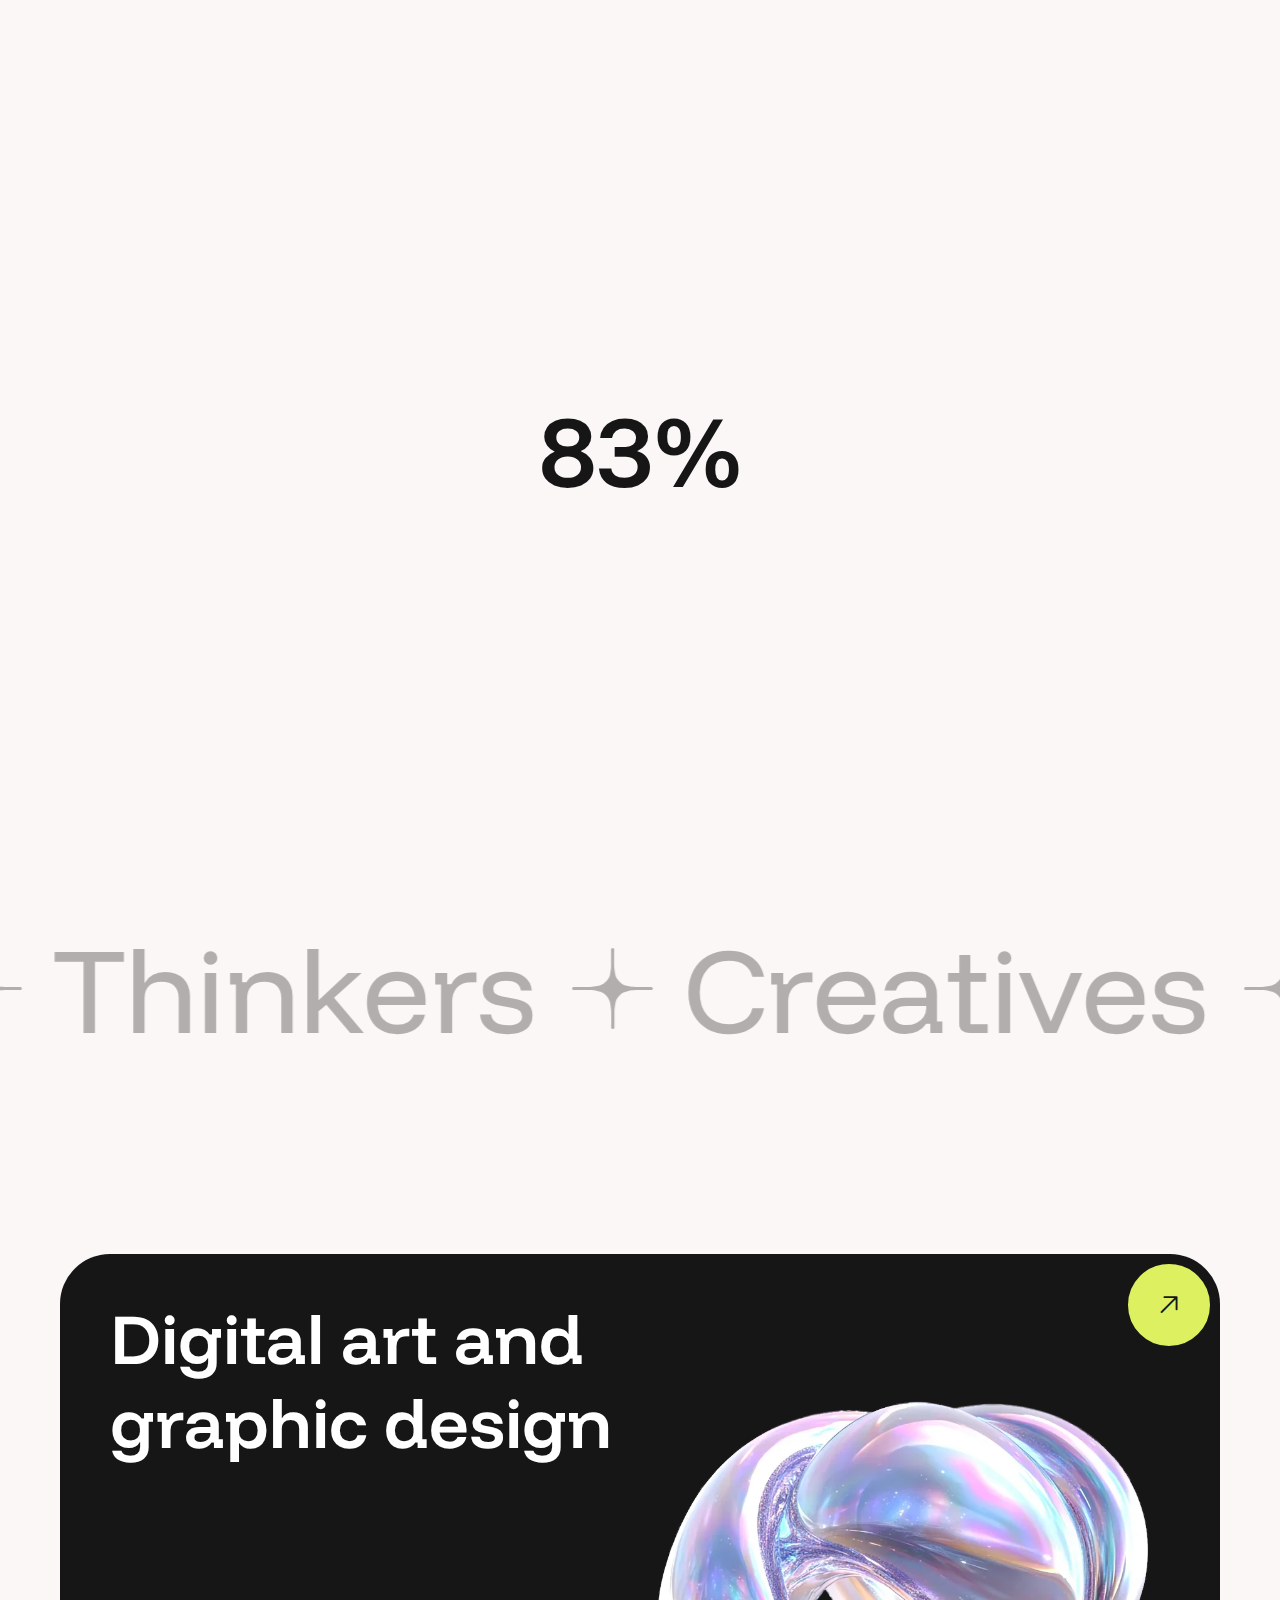
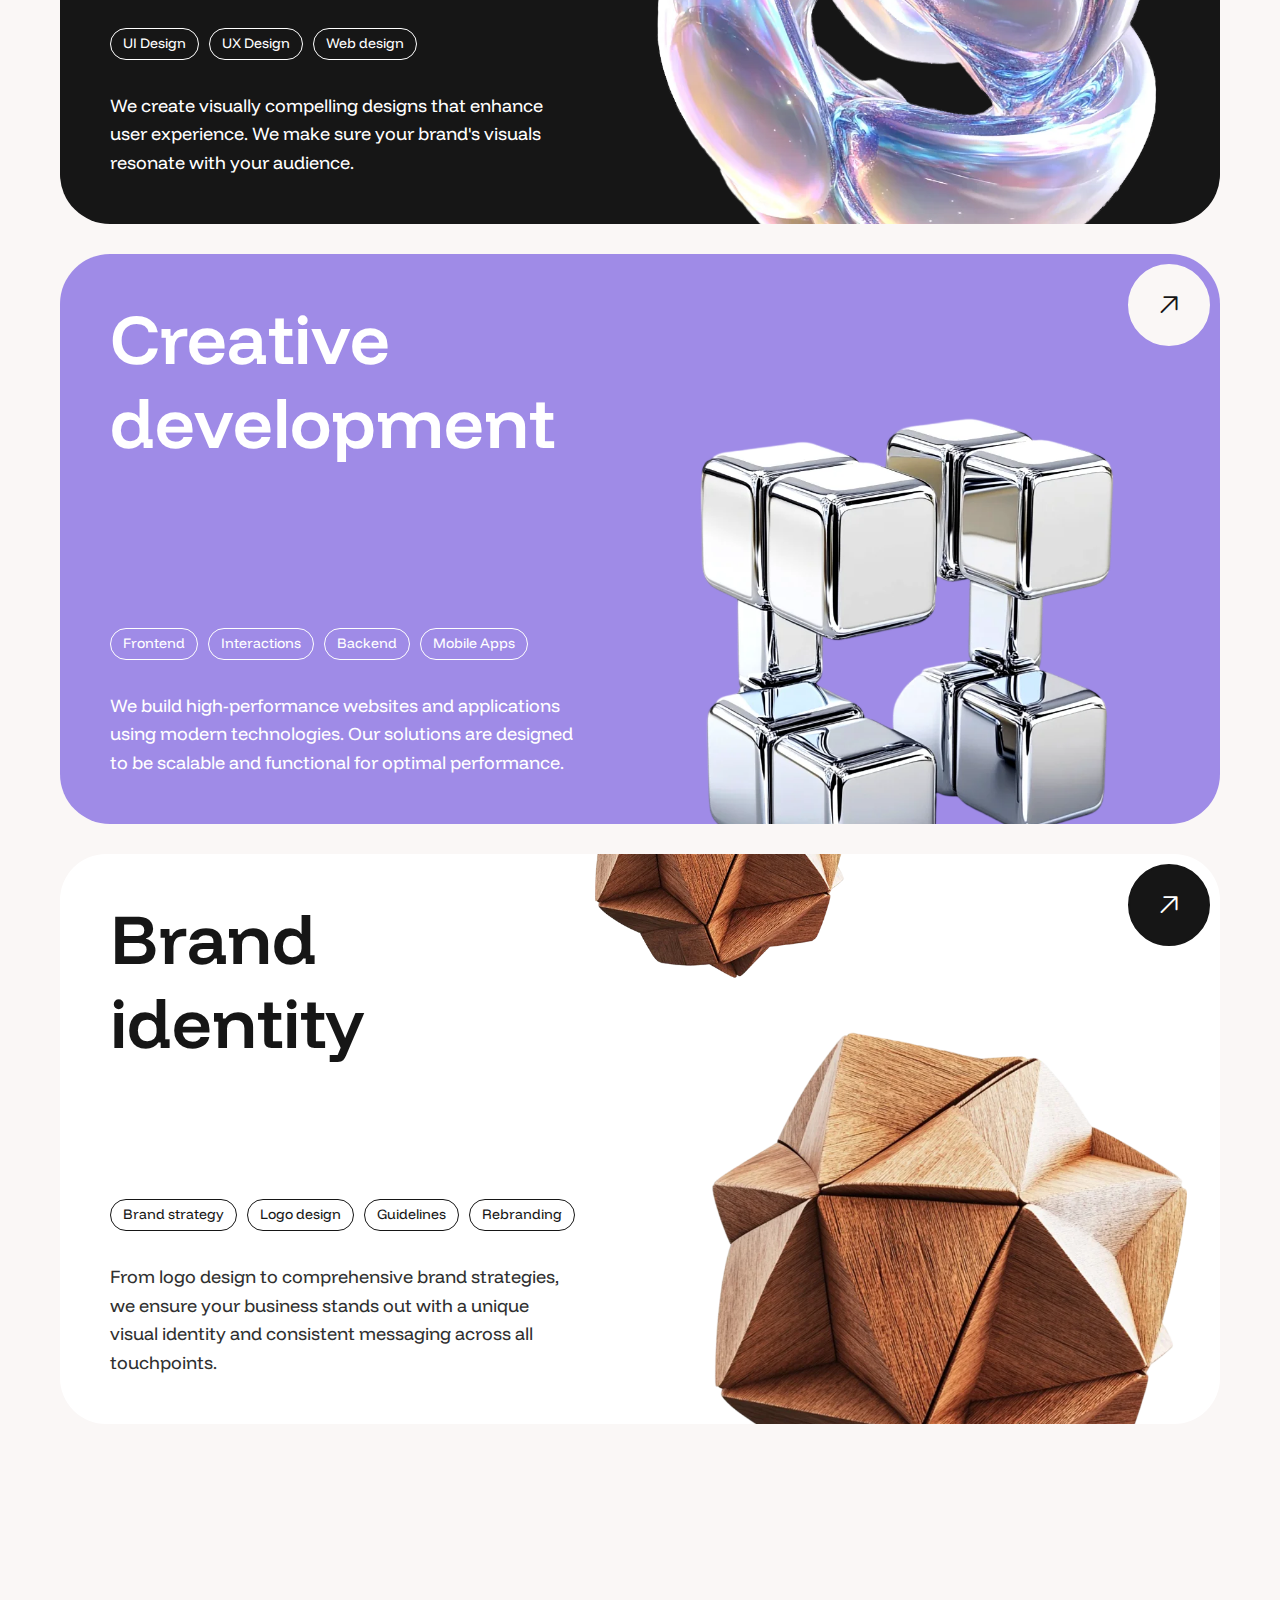
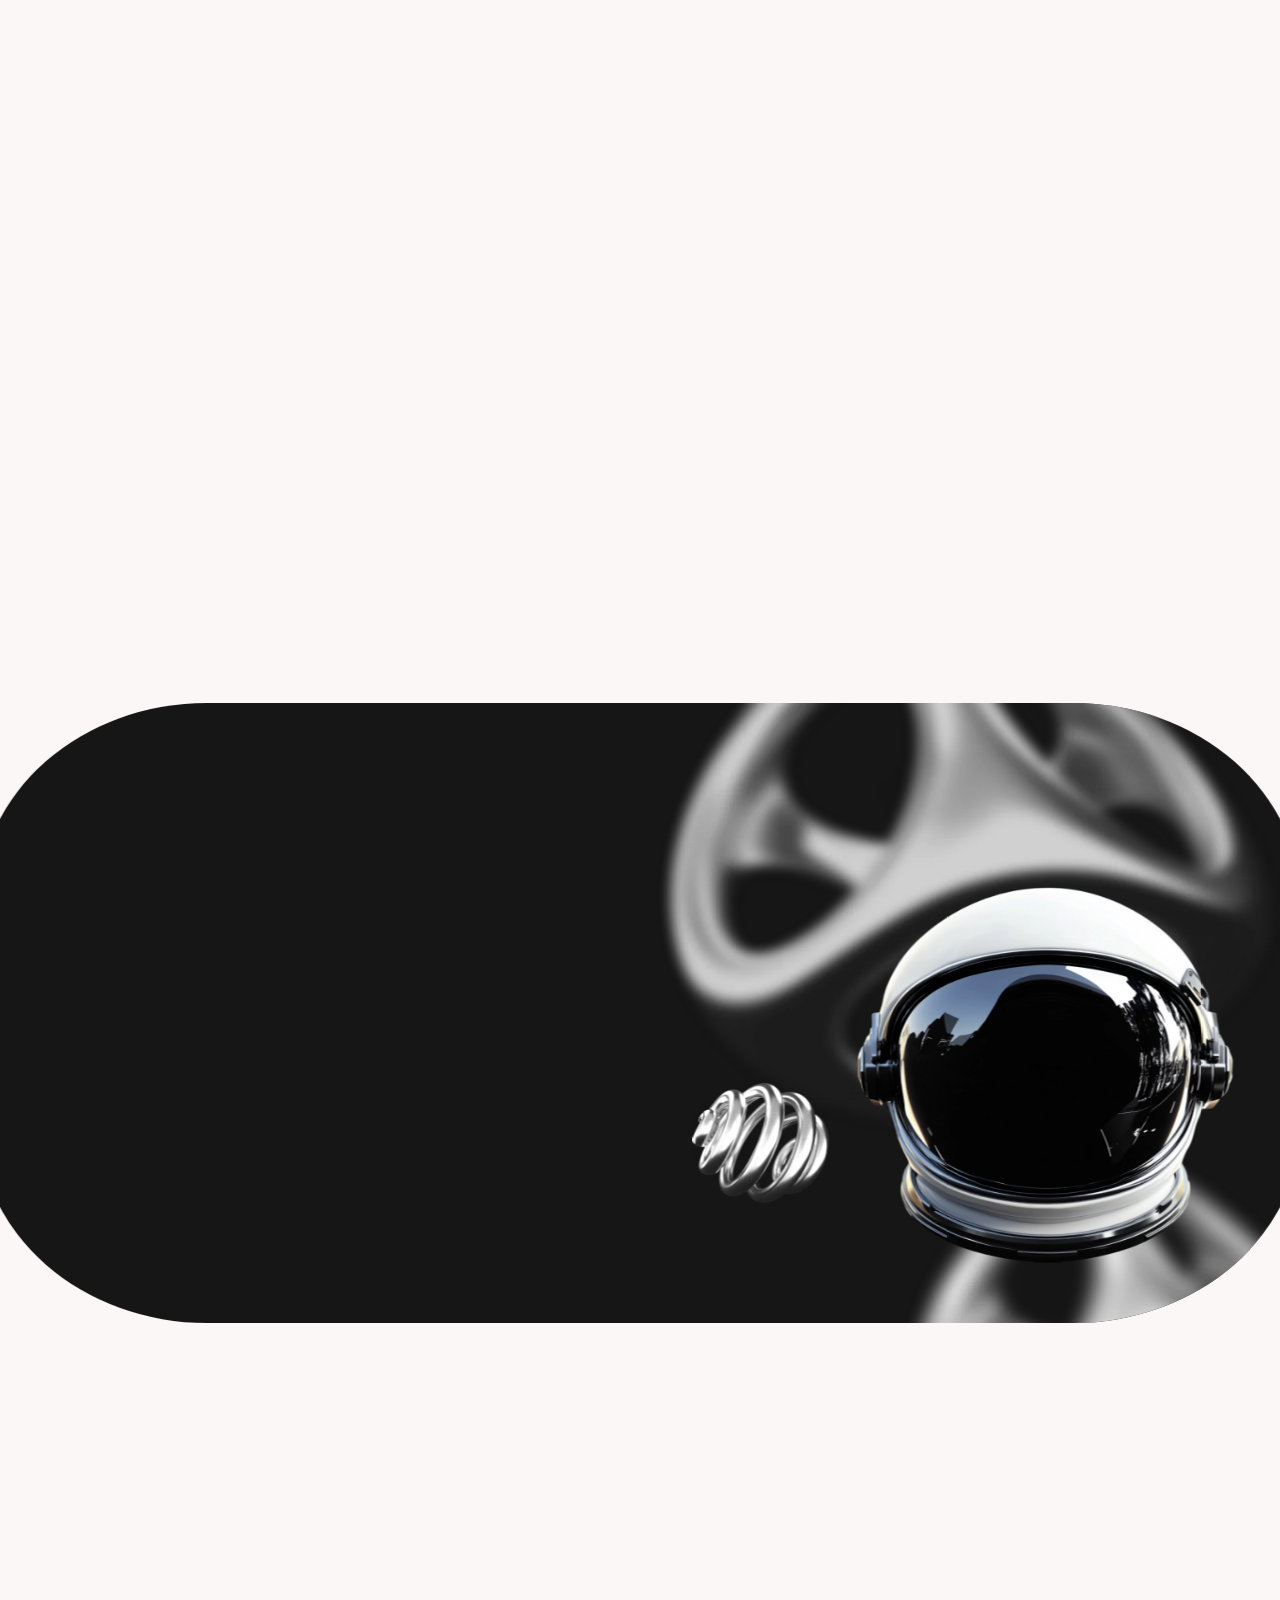
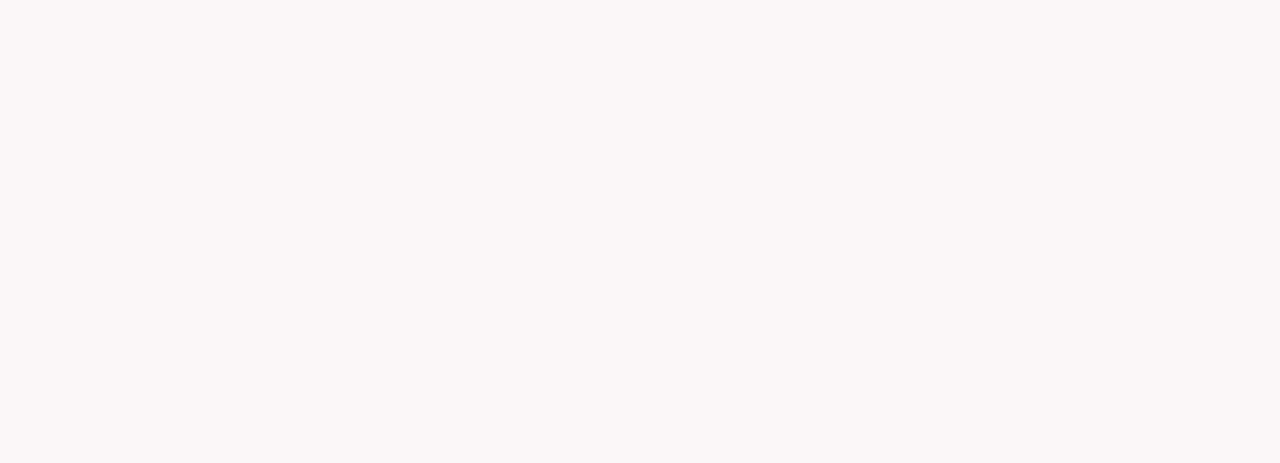
<file: services.html>
<!DOCTYPE html>
<html lang="en" dir="ltr">

<!-- Added by HTTrack -->
<meta http-equiv="content-type" content="text/html;charset=utf-8" /><!-- /Added by HTTrack -->

<head>
  <meta charset="UTF-8">

  <!-- Page Title -->
  <title>Rufat Rashidov Website</title>

  <!-- Meta Tags -->
  <meta name="description" content="Rufat Rashidov Website">
  <meta name="keywords" content="rufatrashidov, resume, portfolio, personal page, cv,">
  <meta name="author" content="mix_design">

  <!-- Viewport Meta-->
  <meta http-equiv="X-UA-Compatible" content="IE=edge">
  <meta name="viewport" content="width=device-width, initial-scale=1, maximum-scale=1">

  <!-- Template Favicon & Icons Start -->
  <link rel="icon" href="img/favicon/favicon.ico" sizes="any">
  <link rel="icon" href="img/favicon/icon.svg" type="image/svg+xml">
  <link rel=" " href="img/favicon/ .png">
  <link rel="manifest" href="img/favicon/manifest.webmanifest">
  <!-- Template Favicon & Icons End -->

  <!-- Facebook Metadata Start -->
  <meta property="og:image:height" content="1200">
  <meta property="og:image:width" content="1200">
  <meta property="og:title" content="Rufat Rashidov Website">
  <meta property="og:description" content="Rufat Rashidov Website">
  <meta property="og:image" content="img/og-image.html">
  <!-- Facebook Metadata End -->

  <!-- Template Styles Start -->
  <link rel="stylesheet" type="text/css" href="css/loaders/loader.min.css">
  <link rel="stylesheet" type="text/css" href="css/plugins.min.css">
  <link rel="stylesheet" type="text/css" href="css/main.min.css">
  <!-- Template Styles End -->

  <!-- Custom Browser Color Start -->
  <meta name="theme-color" media="(prefers-color-scheme: light)" content="#FAF7F6">
  <meta name="theme-color" media="(prefers-color-scheme: dark)" content="#161616">
  <meta name="msapplication-navbutton-color" content="#161616">
  <meta name="mobile-web-app-capable" content="yes">
  <meta name="apple-mobile-web-app-status-bar-style" content="black-translucent">
  <!-- Custom Browser Color End -->

</head>

<body>

  <!-- Loader Start -->
  <div id="loader" class="loader">
    <div class="loader__wrapper">
      <div class="loader__content">
        <div class="loader__count">
          <span class="count__text">0</span>
          <span class="count__percent">%</span>
        </div>
      </div>
    </div>
  </div>
  <!-- Loader End -->

  <!-- Menu & Menu Hamburger Start -->
  <nav class="mxd-nav__wrap" data-lenis-prevent="">

    <!-- Hamburger Start -->
    <div class="mxd-nav__contain loading__fade">
      <a href="#0" class="mxd-nav__hamburger">
        <!-- flip element -->
        <div class="hamburger__base"></div>
        <div class="hamburger__line"></div>
        <div class="hamburger__line"></div>
      </a>
    </div>
    <!-- Hamburger End -->

    <!-- Main Navigation Start -->
    <div class="mxd-menu__wrapper">
      <!-- background active layer -->
      <div class="mxd-menu__base"></div>
      <!-- menu container -->
      <div class="mxd-menu__contain">
        <div class="mxd-menu__inner">
          <!-- left side -->
          <div class="mxd-menu__left">
            <p class="mxd-menu__caption menu-fade-in">🎨 Innovative design<br>and cutting-edge development</p>
            <div class="main-menu">
              <nav class="main-menu__content">
                <ul id="main-menu" class="main-menu__accordion">
                  <li class="main-menu__item">
                    <a class="main-menu__link btn btn-anim" href="index.html">
                      <span class="btn-caption">Home Page</span>
                    </a>
                  </li>
                  <li class="main-menu__item">
                    <a class="main-menu__link btn btn-anim" href="about.html">
                      <span class="btn-caption">About</span>
                    </a>
                  </li>
                  <li class="main-menu__item">
                    <a class="main-menu__link btn btn-anim" href="services.html">
                      <span class="btn-caption">Services</span>
                    </a>
                  </li>
                  <li class="main-menu__item">
                    <a class="main-menu__link btn btn-anim" href="works.html">
                      <span class="btn-caption">Works</span>
                    </a>
                  </li>
                  <li class="main-menu__item">
                    <a class="main-menu__link btn btn-anim" href="contact.html">
                      <span class="btn-caption">Contact</span>
                    </a>
                  </li>
                </ul>
              </nav>
            </div>
          </div>
          <!-- right side -->
          <div class="mxd-menu__right">
            <div class="menu-promo">
              <div class="menu-promo__content">
                <p class="menu-promo__caption menu-fade-in">👋 Nice to see you!<br>
                  I'm Rufat Rashidov — a digital creative blending code and design.</p>
                <div class="menu-promo__video">
                  <video class="menu-video" id="inner-video" preload="auto" autoplay="autoplay" loop="loop"
                    muted="muted" poster="video/1920x1080_video-07.webp">
                    <source type="video/mp4" src="video/1920x1080_video-07.mp4">
                    <source type="video/webm" src="1920x1080_video-07.webm">
                    <source type="video/ogv" src="1920x1080_video-07.ogv">
                  </video>
                </div>
              </div>
            </div>
          </div>
        </div>
      </div>
    </div>
    <!-- Main Navigation End -->

  </nav>
  <!-- Menu & Menu Hamburger End -->

  <!-- Header Start -->
  <header id="header" class="mxd-header">
    <!-- header logo -->
    <div class="mxd-header__logo loading__fade">
      <a href="index.html" class="mxd-logo">
        <!-- logo text -->
        <span class="mxd-logo__text">Rufat<br>Rashidov</span>
      </a>
    </div>
    <!-- header controls -->
    <div class="mxd-header__controls loading__fade">
      <button id="color-switcher" class="mxd-color-switcher" type="button" role="switch" aria-label="light/dark mode"
        aria-checked="true"></button>
      <a class="btn btn-anim btn-default btn-mobile-icon btn-outline slide-right-up" href="contact.html">
        <span class="btn-caption">Say Hello</span>
        <i class="ph-bold ph-arrow-up-right"></i>
      </a>
    </div>
  </header>
  <!-- Header End -->

  <!-- Page Content Start -->
  <main id="mxd-page-content" class="mxd-page-content inner-page-content">

    <!-- Section - Inner Page Headline Start -->
    <div class="mxd-section mxd-section-inner-headline padding-text-pre-block">
      <div class="mxd-container grid-container">

        <!-- Block - Inner Page Headline Start -->
        <div class="mxd-block loading-wrap">
          <div class="container-fluid px-0">
            <div class="row gx-0">

              <!-- Inner Headline Name Start -->
              <div class="col-12 col-xl-2 mxd-grid-item no-margin">
                <div class="mxd-block__name name-inner-headline loading__item">
                  <p class="mxd-point-subtitle">
                    <svg version="1.1" xmlns="http://www.w3.org/2000/svg" x="0px" y="0px" width="20px" height="20px"
                      viewBox="0 0 20 20" fill="currentColor">
                      <path fill="currentColor" d="M19.6,9.6c0,0-3,0-4,0c-0.4,0-1.8-0.2-1.8-0.2c-0.6-0.1-1.1-0.2-1.6-0.6c-0.5-0.3-0.9-0.8-1.2-1.2
                          c-0.3-0.4-0.4-0.9-0.5-1.4c0,0-0.1-1.1-0.2-1.5c-0.1-1.1,0-4.4,0-4.4C10.4,0.2,10.2,0,10,0S9.6,0.2,9.6,0.4c0,0,0.1,3.3,0,4.4
                          c0,0.4-0.2,1.5-0.2,1.5C9.4,6.7,9.2,7.2,9,7.6C8.7,8.1,8.2,8.5,7.8,8.9c-0.5,0.3-1,0.5-1.6,0.6c0,0-1.2,0.1-1.7,0.2
                          c-1,0.1-4.2,0-4.2,0C0.2,9.6,0,9.8,0,10c0,0.2,0.2,0.4,0.4,0.4c0,0,3.1-0.1,4.2,0c0.4,0,1.7,0.2,1.7,0.2c0.6,0.1,1.1,0.2,1.6,0.6
                          c0.4,0.3,0.8,0.7,1.1,1.1c0.3,0.5,0.5,1,0.6,1.6c0,0,0.1,1.3,0.2,1.7c0,1,0,4.1,0,4.1c0,0.2,0.2,0.4,0.4,0.4s0.4-0.2,0.4-0.4
                          c0,0,0-3.1,0-4.1c0-0.4,0.2-1.7,0.2-1.7c0.1-0.6,0.2-1.1,0.6-1.6c0.3-0.4,0.7-0.8,1.1-1.1c0.5-0.3,1-0.5,1.6-0.6
                          c0,0,1.3-0.1,1.8-0.2c1,0,4,0,4,0c0.2,0,0.4-0.2,0.4-0.4C20,9.8,19.8,9.6,19.6,9.6L19.6,9.6z" />
                    </svg>
                    <span>Service</span>
                  </p>
                </div>
              </div>
              <!-- Inner Headline Name Start -->

              <!-- Inner Headline Content Start -->
              <div class="col-12 col-xl-8 mxd-grid-item no-margin">

                <div class="mxd-block__content">
                  <div class="mxd-block__inner-headline">
                    <h1 class="inner-headline__title headline-img-before headline-img-07 loading__item">Standards in
                      digital excellence</h1>
                    <p class="inner-headline__text t-large t-bright loading__item">I’m a creative thinker,
                      problem-solver, and tech enthusiast dedicated to turning your ideas into reality. I craft
                      innovative and user-centered solutions that not only inspire but also deliver meaningful results.
                    </p>
                  </div>
                </div>

              </div>
              <!-- Inner Headline Content End -->

            </div>
          </div>
        </div>
        <!-- Block - Inner Page Headline End -->

      </div>
    </div>
    <!-- Section - Inner Page Headline End -->

    <!-- Section - Marquee Text One Line Start -->
    <div class="mxd-section padding-mtext mobile-title">
      <div class="mxd-container fullwidth-container">

        <!-- Block - Marquee Text One Line Start -->
        <div class="mxd-block">
          <div class="marquee marquee-right--gsap muted-extra">
            <div class="marquee__toright">
              <!-- single item -->
              <div class="marquee__item one-line item-regular text">
                <p class="marquee__text">Talents</p>
                <div class="marquee__image">
                  <svg version="1.1" xmlns="http://www.w3.org/2000/svg" viewBox="0 0 80 80" fill="currentColor">
                    <path fill="currentColor" d="M78.4,38.4c0,0-11.8,0-15.8,0c-1.6,0-4.8-0.2-7.1-0.8c-2.3-0.6-4.3-0.8-6.3-2.4c-2-1.2-3.5-3.2-4.7-4.8
                        c-1.2-1.6-1.6-3.6-2-5.5c-0.3-1.5-0.7-4.3-0.8-5.9c-0.2-4.3,0-17.4,0-17.4C41.8,0.8,41,0,40.2,0s-1.6,0.8-1.6,1.6c0,0,0,13.1,0,17.4
                        c0,1.6-0.6,4.3-0.8,5.9c-0.3,2-0.8,4-2,5.5c-1.2,2-2.8,3.6-4.7,4.8s-4,1.8-6.3,2.4c-1.9,0.5-4.7,0.6-6.7,0.8c-3.9,0.4-16.6,0-16.6,0
                        C0.8,38.4,0,39.2,0,40c0,0.8,0.8,1.6,1.6,1.6c0,0,12.2,0,16.6,0c1.6,0,4.8,0.3,6.7,0.8c2.3,0.6,4.3,0.8,6.3,2.4
                        c1.6,1.2,3.2,2.8,4.3,4.4c1.2,2,2.1,3.9,2.4,6.3c0.2,1.7,0.7,4.7,0.8,6.7c0.2,4,0,16.2,0,16.2c0,0.8,0.8,1.6,1.6,1.6
                        s1.6-0.8,1.6-1.6c0,0,0-12.3,0-16.2c0-1.6,0.5-5.1,0.8-6.7c0.5-2.3,0.8-4.4,2.4-6.3c1.2-1.6,2.8-3.2,4.3-4.4c2-1.2,3.9-2,6.3-2.4
                        c1.8-0.3,5.1-0.7,7.1-0.8c3.5-0.2,15.8,0,15.8,0c0.8,0,1.6-0.8,1.6-1.6C80,39.2,79.2,38.4,78.4,38.4C78.4,38.4,78.4,38.4,78.4,38.4z
                        " />
                  </svg>
                </div>
              </div>
              <!-- single item -->
              <div class="marquee__item one-line item-regular text">
                <p class="marquee__text">Dreamers</p>
                <div class="marquee__image">
                  <svg version="1.1" xmlns="http://www.w3.org/2000/svg" viewBox="0 0 80 80" fill="currentColor">
                    <path fill="currentColor" d="M78.4,38.4c0,0-11.8,0-15.8,0c-1.6,0-4.8-0.2-7.1-0.8c-2.3-0.6-4.3-0.8-6.3-2.4c-2-1.2-3.5-3.2-4.7-4.8
                        c-1.2-1.6-1.6-3.6-2-5.5c-0.3-1.5-0.7-4.3-0.8-5.9c-0.2-4.3,0-17.4,0-17.4C41.8,0.8,41,0,40.2,0s-1.6,0.8-1.6,1.6c0,0,0,13.1,0,17.4
                        c0,1.6-0.6,4.3-0.8,5.9c-0.3,2-0.8,4-2,5.5c-1.2,2-2.8,3.6-4.7,4.8s-4,1.8-6.3,2.4c-1.9,0.5-4.7,0.6-6.7,0.8c-3.9,0.4-16.6,0-16.6,0
                        C0.8,38.4,0,39.2,0,40c0,0.8,0.8,1.6,1.6,1.6c0,0,12.2,0,16.6,0c1.6,0,4.8,0.3,6.7,0.8c2.3,0.6,4.3,0.8,6.3,2.4
                        c1.6,1.2,3.2,2.8,4.3,4.4c1.2,2,2.1,3.9,2.4,6.3c0.2,1.7,0.7,4.7,0.8,6.7c0.2,4,0,16.2,0,16.2c0,0.8,0.8,1.6,1.6,1.6
                        s1.6-0.8,1.6-1.6c0,0,0-12.3,0-16.2c0-1.6,0.5-5.1,0.8-6.7c0.5-2.3,0.8-4.4,2.4-6.3c1.2-1.6,2.8-3.2,4.3-4.4c2-1.2,3.9-2,6.3-2.4
                        c1.8-0.3,5.1-0.7,7.1-0.8c3.5-0.2,15.8,0,15.8,0c0.8,0,1.6-0.8,1.6-1.6C80,39.2,79.2,38.4,78.4,38.4C78.4,38.4,78.4,38.4,78.4,38.4z
                        " />
                  </svg>
                </div>
              </div>
              <!-- single item -->
              <div class="marquee__item one-line item-regular text">
                <p class="marquee__text">Thinkers</p>
                <div class="marquee__image">
                  <svg version="1.1" xmlns="http://www.w3.org/2000/svg" viewBox="0 0 80 80" fill="currentColor">
                    <path fill="currentColor" d="M78.4,38.4c0,0-11.8,0-15.8,0c-1.6,0-4.8-0.2-7.1-0.8c-2.3-0.6-4.3-0.8-6.3-2.4c-2-1.2-3.5-3.2-4.7-4.8
                        c-1.2-1.6-1.6-3.6-2-5.5c-0.3-1.5-0.7-4.3-0.8-5.9c-0.2-4.3,0-17.4,0-17.4C41.8,0.8,41,0,40.2,0s-1.6,0.8-1.6,1.6c0,0,0,13.1,0,17.4
                        c0,1.6-0.6,4.3-0.8,5.9c-0.3,2-0.8,4-2,5.5c-1.2,2-2.8,3.6-4.7,4.8s-4,1.8-6.3,2.4c-1.9,0.5-4.7,0.6-6.7,0.8c-3.9,0.4-16.6,0-16.6,0
                        C0.8,38.4,0,39.2,0,40c0,0.8,0.8,1.6,1.6,1.6c0,0,12.2,0,16.6,0c1.6,0,4.8,0.3,6.7,0.8c2.3,0.6,4.3,0.8,6.3,2.4
                        c1.6,1.2,3.2,2.8,4.3,4.4c1.2,2,2.1,3.9,2.4,6.3c0.2,1.7,0.7,4.7,0.8,6.7c0.2,4,0,16.2,0,16.2c0,0.8,0.8,1.6,1.6,1.6
                        s1.6-0.8,1.6-1.6c0,0,0-12.3,0-16.2c0-1.6,0.5-5.1,0.8-6.7c0.5-2.3,0.8-4.4,2.4-6.3c1.2-1.6,2.8-3.2,4.3-4.4c2-1.2,3.9-2,6.3-2.4
                        c1.8-0.3,5.1-0.7,7.1-0.8c3.5-0.2,15.8,0,15.8,0c0.8,0,1.6-0.8,1.6-1.6C80,39.2,79.2,38.4,78.4,38.4C78.4,38.4,78.4,38.4,78.4,38.4z
                        " />
                  </svg>
                </div>
              </div>
              <!-- single item -->
              <div class="marquee__item one-line item-regular text">
                <p class="marquee__text">Creatives</p>
                <div class="marquee__image">
                  <svg version="1.1" xmlns="http://www.w3.org/2000/svg" viewBox="0 0 80 80" fill="currentColor">
                    <path fill="currentColor" d="M78.4,38.4c0,0-11.8,0-15.8,0c-1.6,0-4.8-0.2-7.1-0.8c-2.3-0.6-4.3-0.8-6.3-2.4c-2-1.2-3.5-3.2-4.7-4.8
                        c-1.2-1.6-1.6-3.6-2-5.5c-0.3-1.5-0.7-4.3-0.8-5.9c-0.2-4.3,0-17.4,0-17.4C41.8,0.8,41,0,40.2,0s-1.6,0.8-1.6,1.6c0,0,0,13.1,0,17.4
                        c0,1.6-0.6,4.3-0.8,5.9c-0.3,2-0.8,4-2,5.5c-1.2,2-2.8,3.6-4.7,4.8s-4,1.8-6.3,2.4c-1.9,0.5-4.7,0.6-6.7,0.8c-3.9,0.4-16.6,0-16.6,0
                        C0.8,38.4,0,39.2,0,40c0,0.8,0.8,1.6,1.6,1.6c0,0,12.2,0,16.6,0c1.6,0,4.8,0.3,6.7,0.8c2.3,0.6,4.3,0.8,6.3,2.4
                        c1.6,1.2,3.2,2.8,4.3,4.4c1.2,2,2.1,3.9,2.4,6.3c0.2,1.7,0.7,4.7,0.8,6.7c0.2,4,0,16.2,0,16.2c0,0.8,0.8,1.6,1.6,1.6
                        s1.6-0.8,1.6-1.6c0,0,0-12.3,0-16.2c0-1.6,0.5-5.1,0.8-6.7c0.5-2.3,0.8-4.4,2.4-6.3c1.2-1.6,2.8-3.2,4.3-4.4c2-1.2,3.9-2,6.3-2.4
                        c1.8-0.3,5.1-0.7,7.1-0.8c3.5-0.2,15.8,0,15.8,0c0.8,0,1.6-0.8,1.6-1.6C80,39.2,79.2,38.4,78.4,38.4C78.4,38.4,78.4,38.4,78.4,38.4z
                        " />
                  </svg>
                </div>
              </div>
            </div>
          </div>
        </div>
        <!-- Block - Marquee Text One Line End -->

      </div>
    </div>
    <!-- Section - Marquee Text One Line End -->
    <!-- Section - Services/Features Stacking Cards Start -->
    <div class="mxd-section padding-stacked-section">
      <div class="mxd-container grid-container">

        <!-- Block - Services/Features Stacking Cards Start -->
        <div class="mxd-block mxd-grid-item no-margin">
          <div class="content__block">
            <div class="stack-wrapper in-content-stack">
              <div class="stack-offset"></div>
              <div class="services-stack">
                <!-- services stack single item -->
                <div class="stack-item">
                  <div class="mxd-services-stack__inner justify-between bg-base-opp">
                    <div class="mxd-services-stack__controls">
                      <a class="btn btn-round btn-round-large btn-additional slide-right-up anim-no-delay"
                        href="services.html">
                        <i class="ph ph-arrow-up-right"></i>
                      </a>
                    </div>
                    <div class="mxd-services-stack__title width-60">
                      <h3 class="opposite">Digital art and graphic design</h3>
                    </div>
                    <div class="mxd-services-stack__info width-60">
                      <div class="mxd-services-cards__tags">
                        <span class="tag tag-default tag-outline-opposite">UI Design</span>
                        <span class="tag tag-default tag-outline-opposite">UX Design</span>
                        <span class="tag tag-default tag-outline-opposite">Web design</span>
                      </div>
                      <p class="t-small-mobile t-opposite">We create visually compelling designs that enhance user
                        experience.
                        We make sure your brand's visuals resonate with your audience.</p>
                    </div>
                    <div class="services-stack__image">
                      <img class="service-img service-img-s" src="img/services/800x800_ser-01.webp"
                        alt="Service/Feature Image">
                      <img class="service-img service-img-m" src="img/services/1000x1000_ser-01.webp"
                        alt="Service/Feature Image">
                    </div>
                  </div>
                </div>
                <!-- services stack single item -->
                <div class="stack-item">
                  <div class="mxd-services-stack__inner justify-between bg-accent">
                    <div class="mxd-services-stack__controls">
                      <a class="btn btn-round btn-round-large btn-base slide-right-up anim-no-delay"
                        href="services.html">
                        <i class="ph ph-arrow-up-right"></i>
                      </a>
                    </div>
                    <div class="mxd-services-stack__title width-60">
                      <h3 class="opposite">Creative<br>development</h3>
                    </div>
                    <div class="mxd-services-stack__info width-60">
                      <div class="mxd-services-cards__tags">
                        <span class="tag tag-default tag-outline-opposite">Frontend</span>
                        <span class="tag tag-default tag-outline-opposite">Interactions</span>
                        <span class="tag tag-default tag-outline-opposite">Backend</span>
                        <span class="tag tag-default tag-outline-opposite">Mobile Apps</span>
                      </div>
                      <p class="t-small-mobile t-opposite">We build high-performance websites and applications using
                        modern technologies. Our solutions are designed to be scalable and functional for optimal
                        performance.</p>
                    </div>
                    <div class="services-stack__image">
                      <img class="service-img service-img-s" src="img/services/800x800_ser-02.webp"
                        alt="Service/Feature Image">
                      <img class="service-img service-img-m" src="img/services/1000x1000_ser-02.webp"
                        alt="Service/Feature Image">
                    </div>
                  </div>
                </div>
                <!-- services stack single item -->
                <div class="stack-item">
                  <div class="mxd-services-stack__inner radius-dark justify-between bg-base-tint">
                    <div class="mxd-services-stack__controls">
                      <a class="btn btn-round btn-round-large btn-opposite slide-right-up anim-no-delay"
                        href="services.html">
                        <i class="ph ph-arrow-up-right"></i>
                      </a>
                    </div>
                    <div class="mxd-services-stack__title width-60">
                      <h3>Brand<br>identity</h3>
                    </div>
                    <div class="mxd-services-stack__info width-60">
                      <div class="mxd-services-cards__tags">
                        <span class="tag tag-default tag-outline">Brand strategy</span>
                        <span class="tag tag-default tag-outline">Logo design</span>
                        <span class="tag tag-default tag-outline">Guidelines</span>
                        <span class="tag tag-default tag-outline">Rebranding</span>
                      </div>
                      <p class="t-small-mobile">From logo design to comprehensive brand strategies, we ensure your
                        business stands
                        out with a unique visual identity and consistent messaging across all touchpoints.</p>
                    </div>
                    <div class="services-stack__image">
                      <img class="service-img service-img-s" src="img/services/800x800_ser-03.webp"
                        alt="Service/Feature Image">
                      <img class="service-img service-img-m" src="img/services/1000x1000_ser-03.webp"
                        alt="Service/Feature Image">
                    </div>
                  </div>
                </div>
              </div>
            </div>
          </div>
        </div>
        <!-- Block - Services/Features Stacking Cards End -->

      </div>
    </div>
    <!-- Section - Services/Features Stacking Cards End -->

    <!-- Section - CTA Start -->
    <div class="mxd-section overflow-hidden">
      <div class="mxd-container">

        <!-- Block - CTA Start -->
        <div class="mxd-block">
          <div class="mxd-promo">
            <div class="mxd-promo__inner anim-zoom-out-container">
              <!-- background -->
              <div class="mxd-promo__bg"></div>
              <!-- caption -->
              <div class="mxd-promo__content">
                <p class="mxd-promo__title anim-uni-in-up">
                  <span class="mxd-promo__icon">
                    <img src="img/icons/300x300_obj-cta-01.webp" alt="Icon">
                  </span>
                  <span class="mxd-promo__caption reveal-type">Let's talk about your project!</span>
                </p>
                <div class="mxd-promo__controls anim-uni-in-up">
                  <a class="btn btn-anim btn-default btn-large btn-additional slide-right-up" href="contact.html">
                    <span class="btn-caption">Contact Us</span>
                    <i class="ph-bold ph-arrow-up-right"></i>
                  </a>
                </div>
              </div>
              <!-- parallax images -->
              <div class="mxd-promo__images">
                <img class="promo-image promo-image-1" src="img/illustrations/cta-img-01.webp" alt="Image">
                <img class="promo-image promo-image-2" src="img/illustrations/cta-img-02.webp" alt="Image">
              </div>
            </div>
          </div>
        </div>
        <!-- Block - CTA End -->

      </div>
    </div>
    <!-- Section - CTA End -->
  </main>
  <!-- Page Content End -->

  <!-- Footer Start -->
  <footer id="mxd-footer" class="mxd-footer mt-5">

    <div class="mxd-footer__footer-blocks">
      <!-- single column -->
      <div class="footer-blocks__column animate-card-3">
        <!-- inner card -->
        <div class="footer-blocks__card fullheight-card">
          <!-- footer navigation -->
          <div class="footer-blocks__nav">
            <ul class="footer-nav">
              <li class="footer-nav__item anim-uni-in-up">
                <a href="index.html" class="footer-nav__link btn-anim">
                  <span class="btn-caption">Home</span>
                </a>
              </li>
              <li class="footer-nav__item anim-uni-in-up">
                <a href="about.html" class="footer-nav__link btn-anim">
                  <span class="btn-caption">About</span>
                </a>
              </li>
              <li class="footer-nav__item anim-uni-in-up">
                <a href="services.html" class="footer-nav__link btn-anim">
                  <span class="btn-caption">Services</span>
                </a>
              </li>
              <li class="footer-nav__item anim-uni-in-up">
                <a href="works.html" class="footer-nav__link btn-anim">
                  <span class="btn-caption">Works</span>
                </a>
                <p class="footer-nav__counter">
                  <svg version="1.1" xmlns="http://www.w3.org/2000/svg" x="0px" y="0px" width="20px" height="20px"
                    viewBox="0 0 20 20" fill="currentColor">
                    <path fill="currentColor" d="M19.6,9.6c0,0-3,0-4,0c-0.4,0-1.8-0.2-1.8-0.2c-0.6-0.1-1.1-0.2-1.6-0.6c-0.5-0.3-0.9-0.8-1.2-1.2
                        c-0.3-0.4-0.4-0.9-0.5-1.4c0,0-0.1-1.1-0.2-1.5c-0.1-1.1,0-4.4,0-4.4C10.4,0.2,10.2,0,10,0S9.6,0.2,9.6,0.4c0,0,0.1,3.3,0,4.4
                        c0,0.4-0.2,1.5-0.2,1.5C9.4,6.7,9.2,7.2,9,7.6C8.7,8.1,8.2,8.5,7.8,8.9c-0.5,0.3-1,0.5-1.6,0.6c0,0-1.2,0.1-1.7,0.2
                        c-1,0.1-4.2,0-4.2,0C0.2,9.6,0,9.8,0,10c0,0.2,0.2,0.4,0.4,0.4c0,0,3.1-0.1,4.2,0c0.4,0,1.7,0.2,1.7,0.2c0.6,0.1,1.1,0.2,1.6,0.6
                        c0.4,0.3,0.8,0.7,1.1,1.1c0.3,0.5,0.5,1,0.6,1.6c0,0,0.1,1.3,0.2,1.7c0,1,0,4.1,0,4.1c0,0.2,0.2,0.4,0.4,0.4s0.4-0.2,0.4-0.4
                        c0,0,0-3.1,0-4.1c0-0.4,0.2-1.7,0.2-1.7c0.1-0.6,0.2-1.1,0.6-1.6c0.3-0.4,0.7-0.8,1.1-1.1c0.5-0.3,1-0.5,1.6-0.6
                        c0,0,1.3-0.1,1.8-0.2c1,0,4,0,4,0c0.2,0,0.4-0.2,0.4-0.4C20,9.8,19.8,9.6,19.6,9.6L19.6,9.6z">
                    </path>
                  </svg>
                  <span>10</span>
                </p>
              </li>
              <li class="footer-nav__item anim-uni-in-up">
                <a href="contact.html" class="footer-nav__link btn-anim">
                  <span class="btn-caption">Contact</span>
                </a>
              </li>
            </ul>
          </div>
          <!-- links -->
          <div class="footer-blocks__links anim-uni-in-up">
            <span class="btn-caption">Rufat Rashidov </span>
          </div>
        </div>
      </div>
      <!-- single column -->
      <div class="footer-blocks__column animate-card-3">
        <!-- inner card -->
        <div class="footer-blocks__card">
          <p class="mxd-point-subtitle anim-uni-in-up">
            <svg version="1.1" xmlns="http://www.w3.org/2000/svg" x="0px" y="0px" width="20px" height="20px"
              viewBox="0 0 20 20" fill="currentColor">
              <path fill="currentColor" d="M19.6,9.6c0,0-3,0-4,0c-0.4,0-1.8-0.2-1.8-0.2c-0.6-0.1-1.1-0.2-1.6-0.6c-0.5-0.3-0.9-0.8-1.2-1.2
                  c-0.3-0.4-0.4-0.9-0.5-1.4c0,0-0.1-1.1-0.2-1.5c-0.1-1.1,0-4.4,0-4.4C10.4,0.2,10.2,0,10,0S9.6,0.2,9.6,0.4c0,0,0.1,3.3,0,4.4
                  c0,0.4-0.2,1.5-0.2,1.5C9.4,6.7,9.2,7.2,9,7.6C8.7,8.1,8.2,8.5,7.8,8.9c-0.5,0.3-1,0.5-1.6,0.6c0,0-1.2,0.1-1.7,0.2
                  c-1,0.1-4.2,0-4.2,0C0.2,9.6,0,9.8,0,10c0,0.2,0.2,0.4,0.4,0.4c0,0,3.1-0.1,4.2,0c0.4,0,1.7,0.2,1.7,0.2c0.6,0.1,1.1,0.2,1.6,0.6
                  c0.4,0.3,0.8,0.7,1.1,1.1c0.3,0.5,0.5,1,0.6,1.6c0,0,0.1,1.3,0.2,1.7c0,1,0,4.1,0,4.1c0,0.2,0.2,0.4,0.4,0.4s0.4-0.2,0.4-0.4
                  c0,0,0-3.1,0-4.1c0-0.4,0.2-1.7,0.2-1.7c0.1-0.6,0.2-1.1,0.6-1.6c0.3-0.4,0.7-0.8,1.1-1.1c0.5-0.3,1-0.5,1.6-0.6
                  c0,0,1.3-0.1,1.8-0.2c1,0,4,0,4,0c0.2,0,0.4-0.2,0.4-0.4C20,9.8,19.8,9.6,19.6,9.6L19.6,9.6z"></path>
            </svg>
            <a href="mailto:hello@rufatrashidov.com">hello@rufatrashidov.com</a>
          </p>
        </div>
        <!-- inner card -->
        <div class="footer-blocks__card">
          <p class="mxd-point-subtitle anim-uni-in-up">
            <svg version="1.1" xmlns="http://www.w3.org/2000/svg" x="0px" y="0px" width="20px" height="20px"
              viewBox="0 0 20 20" fill="currentColor">
              <path fill="currentColor" d="M19.6,9.6c0,0-3,0-4,0c-0.4,0-1.8-0.2-1.8-0.2c-0.6-0.1-1.1-0.2-1.6-0.6c-0.5-0.3-0.9-0.8-1.2-1.2
                  c-0.3-0.4-0.4-0.9-0.5-1.4c0,0-0.1-1.1-0.2-1.5c-0.1-1.1,0-4.4,0-4.4C10.4,0.2,10.2,0,10,0S9.6,0.2,9.6,0.4c0,0,0.1,3.3,0,4.4
                  c0,0.4-0.2,1.5-0.2,1.5C9.4,6.7,9.2,7.2,9,7.6C8.7,8.1,8.2,8.5,7.8,8.9c-0.5,0.3-1,0.5-1.6,0.6c0,0-1.2,0.1-1.7,0.2
                  c-1,0.1-4.2,0-4.2,0C0.2,9.6,0,9.8,0,10c0,0.2,0.2,0.4,0.4,0.4c0,0,3.1-0.1,4.2,0c0.4,0,1.7,0.2,1.7,0.2c0.6,0.1,1.1,0.2,1.6,0.6
                  c0.4,0.3,0.8,0.7,1.1,1.1c0.3,0.5,0.5,1,0.6,1.6c0,0,0.1,1.3,0.2,1.7c0,1,0,4.1,0,4.1c0,0.2,0.2,0.4,0.4,0.4s0.4-0.2,0.4-0.4
                  c0,0,0-3.1,0-4.1c0-0.4,0.2-1.7,0.2-1.7c0.1-0.6,0.2-1.1,0.6-1.6c0.3-0.4,0.7-0.8,1.1-1.1c0.5-0.3,1-0.5,1.6-0.6
                  c0,0,1.3-0.1,1.8-0.2c1,0,4,0,4,0c0.2,0,0.4-0.2,0.4-0.4C20,9.8,19.8,9.6,19.6,9.6L19.6,9.6z"></path>
            </svg>
            <a href="tel:+12127089400">+994 50 979 50 18</a>
          </p>
        </div>
        <!-- inner card -->
        <div class="footer-blocks__card fill-card notify">
          <!-- card title -->
          <div class="footer-blocks__title anim-uni-in-up">
            <p class="footer-blocks__title-m">Subscribe to our insights:</p>
          </div>
          <!-- subscribe form container -->
          <div class="form-container anim-uni-in-up">
            <!-- reply messages -->
            <div class="form__reply subscription-ok">
              <span class="reply__text">Done! Thanks for subscribing.</span>
            </div>
            <div class="form__reply subscription-error">
              <span class="reply__text">Ooops! Something went wrong. Please try again later.</span>
            </div>
            <!-- subscribe form -->
            <form class="form notify-form form-light">
              <input type="email" placeholder="Your Email" required>
              <button class="btn btn-form btn-absolute-right btn-muted slide-right-up anim-no-delay" type="submit">
                <i class="ph ph-arrow-up-right"></i>
              </button>
            </form>
          </div>
        </div>
      </div>
      <!-- single column -->
      <div class="footer-blocks__column animate-card-3">
        <!-- inner card -->
        <div class="footer-blocks__card fullheight-card">
          <!-- nav block -->
          <div class="footer-blocks__block">
            <!-- card title -->
            <div class="footer-blocks__title anim-uni-in-up">
              <p class="footer-blocks__title-l">Ecosystem</p>
            </div>
            <!-- footer socials -->
            <div class="footer-blocks__socials">
              <ul class="footer-socials">
                <li class="footer-socials__item anim-uni-in-up"><a href="https://www.behance.net/rufatrashidov"
                    class="footer-socials__link" target="_blank">Behance</a></li>
                <li class="footer-socials__item anim-uni-in-up"><a href="https://www.figma.com/@rufatrashidov"
                    class="footer-socials__link" target="_blank">Figma Community</a></li>
                <li class="footer-socials__item anim-uni-in-up"><a href="https://www.linkedin.com/in/rufatrashidov/"
                    class="footer-socials__link" target="_blank">Linkedin</a></li>
                <li class="footer-socials__item anim-uni-in-up"><a href="https://www.gumroad.com/rufatrashidov/"
                    class="footer-socials__link" target="_blank">Gumroad</a></li>
                <li class="footer-socials__item anim-uni-in-up"><a href="https://dribbble.com/rufatrashidov"
                    class="footer-socials__link" target="_blank">Dribbble</a></li>
                <li class="footer-socials__item anim-uni-in-up"><a href="https://www.bento.me/rufatrashidov/"
                    class="footer-socials__link" target="_blank">Bento</a></li>
                <li class="footer-socials__item anim-uni-in-up"><a href="https://www.instagram.com/ruffryderr/"
                    class="footer-socials__link" target="_blank">Instagram</a></li>
                <li class="footer-socials__item anim-uni-in-up"><a href="https://t.me/ruffryderr"
                    class="footer-socials__link" target="_blank">Telegram</a></li>

              </ul>
            </div>
          </div>
          <!-- links -->
          <div class="footer-blocks__links anim-uni-in-up">
            <p class="t-xsmall t-muted">
              <a class="no-effect" href="https://www.gumroad.com/rufatrashidov/" target="_blank">Buy Product</a>

            </p>
          </div>
        </div>
      </div>
    </div>
    <!-- Footer Block - Info Columns End -->

  </footer>
  <!-- Footer End -->

  <!-- To Top Button Start -->
  <a href="#0" id="to-top" class="btn btn-to-top slide-up anim-no-delay">
    <i class="ph ph-arrow-up"></i>
  </a>
  <!-- To Top Button End -->

  <!-- Load Scripts Start -->
  <script src="js/libs.min.js"></script>
  <script src="js/app.min.js"></script>
  <!-- Load Scripts End -->

</body>

</html>
</file>
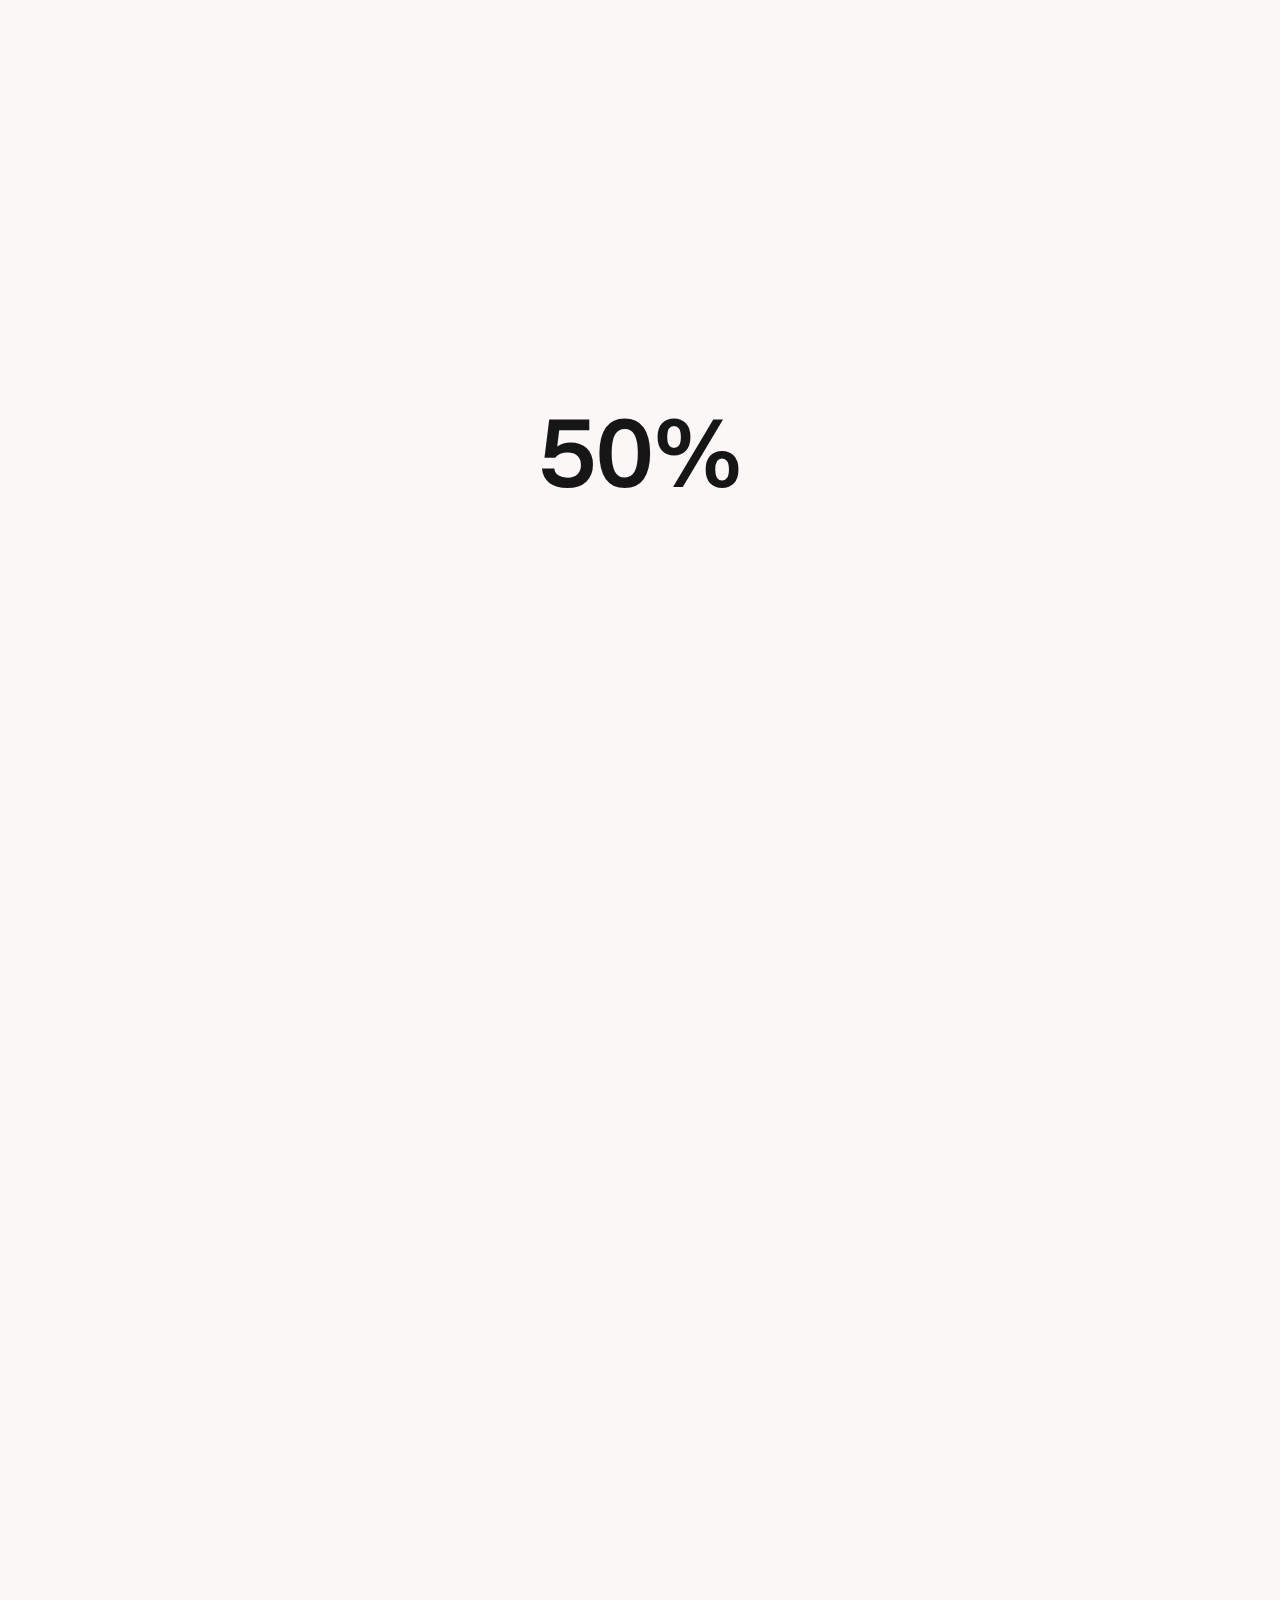
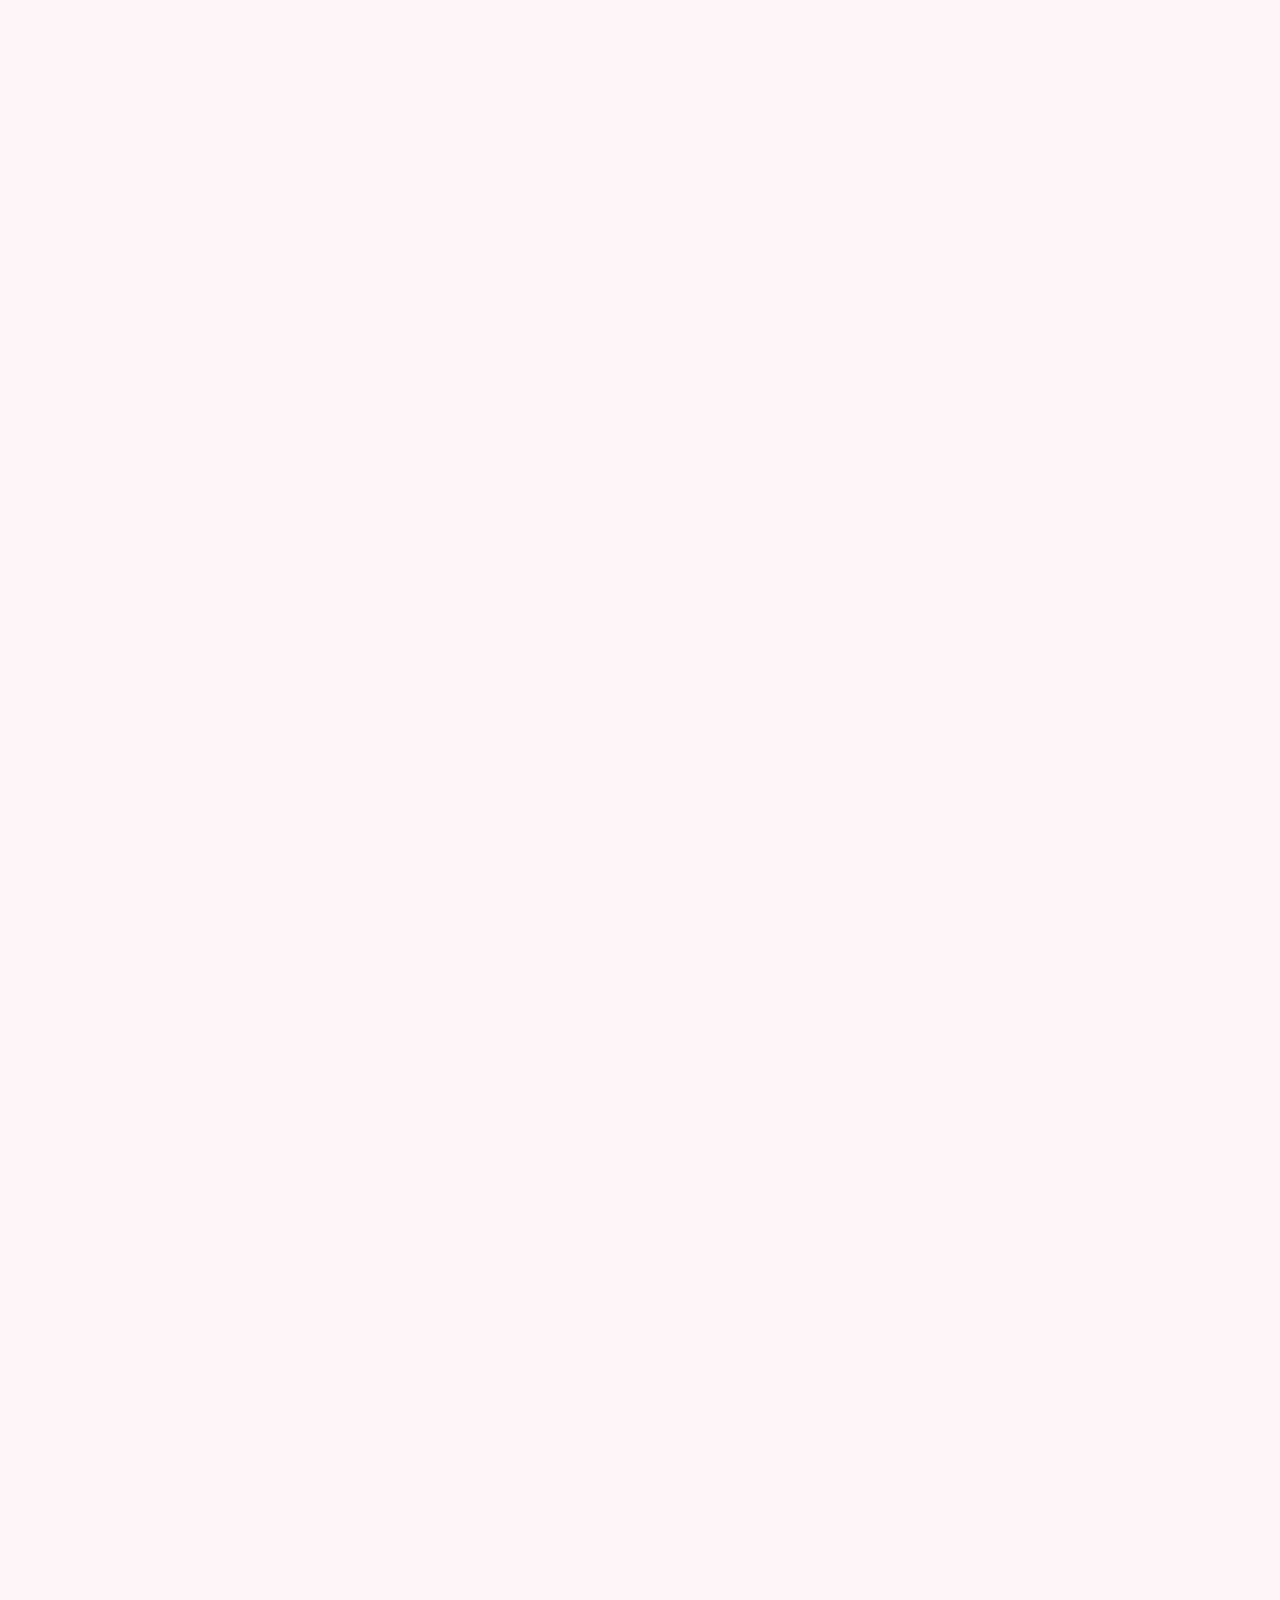
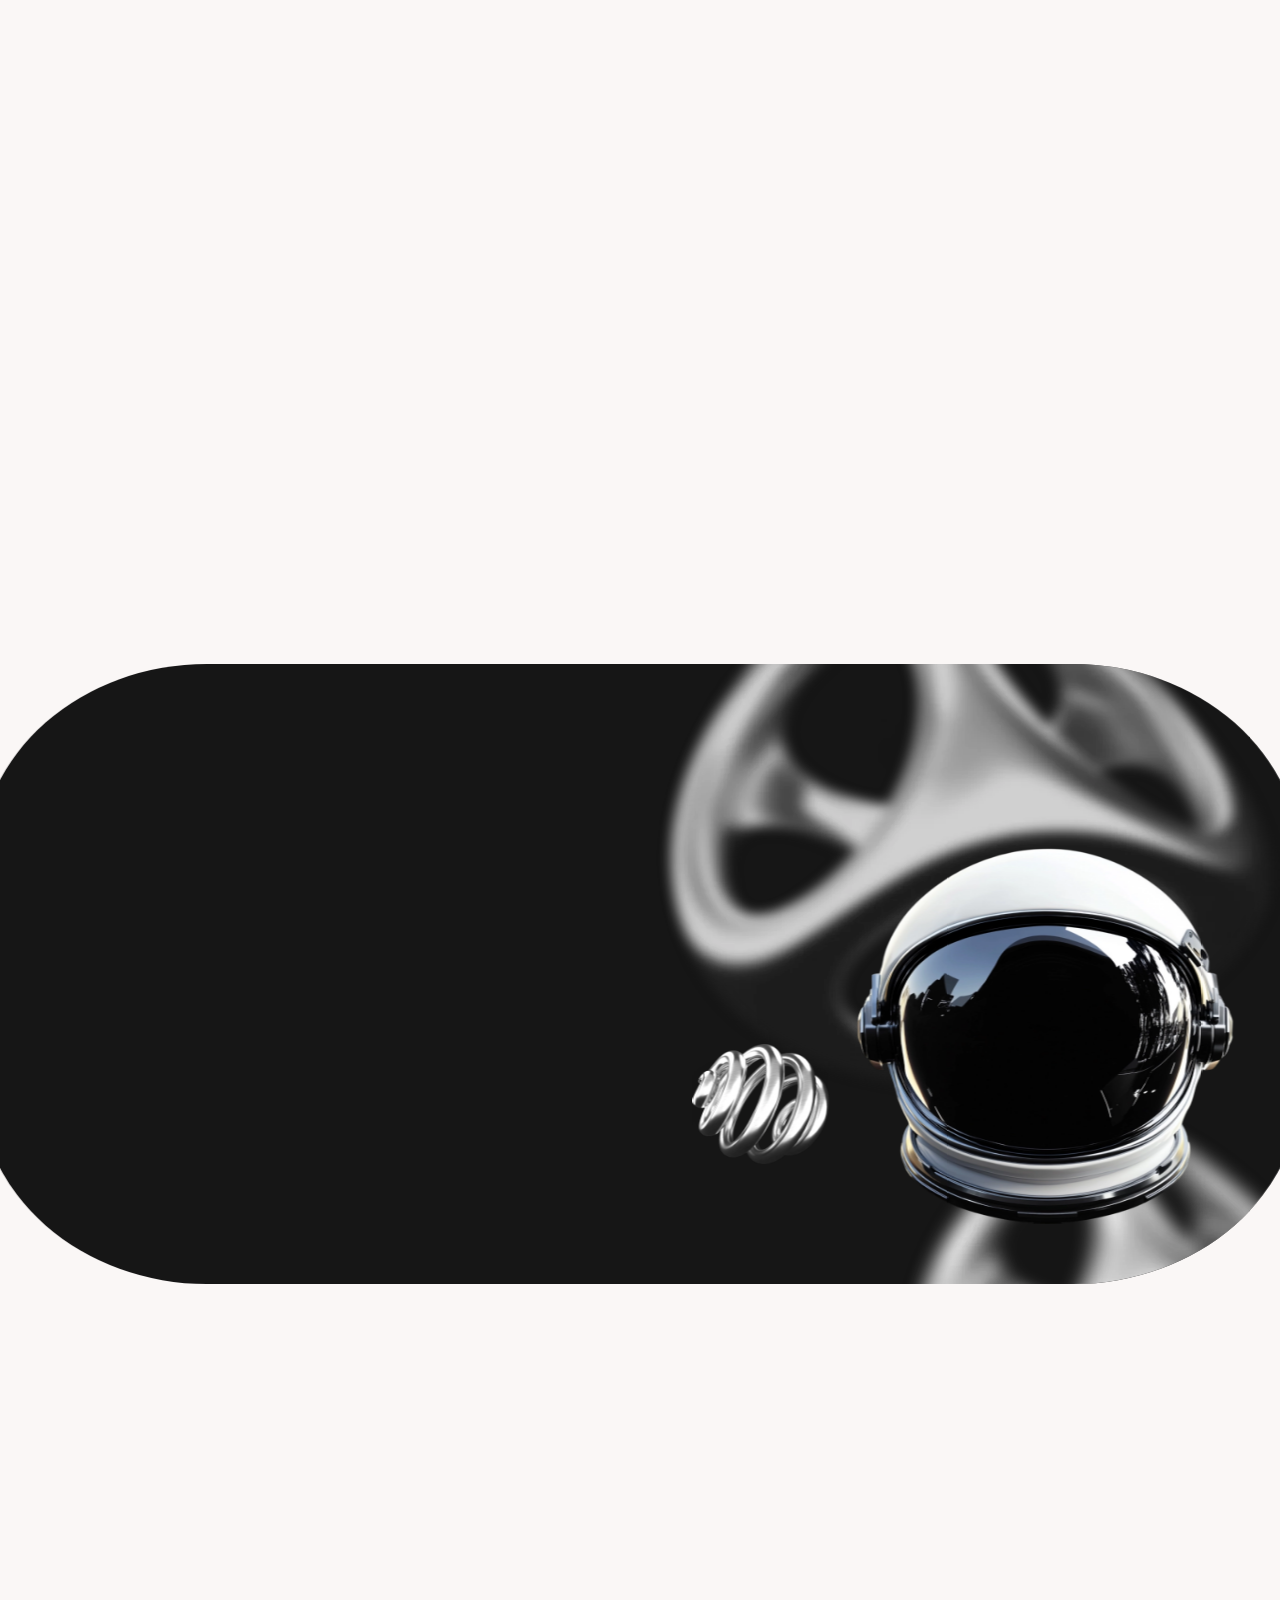
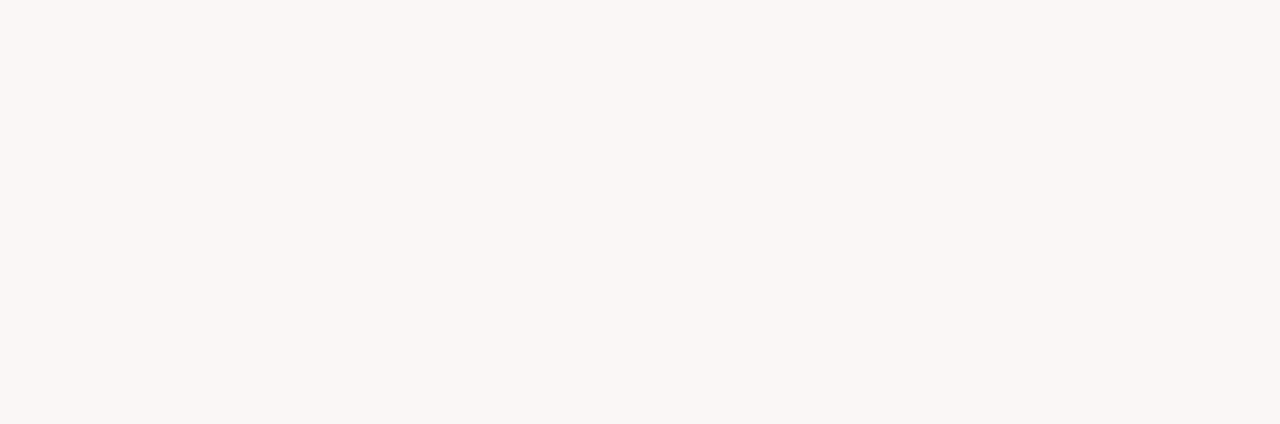
<file: works.html>
<!DOCTYPE html>
<html lang="en" dir="ltr">

<!-- Added by HTTrack -->
<meta http-equiv="content-type" content="text/html;charset=utf-8" /><!-- /Added by HTTrack -->

<head>
  <meta charset="UTF-8">

  <!-- Page Title -->
  <title>Rufat Rashidov Website</title>

  <!-- Meta Tags -->
  <meta name="description" content="Rufat Rashidov Website">
  <meta name="keywords" content="rufatrashidov, resume, portfolio, personal page, cv,">
  <meta name="author" content="mix_design">

  <!-- Viewport Meta-->
  <meta http-equiv="X-UA-Compatible" content="IE=edge">
  <meta name="viewport" content="width=device-width, initial-scale=1, maximum-scale=1">

  <!-- Template Favicon & Icons Start -->
  <link rel="icon" href="img/favicon/favicon.ico" sizes="any">
  <link rel="icon" href="img/favicon/icon.svg" type="image/svg+xml">
  <link rel=" " href="img/favicon/ .png">
  <link rel="manifest" href="img/favicon/manifest.webmanifest">
  <!-- Template Favicon & Icons End -->

  <!-- Facebook Metadata Start -->
  <meta property="og:image:height" content="1200">
  <meta property="og:image:width" content="1200">
  <meta property="og:title" content="Rufat Rashidov Website">
  <meta property="og:description" content="Rufat Rashidov Website">
  <meta property="og:image" content="img/og-image.html">
  <!-- Facebook Metadata End -->

  <!-- Template Styles Start -->
  <link rel="stylesheet" type="text/css" href="css/loaders/loader.min.css">
  <link rel="stylesheet" type="text/css" href="css/plugins.min.css">
  <link rel="stylesheet" type="text/css" href="css/main.min.css">
  <!-- Template Styles End -->

  <!-- Custom Browser Color Start -->
  <meta name="theme-color" media="(prefers-color-scheme: light)" content="#FAF7F6">
  <meta name="theme-color" media="(prefers-color-scheme: dark)" content="#161616">
  <meta name="msapplication-navbutton-color" content="#161616">
  <meta name="mobile-web-app-capable" content="yes">
  <meta name="apple-mobile-web-app-status-bar-style" content="black-translucent">
  <!-- Custom Browser Color End -->

</head>

<body>

  <!-- Loader Start -->
  <div id="loader" class="loader">
    <div class="loader__wrapper">
      <div class="loader__content">
        <div class="loader__count">
          <span class="count__text">0</span>
          <span class="count__percent">%</span>
        </div>
      </div>
    </div>
  </div>
  <!-- Loader End -->

  <!-- Menu & Menu Hamburger Start -->
  <nav class="mxd-nav__wrap" data-lenis-prevent="">

    <!-- Hamburger Start -->
    <div class="mxd-nav__contain loading__fade">
      <a href="#0" class="mxd-nav__hamburger">
        <!-- flip element -->
        <div class="hamburger__base"></div>
        <div class="hamburger__line"></div>
        <div class="hamburger__line"></div>
      </a>
    </div>
    <!-- Hamburger End -->

    <!-- Main Navigation Start -->
    <div class="mxd-menu__wrapper">
      <!-- background active layer -->
      <div class="mxd-menu__base"></div>
      <!-- menu container -->
      <div class="mxd-menu__contain">
        <div class="mxd-menu__inner">
          <!-- left side -->
          <div class="mxd-menu__left">
            <p class="mxd-menu__caption menu-fade-in">🎨 Innovative design<br>and cutting-edge development</p>
            <div class="main-menu">
              <nav class="main-menu__content">
                <ul id="main-menu" class="main-menu__accordion">
                  <li class="main-menu__item">
                    <a class="main-menu__link btn btn-anim" href="index.html">
                      <span class="btn-caption">Home Page</span>
                    </a>
                  </li>
                  <li class="main-menu__item">
                    <a class="main-menu__link btn btn-anim" href="about.html">
                      <span class="btn-caption">About</span>
                    </a>
                  </li>
                  <li class="main-menu__item">
                    <a class="main-menu__link btn btn-anim" href="services.html">
                      <span class="btn-caption">Services</span>
                    </a>
                  </li>
                  <li class="main-menu__item">
                    <a class="main-menu__link btn btn-anim" href="works.html">
                      <span class="btn-caption">Works</span>
                    </a>
                  </li>
                  <li class="main-menu__item">
                    <a class="main-menu__link btn btn-anim" href="contact.html">
                      <span class="btn-caption">Contact</span>
                    </a>
                  </li>
                </ul>
              </nav>
            </div>
          </div>
          <!-- right side -->
          <div class="mxd-menu__right">
            <div class="menu-promo">
              <div class="menu-promo__content">
                <p class="menu-promo__caption menu-fade-in">👋 Nice to see you!<br>
                  I'm Rufat Rashidov — a digital creative blending code and design.</p>
                <div class="menu-promo__video">
                  <video class="menu-video" id="inner-video" preload="auto" autoplay="autoplay" loop="loop"
                    muted="muted" poster="video/1920x1080_video-07.webp">
                    <source type="video/mp4" src="video/1920x1080_video-07.mp4">
                    <source type="video/webm" src="1920x1080_video-07.webm">
                    <source type="video/ogv" src="1920x1080_video-07.ogv">
                  </video>
                </div>
              </div>
            </div>
          </div>
        </div>
      </div>
    </div>
    <!-- Main Navigation End -->

  </nav>
  <!-- Menu & Menu Hamburger End -->

  <!-- Header Start -->
  <header id="header" class="mxd-header">
    <!-- header logo -->
    <div class="mxd-header__logo loading__fade">
      <a href="index.html" class="mxd-logo">
        <!-- logo text -->
        <span class="mxd-logo__text">Rufat<br>Rashidov</span>
      </a>
    </div>
    <!-- header controls -->
    <div class="mxd-header__controls loading__fade">
      <button id="color-switcher" class="mxd-color-switcher" type="button" role="switch" aria-label="light/dark mode"
        aria-checked="true"></button>
      <a class="btn btn-anim btn-default btn-mobile-icon btn-outline slide-right-up" href="contact.html">
        <span class="btn-caption">Say Hello</span>
        <i class="ph-bold ph-arrow-up-right"></i>
      </a>
    </div>
  </header>
  <!-- Header End -->
  <!-- Page Content Start -->
  <main id="mxd-page-content" class="mxd-page-content inner-page-content">

    <!-- Section - Projects Masonry & Headline #01 Start -->
    <div class="mxd-section mxd-section-inner-headline grid-headline padding-default">
      <div class="mxd-container grid-l-container">

        <!-- Block - Projects Masonry #01 with Section Title Start -->
        <div class="mxd-block loading-wrap">
          <div class="mxd-projects-masonry loading__item">
            <div class="container-fluid p-0">

              <!-- Portfolio Gallery Start -->
              <div class="row g-0 mxd-projects-masonry__gallery" data-masonry='{"percentPosition": true }'>
                <!-- portfolio gallery title -->
                <div class="col-12 col-xl-6 mxd-projects-masonry__title headline-title">
                  <div class="mxd-block__inner-headline">
                    <h1 class="inner-headline__title headline-img-before headline-img-07">Projects<br>to explore</h1>
                  </div>
                </div>
                <!-- portfolio gallery single item -->
                <div class="col-12 col-xl-6 mxd-project-item mxd-projects-masonry__item">
                  <a target="_blank" class="mxd-project-item__media masonry-media"
                    href="https://rufatrashidov.gumroad.com/l/payabank?layout=profile">
                    <div class="mxd-project-item__preview masonry-preview preview-image-1 parallax-img-small">
                      <!-- <img src="img/works/preview/1400x1400_prv-02.webp" alt="Image"> -->
                    </div>
                    <div class="mxd-project-item__tags">
                      <span class="tag tag-default tag-permanent">FINTECH</span>
                      <span class="tag tag-default tag-permanent">Mobile App</span>
                      <span class="tag tag-default tag-permanent">Banking App</span>
                    </div>
                  </a>
                  <div class="mxd-project-item__promo masonry-promo">
                    <div class="mxd-project-item__name">
                      <a target="_blank"
                        href="https://www.behance.net/gallery/219398045/Paya-Bank-Mobile-Banking-App-FinTech-UI-UX-Design"><span>Mobile
                          Banking App | FinTech |</span> UI UX Design</a>
                    </div>
                  </div>
                </div>
                <!-- portfolio gallery single item -->
                <div class="col-12 col-xl-6 mxd-project-item mxd-projects-masonry__item">
                  <a target="_blank" class="mxd-project-item__media masonry-media"
                    href="https://www.behance.net/gallery/226949815/Avesta-Finance-Dashboard-Banking-Managment">
                    <div class="mxd-project-item__preview masonry-preview preview-image-2 parallax-img-small">
                      <!-- <img src="img/works/preview/1400x1400_prv-01.webp" alt="Image"> -->
                    </div>
                    <div class="mxd-project-item__tags">
                      <span class="tag tag-default tag-permanent">UI/UX</span>
                      <span class="tag tag-default tag-permanent">Web design</span>
                      <span class="tag tag-default tag-permanent">Dashboard</span>
                    </div>
                  </a>
                  <div class="mxd-project-item__promo">
                    <div class="mxd-project-item__name">
                      <a target="_blank"
                        href="https://www.behance.net/gallery/226949815/Avesta-Finance-Dashboard-Banking-Managment"><span>Finance
                          Dashboard |</span>Banking Managment</a>
                    </div>
                  </div>
                </div>
                <!-- portfolio gallery single item -->
                <div class="col-12 col-xl-6 mxd-project-item mxd-projects-masonry__item">
                  <a target="_blank" class="mxd-project-item__media masonry-media"
                    href="https://www.behance.net/gallery/231907993/LUNIX-Mobile-App-UI-for-Hexabot-Control">
                    <div class="mxd-project-item__preview masonry-preview preview-image-3 parallax-img-small">
                      <!-- <img src="img/works/preview/1400x1400_prv-01.webp" alt="Image"> -->
                    </div>
                    <div class="mxd-project-item__tags">
                      <span class="tag tag-default tag-permanent">UI/UX</span>
                      <span class="tag tag-default tag-permanent">User Interface</span>
                      <span class="tag tag-default tag-permanent">Mobile App</span>
                    </div>
                  </a>
                  <div class="mxd-project-item__promo">
                    <div class="mxd-project-item__name">
                      <a target="_blank" href="https://rufatrashidov.gumroad.com/l/lunix"><span>Mobile App UI for
                          Hexabot Control</span> Hexabot Control</a>
                    </div>
                  </div>
                </div>
                <!-- portfolio gallery single item -->
                <div class="col-12 col-xl-6 mxd-project-item mxd-projects-masonry__item">
                  <a target="_blank" class="mxd-project-item__media masonry-media"
                    href="https://www.behance.net/gallery/217398395/IT-ACADEMY-WEBSITE-DESIGN">
                    <div class="mxd-project-item__preview masonry-preview preview-image-4 parallax-img-small">
                      <!-- <img src="img/works/preview/1400x1400_prv-01.webp" alt="Image"> -->
                    </div>
                    <div class="mxd-project-item__tags">
                      <span class="tag tag-default tag-permanent">UI/UX</span>
                      <span class="tag tag-default tag-permanent">Web design</span>
                      <span class="tag tag-default tag-permanent">Academy</span>
                    </div>
                  </a>
                  <div class="mxd-project-item__promo">
                    <div class="mxd-project-item__name">
                      <a target="_blank" href="https://rufatrashidov.gumroad.com/l/onlineacademy"><span>Online Academy
                        </span> Web Design Template</a>
                    </div>
                  </div>
                </div>
                <!-- portfolio gallery single item -->
                <div class="col-12 col-xl-6 mxd-project-item mxd-projects-masonry__item">
                  <a target="_blank" class="mxd-project-item__media masonry-media"
                    href="https://www.behance.net/gallery/182003085/(-Budget-Buddy-)-Finance-Mobile-App">
                    <div class="mxd-project-item__preview masonry-preview preview-image-5 parallax-img-small">
                      <!-- <img src="img/works/preview/1400x1400_prv-01.webp" alt="Image"> -->
                    </div>
                    <div class="mxd-project-item__tags">
                      <span class="tag tag-default tag-permanent">UI/UX</span>
                      <span class="tag tag-default tag-permanent">Finance</span>
                      <span class="tag tag-default tag-permanent">Community</span>
                    </div>
                  </a>
                  <div class="mxd-project-item__promo">
                    <div class="mxd-project-item__name">
                      <a target="_blank" href="https://rufatrashidov.gumroad.com/l/onlineacademy"><span>Cost Sharing
                        </span> Mobile App Design Template</a>
                    </div>
                  </div>
                </div>
                  <!-- portfolio gallery single item -->
                <div class="col-12 col-xl-6 mxd-project-item mxd-projects-masonry__item">
                  <a target="_blank" class="mxd-project-item__media masonry-media"
                    href="https://www.behance.net/gallery/184391333/Azerblast-Web-Site-UXUI-Case-study">
                    <div class="mxd-project-item__preview masonry-preview preview-image-7 parallax-img-small">
                      <!-- <img src="img/works/preview/1400x1400_prv-01.webp" alt="Image"> -->
                    </div>
                    <div class="mxd-project-item__tags">
                      <span class="tag tag-default tag-permanent">UI/UX</span>
                      <span class="tag tag-default tag-permanent">Web Design</span>
                    </div>
                  </a>
                  <div class="mxd-project-item__promo">
                    <div class="mxd-project-item__name">
                      <a target="_blank" href="https://www.behance.net/gallery/184391333/Azerblast-Web-Site-UXUI-Case-study"><span>Azerblast
                        </span> Web Site Design</a>
                    </div>
                  </div>
                </div>
                       <!-- portfolio gallery single item -->
                <div class="col-12 col-xl-6 mxd-project-item mxd-projects-masonry__item">
                  <a target="_blank" class="mxd-project-item__media masonry-media"
                    href="https://www.behance.net/gallery/224456691/Reseptim-Healthy-Care-Medical-App-Mobile-App">
                    <div class="mxd-project-item__preview masonry-preview preview-image-8 parallax-img-small">
                      <!-- <img src="img/works/preview/1400x1400_prv-01.webp" alt="Image"> -->
                    </div>
                    <div class="mxd-project-item__tags">
                      <span class="tag tag-default tag-permanent">UI/UX</span>
                      <span class="tag tag-default tag-permanent">Mobile Design</span>
                      <span class="tag tag-default tag-permanent">Healthy</span>
                    </div>
                  </a>
                  <div class="mxd-project-item__promo">
                    <div class="mxd-project-item__name">
                      <a target="_blank" href="https://www.behance.net/gallery/224456691/Reseptim-Healthy-Care-Medical-App-Mobile-App"><span>Reseptim
                        </span> Mobile App Redesign</a>
                    </div>
                  </div>
                </div>
                <!-- portfolio gallery single item -->
                <div class="col-12 col-xl-6 mxd-project-item mxd-projects-masonry__item">
                  <a target="_blank" class="mxd-project-item__media masonry-media"
                    href="https://www.behance.net/gallery/185184219/Corn-Processing-UXUI-Case-study-Website-Design">
                    <div class="mxd-project-item__preview masonry-preview preview-image-6 parallax-img-small">
                      <!-- <img src="img/works/preview/1400x1400_prv-01.webp" alt="Image"> -->
                    </div>
                    <div class="mxd-project-item__tags">
                      <span class="tag tag-default tag-permanent">Web Design</span>
                      <span class="tag tag-default tag-permanent">Branding</span>
                    </div>
                  </a>
                  <div class="mxd-project-item__promo">
                    <div class="mxd-project-item__name">
                      <a target="_blank" href="https://www.behance.net/gallery/185184219/Corn-Processing-UXUI-Case-study-Website-Design"><span>Corn Processing Company
                        </span> Web Design</a>
                    </div>
                  </div>
                </div>
              </div>
              <!-- Portfolio Gallery End -->

            </div>
          </div>
        </div>
        <!-- Block - Projects Masonry #01 with Section Title Start -->

      </div>
    </div>
    <!-- Section - Projects Masonry & Headline #01 End -->

    <!-- Section - CTA Start -->
    <div class="mxd-section overflow-hidden">
      <div class="mxd-container">

        <!-- Block - CTA Start -->
        <div class="mxd-block">
          <div class="mxd-promo">
            <div class="mxd-promo__inner anim-zoom-out-container">
              <!-- background -->
              <div class="mxd-promo__bg"></div>
              <!-- caption -->
              <div class="mxd-promo__content">
                <p class="mxd-promo__title anim-uni-in-up">
                  <span class="mxd-promo__icon">
                    <img src="img/icons/300x300_obj-cta-01.webp" alt="Icon">
                  </span>
                  <span class="mxd-promo__caption reveal-type">Let's talk about your project!</span>
                </p>
                <div class="mxd-promo__controls anim-uni-in-up">
                  <a class="btn btn-anim btn-default btn-large btn-additional slide-right-up" href="contact.html">
                    <span class="btn-caption">Contact Us</span>
                    <i class="ph-bold ph-arrow-up-right"></i>
                  </a>
                </div>
              </div>
              <!-- parallax images -->
              <div class="mxd-promo__images">
                <img class="promo-image promo-image-1" src="img/illustrations/cta-img-01.webp" alt="Image">
                <img class="promo-image promo-image-2" src="img/illustrations/cta-img-02.webp" alt="Image">
              </div>
            </div>
          </div>
        </div>
        <!-- Block - CTA End -->

      </div>
    </div>
    <!-- Section - CTA End -->

  </main>
  <!-- Page Content End -->


  <!-- Footer Start -->
  <footer id="mxd-footer" class="mxd-footer mt-5">

    <div class="mxd-footer__footer-blocks">
      <!-- single column -->
      <div class="footer-blocks__column animate-card-3">
        <!-- inner card -->
        <div class="footer-blocks__card fullheight-card">
          <!-- footer navigation -->
          <div class="footer-blocks__nav">
            <ul class="footer-nav">
              <li class="footer-nav__item anim-uni-in-up">
                <a href="index.html" class="footer-nav__link btn-anim">
                  <span class="btn-caption">Home</span>
                </a>
              </li>
              <li class="footer-nav__item anim-uni-in-up">
                <a href="about.html" class="footer-nav__link btn-anim">
                  <span class="btn-caption">About</span>
                </a>
              </li>
              <li class="footer-nav__item anim-uni-in-up">
                <a href="services.html" class="footer-nav__link btn-anim">
                  <span class="btn-caption">Services</span>
                </a>
              </li>
              <li class="footer-nav__item anim-uni-in-up">
                <a href="works.html" class="footer-nav__link btn-anim">
                  <span class="btn-caption">Works</span>
                </a>
                <p class="footer-nav__counter">
                  <svg version="1.1" xmlns="http://www.w3.org/2000/svg" x="0px" y="0px" width="20px" height="20px"
                    viewBox="0 0 20 20" fill="currentColor">
                    <path fill="currentColor" d="M19.6,9.6c0,0-3,0-4,0c-0.4,0-1.8-0.2-1.8-0.2c-0.6-0.1-1.1-0.2-1.6-0.6c-0.5-0.3-0.9-0.8-1.2-1.2
                        c-0.3-0.4-0.4-0.9-0.5-1.4c0,0-0.1-1.1-0.2-1.5c-0.1-1.1,0-4.4,0-4.4C10.4,0.2,10.2,0,10,0S9.6,0.2,9.6,0.4c0,0,0.1,3.3,0,4.4
                        c0,0.4-0.2,1.5-0.2,1.5C9.4,6.7,9.2,7.2,9,7.6C8.7,8.1,8.2,8.5,7.8,8.9c-0.5,0.3-1,0.5-1.6,0.6c0,0-1.2,0.1-1.7,0.2
                        c-1,0.1-4.2,0-4.2,0C0.2,9.6,0,9.8,0,10c0,0.2,0.2,0.4,0.4,0.4c0,0,3.1-0.1,4.2,0c0.4,0,1.7,0.2,1.7,0.2c0.6,0.1,1.1,0.2,1.6,0.6
                        c0.4,0.3,0.8,0.7,1.1,1.1c0.3,0.5,0.5,1,0.6,1.6c0,0,0.1,1.3,0.2,1.7c0,1,0,4.1,0,4.1c0,0.2,0.2,0.4,0.4,0.4s0.4-0.2,0.4-0.4
                        c0,0,0-3.1,0-4.1c0-0.4,0.2-1.7,0.2-1.7c0.1-0.6,0.2-1.1,0.6-1.6c0.3-0.4,0.7-0.8,1.1-1.1c0.5-0.3,1-0.5,1.6-0.6
                        c0,0,1.3-0.1,1.8-0.2c1,0,4,0,4,0c0.2,0,0.4-0.2,0.4-0.4C20,9.8,19.8,9.6,19.6,9.6L19.6,9.6z">
                    </path>
                  </svg>
                  <span>10</span>
                </p>
              </li>
              <li class="footer-nav__item anim-uni-in-up">
                <a href="contact.html" class="footer-nav__link btn-anim">
                  <span class="btn-caption">Contact</span>
                </a>
              </li>
            </ul>
          </div>
          <!-- links -->
          <div class="footer-blocks__links anim-uni-in-up">
            <span class="btn-caption">Rufat Rashidov </span>
          </div>
        </div>
      </div>
      <!-- single column -->
      <div class="footer-blocks__column animate-card-3">
        <!-- inner card -->
        <div class="footer-blocks__card">
          <p class="mxd-point-subtitle anim-uni-in-up">
            <svg version="1.1" xmlns="http://www.w3.org/2000/svg" x="0px" y="0px" width="20px" height="20px"
              viewBox="0 0 20 20" fill="currentColor">
              <path fill="currentColor" d="M19.6,9.6c0,0-3,0-4,0c-0.4,0-1.8-0.2-1.8-0.2c-0.6-0.1-1.1-0.2-1.6-0.6c-0.5-0.3-0.9-0.8-1.2-1.2
                  c-0.3-0.4-0.4-0.9-0.5-1.4c0,0-0.1-1.1-0.2-1.5c-0.1-1.1,0-4.4,0-4.4C10.4,0.2,10.2,0,10,0S9.6,0.2,9.6,0.4c0,0,0.1,3.3,0,4.4
                  c0,0.4-0.2,1.5-0.2,1.5C9.4,6.7,9.2,7.2,9,7.6C8.7,8.1,8.2,8.5,7.8,8.9c-0.5,0.3-1,0.5-1.6,0.6c0,0-1.2,0.1-1.7,0.2
                  c-1,0.1-4.2,0-4.2,0C0.2,9.6,0,9.8,0,10c0,0.2,0.2,0.4,0.4,0.4c0,0,3.1-0.1,4.2,0c0.4,0,1.7,0.2,1.7,0.2c0.6,0.1,1.1,0.2,1.6,0.6
                  c0.4,0.3,0.8,0.7,1.1,1.1c0.3,0.5,0.5,1,0.6,1.6c0,0,0.1,1.3,0.2,1.7c0,1,0,4.1,0,4.1c0,0.2,0.2,0.4,0.4,0.4s0.4-0.2,0.4-0.4
                  c0,0,0-3.1,0-4.1c0-0.4,0.2-1.7,0.2-1.7c0.1-0.6,0.2-1.1,0.6-1.6c0.3-0.4,0.7-0.8,1.1-1.1c0.5-0.3,1-0.5,1.6-0.6
                  c0,0,1.3-0.1,1.8-0.2c1,0,4,0,4,0c0.2,0,0.4-0.2,0.4-0.4C20,9.8,19.8,9.6,19.6,9.6L19.6,9.6z"></path>
            </svg>
            <a href="mailto:hello@rufatrashidov.com">hello@rufatrashidov.com</a>
          </p>
        </div>
        <!-- inner card -->
        <div class="footer-blocks__card">
          <p class="mxd-point-subtitle anim-uni-in-up">
            <svg version="1.1" xmlns="http://www.w3.org/2000/svg" x="0px" y="0px" width="20px" height="20px"
              viewBox="0 0 20 20" fill="currentColor">
              <path fill="currentColor" d="M19.6,9.6c0,0-3,0-4,0c-0.4,0-1.8-0.2-1.8-0.2c-0.6-0.1-1.1-0.2-1.6-0.6c-0.5-0.3-0.9-0.8-1.2-1.2
                  c-0.3-0.4-0.4-0.9-0.5-1.4c0,0-0.1-1.1-0.2-1.5c-0.1-1.1,0-4.4,0-4.4C10.4,0.2,10.2,0,10,0S9.6,0.2,9.6,0.4c0,0,0.1,3.3,0,4.4
                  c0,0.4-0.2,1.5-0.2,1.5C9.4,6.7,9.2,7.2,9,7.6C8.7,8.1,8.2,8.5,7.8,8.9c-0.5,0.3-1,0.5-1.6,0.6c0,0-1.2,0.1-1.7,0.2
                  c-1,0.1-4.2,0-4.2,0C0.2,9.6,0,9.8,0,10c0,0.2,0.2,0.4,0.4,0.4c0,0,3.1-0.1,4.2,0c0.4,0,1.7,0.2,1.7,0.2c0.6,0.1,1.1,0.2,1.6,0.6
                  c0.4,0.3,0.8,0.7,1.1,1.1c0.3,0.5,0.5,1,0.6,1.6c0,0,0.1,1.3,0.2,1.7c0,1,0,4.1,0,4.1c0,0.2,0.2,0.4,0.4,0.4s0.4-0.2,0.4-0.4
                  c0,0,0-3.1,0-4.1c0-0.4,0.2-1.7,0.2-1.7c0.1-0.6,0.2-1.1,0.6-1.6c0.3-0.4,0.7-0.8,1.1-1.1c0.5-0.3,1-0.5,1.6-0.6
                  c0,0,1.3-0.1,1.8-0.2c1,0,4,0,4,0c0.2,0,0.4-0.2,0.4-0.4C20,9.8,19.8,9.6,19.6,9.6L19.6,9.6z"></path>
            </svg>
            <a href="tel:+12127089400">+994 50 979 50 18</a>
          </p>
        </div>
        <!-- inner card -->
        <div class="footer-blocks__card fill-card notify">
          <!-- card title -->
          <div class="footer-blocks__title anim-uni-in-up">
            <p class="footer-blocks__title-m">Subscribe to our insights:</p>
          </div>
          <!-- subscribe form container -->
          <div class="form-container anim-uni-in-up">
            <!-- reply messages -->
            <div class="form__reply subscription-ok">
              <span class="reply__text">Done! Thanks for subscribing.</span>
            </div>
            <div class="form__reply subscription-error">
              <span class="reply__text">Ooops! Something went wrong. Please try again later.</span>
            </div>
            <!-- subscribe form -->
            <form class="form notify-form form-light">
              <input type="email" placeholder="Your Email" required>
              <button class="btn btn-form btn-absolute-right btn-muted slide-right-up anim-no-delay" type="submit">
                <i class="ph ph-arrow-up-right"></i>
              </button>
            </form>
          </div>
        </div>
      </div>
      <!-- single column -->
      <div class="footer-blocks__column animate-card-3">
        <!-- inner card -->
        <div class="footer-blocks__card fullheight-card">
          <!-- nav block -->
          <div class="footer-blocks__block">
            <!-- card title -->
            <div class="footer-blocks__title anim-uni-in-up">
              <p class="footer-blocks__title-l">Ecosystem</p>
            </div>
            <!-- footer socials -->
            <div class="footer-blocks__socials">
              <ul class="footer-socials">
                <li class="footer-socials__item anim-uni-in-up"><a href="https://www.behance.net/rufatrashidov"
                    class="footer-socials__link" target="_blank">Behance</a></li>
                <li class="footer-socials__item anim-uni-in-up"><a href="https://www.figma.com/@rufatrashidov"
                    class="footer-socials__link" target="_blank">Figma Community</a></li>
                <li class="footer-socials__item anim-uni-in-up"><a href="https://www.linkedin.com/in/rufatrashidov/"
                    class="footer-socials__link" target="_blank">Linkedin</a></li>
                <li class="footer-socials__item anim-uni-in-up"><a href="https://www.gumroad.com/rufatrashidov/"
                    class="footer-socials__link" target="_blank">Gumroad</a></li>
                <li class="footer-socials__item anim-uni-in-up"><a href="https://dribbble.com/rufatrashidov"
                    class="footer-socials__link" target="_blank">Dribbble</a></li>
                <li class="footer-socials__item anim-uni-in-up"><a href="https://www.bento.me/rufatrashidov/"
                    class="footer-socials__link" target="_blank">Bento</a></li>
                <li class="footer-socials__item anim-uni-in-up"><a href="https://www.instagram.com/ruffryderr/"
                    class="footer-socials__link" target="_blank">Instagram</a></li>
                <li class="footer-socials__item anim-uni-in-up"><a href="https://t.me/ruffryderr"
                    class="footer-socials__link" target="_blank">Telegram</a></li>

              </ul>
            </div>
          </div>
          <!-- links -->
          <div class="footer-blocks__links anim-uni-in-up">
            <p class="t-xsmall t-muted">
              <a class="no-effect" href="https://www.gumroad.com/rufatrashidov/" target="_blank">Buy Product</a>

            </p>
          </div>
        </div>
      </div>
    </div>
    <!-- Footer Block - Info Columns End -->

  </footer>
  <!-- Footer End -->

  <!-- To Top Button Start -->
  <a href="#0" id="to-top" class="btn btn-to-top slide-up anim-no-delay">
    <i class="ph ph-arrow-up"></i>
  </a>
  <!-- To Top Button End -->

  <!-- Load Scripts Start -->
  <script src="js/libs.min.js"></script>
  <script src="js/app.min.js"></script>
  <!-- Load Scripts End -->

</body>

</html>
</file>
<file: css/loaders/loader.min.css>
/*! ------------------------------------------------
 * Project Name: Rayo - Digital Agency & Personal Portfolio HTML Template
 * Project Description: Elevate your digital presence with Rayo - dynamic and stylish HTML template designed for creative agencies and personal brands. With modern layouts, smooth interactions and a polished aesthetic, Rayo template helps showcase projects, services and expertise with clarity and impact.
 * Tags: mix_design, resume, portfolio, personal page, cv, template, one page, responsive, html5, css3, creative, clean, agency, studio 
 * Version: 1.0.0
 * Build Date: July 2025
 * Last Update: July 2025
 * This product is available exclusively on Themeforest
 * Author: mix_design
 * Author URI: https://themeforest.net/user/mix_design *//*! File name: loader.css
 * ------------------------------------------------
 *
 * ------------------------------------------------
 * Table of Contents
 * ------------------------------------------------
 *  01. Loader Styles
 * ------------------------------------------------
 * Table of Contents End
 * ------------------------------------------------ */:root{--_size:1.8rem;--_font-default:"Funnel Sans",sans-serif;--_font-accent:"Funnel Display",sans-serif;--_radius-s:1rem;--_radius-m:1.6rem;--_radius-pt-m:1.6rem;--_radius-l:3.8rem;--_radius-xl:6rem;--_animspeed-fast:0.1s;--_animspeed-medium:0.3s;--_animspeed-slow:0.6s;--_animbezier:cubic-bezier(0.23, 0.65, 0.74, 1.09);--base--light:#FAF7F6;--base-rgb--light:250,247,246;--base-tint--light:#FFFFFF;--base-shade--light:#e0dddb;--base-opp--light:#161616;--base-opp-tint--light:#1C1C1C;--accent--light:#9F8BE7;--accent-rgb--light:159,139,231;--additional--light:#DDF160;--additional-rgb--light:221,241,96;--neutral-transparent--light:rgba(255, 255, 255, 0.3);--st-bright--light:#161616;--st-medium--light:#7C7C7C;--st-muted--light:#E0DDDB;--st-opp-bright--light:#FFFFFF;--fw-regular--light:400;--fw-medium--light:600;--fw-semibold--light:700;--fw-bold--light:800;--fw-regular-opp--light:300;--fw-medium-opp--light:500;--t-bright--light:#161616;--t-medium--light:#303030;--t-muted--light:#585858;--t-muted-extra--light:#B2AEAD;--t-opp-bright--light:#FFFFFF;--t-opp-medium--light:#ACACAC;--t-opp-muted--light:#838383;--bg-demo-screen-01--light:url(../img/demo/screens/01.html);--bg-demo-screen-02--light:url(../img/demo/screens/02.html);--bg-demo-screen-03--light:url(../img/demo/screens/03.html);--bg-demo-screen-04--light:url(../img/demo/screens/04.html);--bg-demo-screen-05--light:url(../img/demo/screens/05.html);--bg-demo-screen-06--light:url(../img/demo/screens/06.html);--bg-demo-screen-07--light:url(../img/demo/screens/07.html);--bg-demo-screen-08--light:url(../img/demo/screens/08.html);--bg-demo-screen-09--light:url(../img/demo/screens/09.html);--base--dark:#161616;--base-rgb--dark:22,22,22;--base-tint--dark:#1C1C1C;--base-shade--dark:#0a0a0a;--base-opp--dark:#FAF7F6;--base-opp-tint--dark:#ffffff;--accent--dark:#DDF160;--accent-rgb--dark:221,241,96;--additional--dark:#9F8BE7;--additional-rgb--dark:159,139,231;--neutral-transparent--dark:rgba(0, 0, 0, 0.3);--st-bright--dark:#FFFFFF;--st-medium--dark:#646464;--st-muted--dark:#252525;--st-opp-bright--dark:#0f0f0f;--fw-regular--dark:300;--fw-medium--dark:500;--fw-semibold--dark:600;--fw-bold--dark:700;--fw-regular-opp--dark:400;--fw-medium-opp--dark:600;--t-bright--dark:#FFFFFF;--t-medium--dark:#ACACAC;--t-muted--dark:#838383;--t-muted-extra--dark:#535151;--t-opp-bright--dark:#161616;--t-opp-medium--dark:#303030;--t-opp-muted--dark:#969696;--bg-demo-screen-01--dark:url(../img/demo/screens/01-d.html);--bg-demo-screen-02--dark:url(../img/demo/screens/02-d.html);--bg-demo-screen-03--dark:url(../img/demo/screens/03-d.html);--bg-demo-screen-04--dark:url(../img/demo/screens/04-d.html);--bg-demo-screen-05--dark:url(../img/demo/screens/05-d.html);--bg-demo-screen-06--dark:url(../img/demo/screens/06-d.html);--bg-demo-screen-07--dark:url(../img/demo/screens/07-d.html);--bg-demo-screen-08--dark:url(../img/demo/screens/08-d.html);--bg-demo-screen-09--dark:url(../img/demo/screens/09-d.html);--pt-base:#FFFFFF;--pt-base-dark:#161616;--pt-t-light-bright:#FFFFFF;--pt-t-dark-bright:#161616;--pt-st-light-bright:#FFFFFF;--pt-st-dark-bright:#161616;--pt-purple-rgb:159,139,231;--pt-purple-dark-rgb:33,10,113;--nl-white:#ffffff;--nl-black:#000000}@media only screen and (min-width:768px){:root{--_radius-m:2.6rem;--_radius-l:5rem;--_radius-xl:8rem}}@media only screen and (min-width:1200px){:root{--_radius-xl:8rem}}@media (prefers-color-scheme:light){:root{--base:var(--base--light);--base-rgb:var(--base-rgb--light);--base-tint:var(--base-tint--light);--base-shade:var(--base-shade--light);--base-opp:var(--base-opp--light);--base-opp-tint:var(--base-opp-tint--light);--accent:var(--accent--light);--accent-rgb:var(--accent-rgb--light);--additional:var(--additional--light);--additional-rgb:var(--additional-rgb--light);--neutral-transparent:var(--neutral-transparent--light);--st-bright:var(--st-bright--light);--st-medium:var(--st-medium--light);--st-muted:var(--st-muted--light);--st-opp-bright:var(--st-opp-bright--light);--fw-regular:var(--fw-regular--light);--fw-medium:var(--fw-medium--light);--fw-semibold:var(--fw-semibold--light);--fw-bold:var(--fw-bold--light);--fw-regular-opp:var(--fw-regular-opp--light);--fw-medium-opp:var(--fw-medium-opp--light);--t-bright:var(--t-bright--light);--t-medium:var(--t-medium--light);--t-muted:var(--t-muted--light);--t-muted-extra:var(--t-muted-extra--light);--t-opp-bright:var(--t-opp-bright--light);--t-opp-medium:var(--t-opp-medium--light);--t-opp-muted:var(--t-opp-muted--light);--bg-demo-screen-01:var(--bg-demo-screen-01--light);--bg-demo-screen-02:var(--bg-demo-screen-02--light);--bg-demo-screen-03:var(--bg-demo-screen-03--light);--bg-demo-screen-04:var(--bg-demo-screen-04--light);--bg-demo-screen-05:var(--bg-demo-screen-05--light);--bg-demo-screen-06:var(--bg-demo-screen-06--light);--bg-demo-screen-07:var(--bg-demo-screen-07--light);--bg-demo-screen-08:var(--bg-demo-screen-08--light);--bg-demo-screen-09:var(--bg-demo-screen-09--light)}}@media (prefers-color-scheme:dark){:root{--base:var(--base--dark);--base-rgb:var(--base-rgb--dark);--base-tint:var(--base-tint--dark);--base-shade:var(--base-shade--dark);--base-opp:var(--base-opp--dark);--base-opp-tint:var(--base-opp-tint--dark);--accent:var(--accent--dark);--accent-rgb:var(--accent-rgb--dark);--additional:var(--additional--dark);--additional-rgb:var(--additional-rgb--dark);--neutral-transparent:var(--neutral-transparent--dark);--st-bright:var(--st-bright--dark);--st-medium:var(--st-medium--dark);--fw-semibold:var(--fw-semibold--dark);--st-muted:var(--st-muted--dark);--st-opp-bright:var(--st-opp-bright--dark);--fw-regular:var(--fw-regular--dark);--fw-medium:var(--fw-medium--dark);--fw-bold:var(--fw-bold--dark);--fw-regular-opp:var(--fw-regular-opp--dark);--fw-medium-opp:var(--fw-medium-opp--dark);--t-bright:var(--t-bright--dark);--t-medium:var(--t-medium--dark);--t-muted:var(--t-muted--dark);--t-muted-extra:var(--t-muted-extra--dark);--t-opp-bright:var(--t-opp-bright--dark);--t-opp-medium:var(--t-opp-medium--dark);--t-opp-muted:var(--t-opp-muted--dark);--bg-demo-screen-01:var(--bg-demo-screen-01--dark);--bg-demo-screen-02:var(--bg-demo-screen-02--dark);--bg-demo-screen-03:var(--bg-demo-screen-03--dark);--bg-demo-screen-04:var(--bg-demo-screen-04--dark);--bg-demo-screen-05:var(--bg-demo-screen-05--dark);--bg-demo-screen-06:var(--bg-demo-screen-06--dark);--bg-demo-screen-07:var(--bg-demo-screen-07--dark);--bg-demo-screen-08:var(--bg-demo-screen-08--dark);--bg-demo-screen-09:var(--bg-demo-screen-09--dark)}}[color-scheme=light]{--base:var(--base--light);--base-rgb:var(--base-rgb--light);--base-tint:var(--base-tint--light);--base-shade:var(--base-shade--light);--base-opp:var(--base-opp--light);--base-opp-tint:var(--base-opp-tint--light);--accent:var(--accent--light);--accent-rgb:var(--accent-rgb--light);--additional:var(--additional--light);--additional-rgb:var(--additional-rgb--light);--neutral-transparent:var(--neutral-transparent--light);--st-bright:var(--st-bright--light);--st-medium:var(--st-medium--light);--st-muted:var(--st-muted--light);--st-opp-bright:var(--st-opp-bright--light);--fw-regular:var(--fw-regular--light);--fw-medium:var(--fw-medium--light);--fw-semibold:var(--fw-semibold--light);--fw-bold:var(--fw-bold--light);--fw-regular-opp:var(--fw-regular-opp--light);--fw-medium-opp:var(--fw-medium-opp--light);--t-bright:var(--t-bright--light);--t-medium:var(--t-medium--light);--t-muted:var(--t-muted--light);--t-muted-extra:var(--t-muted-extra--light);--t-opp-bright:var(--t-opp-bright--light);--t-opp-medium:var(--t-opp-medium--light);--t-opp-muted:var(--t-opp-muted--light);--bg-demo-screen-01:var(--bg-demo-screen-01--light);--bg-demo-screen-02:var(--bg-demo-screen-02--light);--bg-demo-screen-03:var(--bg-demo-screen-03--light);--bg-demo-screen-04:var(--bg-demo-screen-04--light);--bg-demo-screen-05:var(--bg-demo-screen-05--light);--bg-demo-screen-06:var(--bg-demo-screen-06--light);--bg-demo-screen-07:var(--bg-demo-screen-07--light);--bg-demo-screen-08:var(--bg-demo-screen-08--light);--bg-demo-screen-09:var(--bg-demo-screen-09--light)}[color-scheme=dark]{--base:var(--base--dark);--base-rgb:var(--base-rgb--dark);--base-tint:var(--base-tint--dark);--base-shade:var(--base-shade--dark);--base-opp:var(--base-opp--dark);--base-opp-tint:var(--base-opp-tint--dark);--accent:var(--accent--dark);--accent-rgb:var(--accent-rgb--dark);--additional:var(--additional--dark);--additional-rgb:var(--additional-rgb--dark);--neutral-transparent:var(--neutral-transparent--dark);--st-bright:var(--st-bright--dark);--st-medium:var(--st-medium--dark);--st-muted:var(--st-muted--dark);--st-opp-bright:var(--st-opp-bright--dark);--fw-regular:var(--fw-regular--dark);--fw-medium:var(--fw-medium--dark);--fw-semibold:var(--fw-semibold--dark);--fw-bold:var(--fw-bold--dark);--fw-regular-opp:var(--fw-regular-opp--dark);--fw-medium-opp:var(--fw-medium-opp--dark);--t-bright:var(--t-bright--dark);--t-medium:var(--t-medium--dark);--t-muted:var(--t-muted--dark);--t-muted-extra:var(--t-muted-extra--dark);--t-opp-bright:var(--t-opp-bright--dark);--t-opp-medium:var(--t-opp-medium--dark);--t-opp-muted:var(--t-opp-muted--dark);--bg-demo-screen-01:var(--bg-demo-screen-01--dark);--bg-demo-screen-02:var(--bg-demo-screen-02--dark);--bg-demo-screen-03:var(--bg-demo-screen-03--dark);--bg-demo-screen-04:var(--bg-demo-screen-04--dark);--bg-demo-screen-05:var(--bg-demo-screen-05--dark);--bg-demo-screen-06:var(--bg-demo-screen-06--dark);--bg-demo-screen-07:var(--bg-demo-screen-07--dark);--bg-demo-screen-08:var(--bg-demo-screen-08--dark);--bg-demo-screen-09:var(--bg-demo-screen-09--dark)}.loader{position:fixed;top:0;right:0;bottom:0;left:0;z-index:1000}.loader.loaded{opacity:0;visibility:hidden}.loader__wrapper{position:absolute;top:0;width:100%;height:100%;background:var(--base);color:var(--t-bright);display:-webkit-box;display:-moz-box;display:-ms-flexbox;display:flex;-webkit-box-pack:center;-moz-box-pack:center;-ms-flex-pack:center;justify-content:center;-webkit-box-align:center;-moz-box-align:center;-ms-flex-align:center;align-items:center}.loader__content{position:absolute;left:50%;top:50%;bottom:auto;right:auto;-webkit-transform:translateX(-50%) translateY(-50%);-moz-transform:translateX(-50%) translateY(-50%);-ms-transform:translateX(-50%) translateY(-50%);transform:translateX(-50%) translateY(-50%);display:-webkit-box;display:-moz-box;display:-ms-flexbox;display:flex;-webkit-box-pack:center;-moz-box-pack:center;-ms-flex-pack:center;justify-content:center;width:100%;z-index:2;color:var(--t-bright);overflow:hidden}.loader__count{display:-webkit-box;display:-moz-box;display:-ms-flexbox;display:flex;-webkit-box-pack:end;-moz-box-pack:end;-ms-flex-pack:end;justify-content:end;overflow:hidden;line-height:1}.loader__count span{display:-webkit-inline-box;display:-moz-inline-box;display:-ms-inline-flexbox;display:inline-flex;font:normal var(--fw-medium) 6rem/.9 var(--_font-accent);letter-spacing:-.06rem;color:var(--t-bright)}@media only screen and (min-width:768px){.loader__count span{font-size:8rem}}@media only screen and (min-width:1200px){.loader__count span{font-size:10rem}}@media only screen and (min-width:1600px){.loader__count span{font-size:12rem}}
</file>
